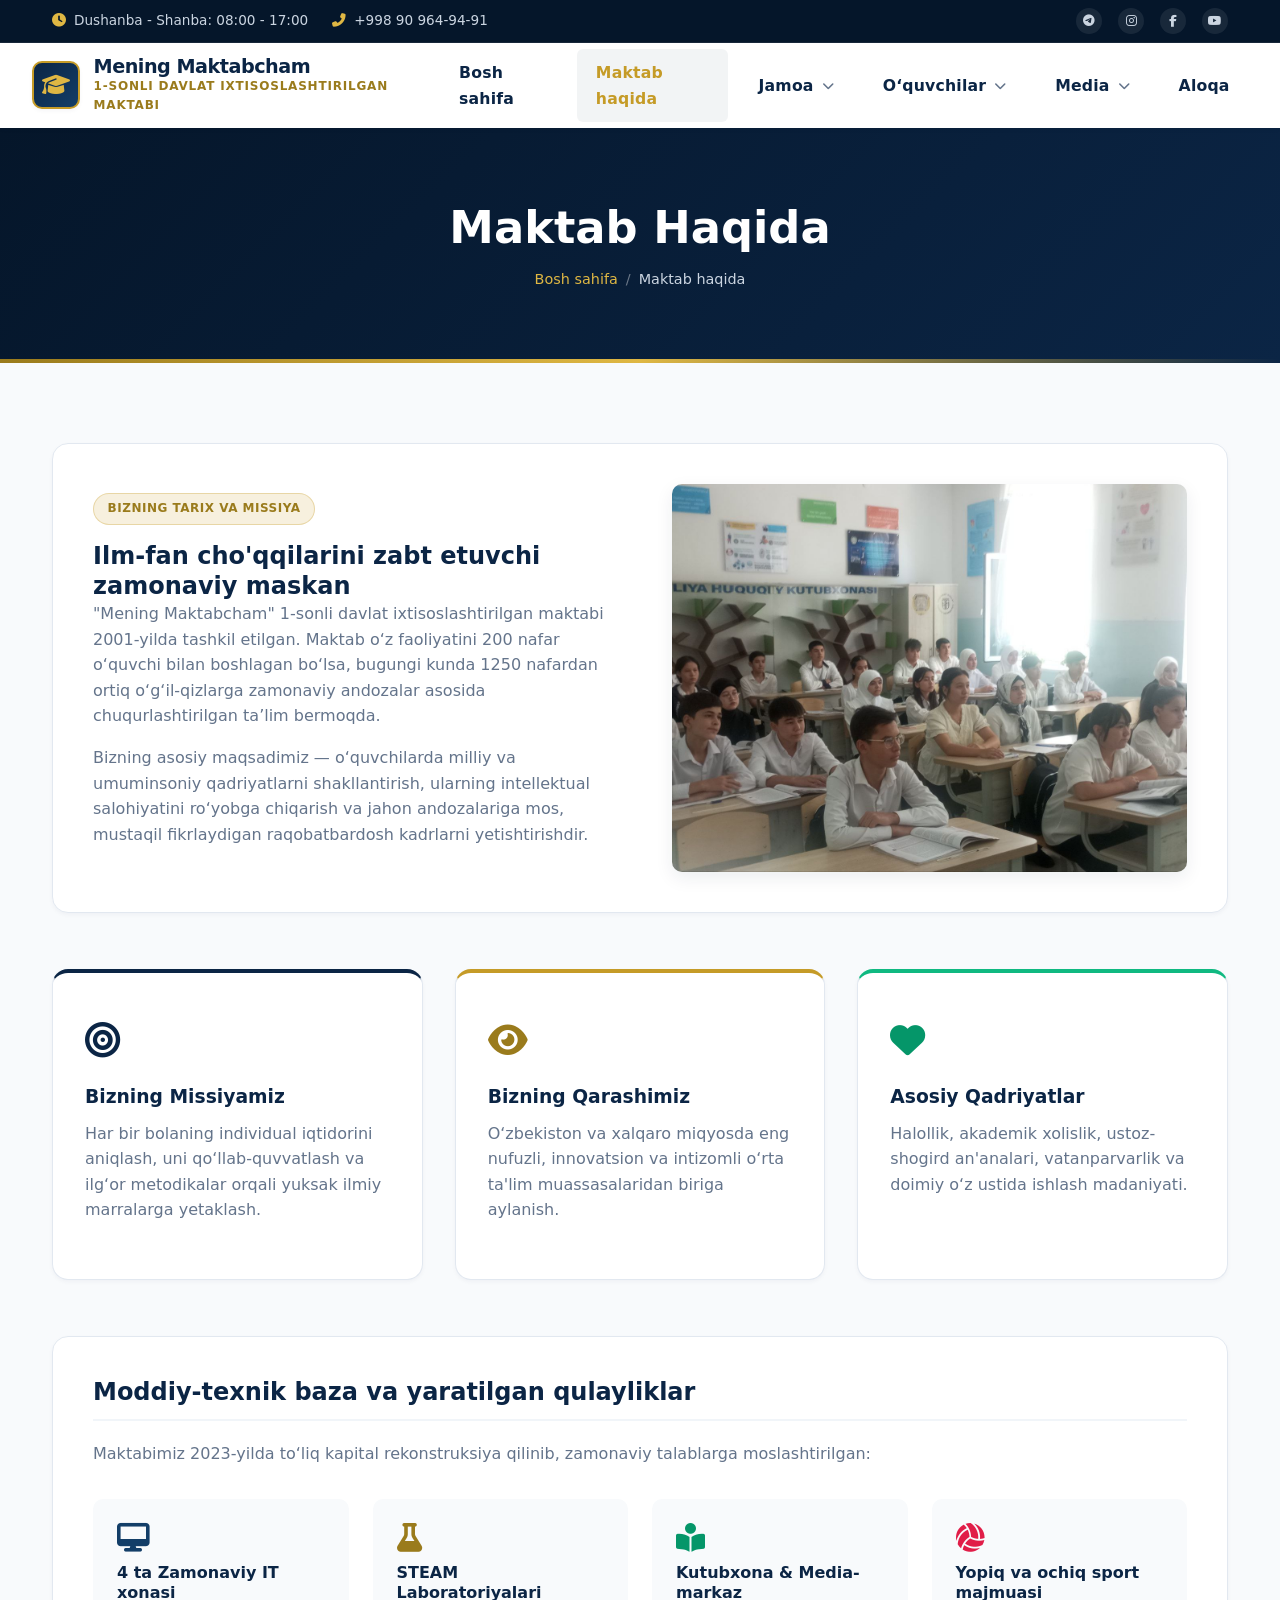
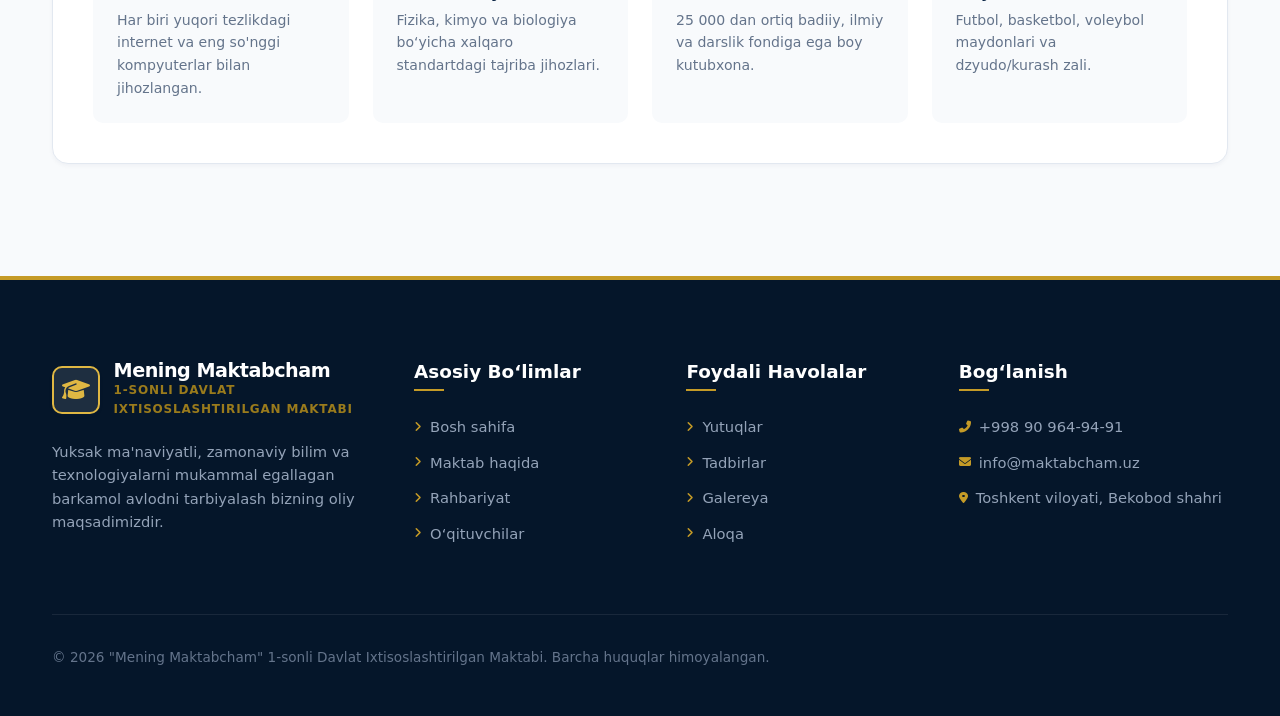
<file: about.html>
<!DOCTYPE html>
<html lang="uz">
<head>
  <meta charset="UTF-8">
  <meta name="viewport" content="width=device-width, initial-scale=1.0">
  <title>Maktab Haqida — Mening Maktabcham</title>
  <link rel="icon" type="image/svg+xml" href="data:image/svg+xml,<svg xmlns='http://www.w3.org/2000/svg' viewBox='0 0 24 24' fill='%23C59B27'><path d='M12 3L1 9l4 2.18v6L12 21l7-3.82v-6l2-1.09V17h2V9L12 3zm6.82 6L12 12.72 5.18 9 12 5.28 18.82 9zM17 15.99l-5 2.73-5-2.73v-3.72L12 15l5-2.73v3.72z'/></svg>">
  <link rel="stylesheet" href="https://cdnjs.cloudflare.com/ajax/libs/font-awesome/6.5.1/css/all.min.css">
  <link rel="stylesheet" href="css/style.css">
  <link rel="stylesheet" href="css/responsive.css">
</head>
<body>

  <div class="topbar">
    <div class="container">
      <div class="topbar-info">
        <span><i class="fas fa-clock"></i> Dushanba - Shanba: 08:00 - 17:00</span>
        <a href="tel:+998909649491"><i class="fas fa-phone-alt"></i> +998 90 964-94-91</a>
      </div>
      <div class="topbar-social">
        <a href="https://t.me" target="_blank"><i class="fab fa-telegram-plane"></i></a>
        <a href="https://instagram.com" target="_blank"><i class="fab fa-instagram"></i></a>
        <a href="https://facebook.com" target="_blank"><i class="fab fa-facebook-f"></i></a>
        <a href="https://youtube.com" target="_blank"><i class="fab fa-youtube"></i></a>
      </div>
    </div>
  </div>

  <header class="navbar-wrapper">
    <div class="container">
      <nav class="navbar">
        <a href="index.html" class="logo">
          <div class="logo-icon"><i class="fas fa-graduation-cap"></i></div>
          <div class="logo-text">
            <span class="logo-title">Mening Maktabcham</span>
            <span class="logo-subtitle">1-sonli Davlat Ixtisoslashtirilgan Maktabi</span>
          </div>
        </a>

        <ul class="nav-menu">
          <li class="nav-item"><a href="index.html" class="nav-link">Bosh sahifa</a></li>
          <li class="nav-item active"><a href="about.html" class="nav-link">Maktab haqida</a></li>
          <li class="nav-item has-dropdown">
            <a href="#" class="nav-link">Jamoa <i class="fas fa-chevron-down"></i></a>
            <ul class="dropdown-menu">
              <li><a href="management.html" class="dropdown-item"><i class="fas fa-user-tie"></i> Rahbariyat</a></li>
              <li><a href="teachers.html" class="dropdown-item"><i class="fas fa-chalkboard-teacher"></i> O‘qituvchilar</a></li>
            </ul>
          </li>
          <li class="nav-item has-dropdown">
            <a href="#" class="nav-link">O‘quvchilar <i class="fas fa-chevron-down"></i></a>
            <ul class="dropdown-menu">
              <li><a href="achievements.html" class="dropdown-item"><i class="fas fa-award"></i> Yutuqlar</a></li>
              <li><a href="events.html" class="dropdown-item"><i class="fas fa-calendar-alt"></i> Tadbirlar</a></li>
            </ul>
          </li>
          <li class="nav-item has-dropdown">
            <a href="#" class="nav-link">Media <i class="fas fa-chevron-down"></i></a>
            <ul class="dropdown-menu">
              <li><a href="gallery.html" class="dropdown-item"><i class="fas fa-images"></i> Galereya</a></li>
            </ul>
          </li>
          <li class="nav-item"><a href="contact.html" class="nav-link">Aloqa</a></li>
        </ul>

        <div class="nav-actions">
          <button class="mobile-toggle" aria-label="Menyuni ochish"><i class="fas fa-bars"></i></button>
        </div>
      </nav>
    </div>
  </header>

  <section class="page-header">
    <div class="container">
      <h1 class="page-header-title">Maktab Haqida</h1>
      <div class="page-breadcrumbs">
        <a href="index.html">Bosh sahifa</a>
        <span class="sep">/</span>
        <span>Maktab haqida</span>
      </div>
    </div>
  </section>

  <main style="padding: 5rem 0;">
    <div class="container">
      
      <div class="content-box">
        <div class="about-grid">
          <div>
            <span class="badge badge-gold" style="margin-bottom: 1rem;">Bizning Tarix va Missiya</span>
            <h2>Ilm-fan cho'qqilarini zabt etuvchi zamonaviy maskan</h2>
            <p>
              "Mening Maktabcham" 1-sonli davlat ixtisoslashtirilgan maktabi 2001-yilda tashkil etilgan. Maktab o‘z faoliyatini 200 nafar o‘quvchi bilan boshlagan bo‘lsa, bugungi kunda 1250 nafardan ortiq o‘g‘il-qizlarga zamonaviy andozalar asosida chuqurlashtirilgan ta’lim bermoqda.
            </p>
            <p>
              Bizning asosiy maqsadimiz — o‘quvchilarda milliy va umuminsoniy qadriyatlarni shakllantirish, ularning intellektual salohiyatini ro‘yobga chiqarish va jahon andozalariga mos, mustaqil fikrlaydigan raqobatbardosh kadrlarni yetishtirishdir.
            </p>
          </div>
          <div>
            <img src="images/sinfxona-kutubxona-dars.jpg" alt="Maktab o'quvchilari dars jarayonida" style="border-radius: var(--radius-md); box-shadow: var(--shadow-md);">
          </div>
        </div>
      </div>

      <div class="values-grid">
        <div style="background: var(--bg-white); padding: 2.5rem 2rem; border-radius: var(--radius-lg); border: 1px solid var(--card-border); border-top: 4px solid var(--navy-primary); box-shadow: var(--shadow-sm);">
          <div style="font-size: 2.2rem; color: var(--navy-primary); margin-bottom: 1rem;"><i class="fas fa-bullseye"></i></div>
          <h3 style="margin-bottom: 0.75rem;">Bizning Missiyamiz</h3>
          <p>Har bir bolaning individual iqtidorini aniqlash, uni qo‘llab-quvvatlash va ilg‘or metodikalar orqali yuksak ilmiy marralarga yetaklash.</p>
        </div>

        <div style="background: var(--bg-white); padding: 2.5rem 2rem; border-radius: var(--radius-lg); border: 1px solid var(--card-border); border-top: 4px solid var(--gold-primary); box-shadow: var(--shadow-sm);">
          <div style="font-size: 2.2rem; color: var(--gold-dark); margin-bottom: 1rem;"><i class="fas fa-eye"></i></div>
          <h3 style="margin-bottom: 0.75rem;">Bizning Qarashimiz</h3>
          <p>O‘zbekiston va xalqaro miqyosda eng nufuzli, innovatsion va intizomli o‘rta ta'lim muassasalaridan biriga aylanish.</p>
        </div>

        <div style="background: var(--bg-white); padding: 2.5rem 2rem; border-radius: var(--radius-lg); border: 1px solid var(--card-border); border-top: 4px solid var(--emerald); box-shadow: var(--shadow-sm);">
          <div style="font-size: 2.2rem; color: var(--emerald-dark); margin-bottom: 1rem;"><i class="fas fa-heart"></i></div>
          <h3 style="margin-bottom: 0.75rem;">Asosiy Qadriyatlar</h3>
          <p>Halollik, akademik xolislik, ustoz-shogird an'analari, vatanparvarlik va doimiy o‘z ustida ishlash madaniyati.</p>
        </div>
      </div>

      <div class="content-box">
        <h3>Moddiy-texnik baza va yaratilgan qulayliklar</h3>
        <p>Maktabimiz 2023-yilda to‘liq kapital rekonstruksiya qilinib, zamonaviy talablarga moslashtirilgan:</p>
        
        <div class="facilities-grid">
          <div style="background: var(--bg-light); padding: 1.5rem; border-radius: var(--radius-md);">
            <i class="fas fa-desktop" style="font-size: 1.8rem; color: var(--navy-light); margin-bottom: 0.75rem;"></i>
            <h4 style="margin-bottom: 0.35rem;">4 ta Zamonaviy IT xonasi</h4>
            <p style="font-size: 0.88rem; margin: 0;">Har biri yuqori tezlikdagi internet va eng so'nggi kompyuterlar bilan jihozlangan.</p>
          </div>

          <div style="background: var(--bg-light); padding: 1.5rem; border-radius: var(--radius-md);">
            <i class="fas fa-flask" style="font-size: 1.8rem; color: var(--gold-dark); margin-bottom: 0.75rem;"></i>
            <h4 style="margin-bottom: 0.35rem;">STEAM Laboratoriyalari</h4>
            <p style="font-size: 0.88rem; margin: 0;">Fizika, kimyo va biologiya bo‘yicha xalqaro standartdagi tajriba jihozlari.</p>
          </div>

          <div style="background: var(--bg-light); padding: 1.5rem; border-radius: var(--radius-md);">
            <i class="fas fa-book-reader" style="font-size: 1.8rem; color: var(--emerald-dark); margin-bottom: 0.75rem;"></i>
            <h4 style="margin-bottom: 0.35rem;">Kutubxona & Media-markaz</h4>
            <p style="font-size: 0.88rem; margin: 0;">25 000 dan ortiq badiiy, ilmiy va darslik fondiga ega boy kutubxona.</p>
          </div>

          <div style="background: var(--bg-light); padding: 1.5rem; border-radius: var(--radius-md);">
            <i class="fas fa-volleyball-ball" style="font-size: 1.8rem; color: #e11d48; margin-bottom: 0.75rem;"></i>
            <h4 style="margin-bottom: 0.35rem;">Yopiq va ochiq sport majmuasi</h4>
            <p style="font-size: 0.88rem; margin: 0;">Futbol, basketbol, voleybol maydonlari va dzyudo/kurash zali.</p>
          </div>
        </div>
      </div>

    </div>
  </main>

  <footer class="footer">
    <div class="container">
      <div class="footer-grid">
        <div class="footer-brand">
          <a href="index.html" class="logo">
            <div class="logo-icon" style="background: rgba(255,255,255,0.1); border-color: var(--gold-light);">
              <i class="fas fa-graduation-cap"></i>
            </div>
            <div class="logo-text">
              <span class="logo-title">Mening Maktabcham</span>
              <span class="logo-subtitle">1-sonli Davlat Ixtisoslashtirilgan Maktabi</span>
            </div>
          </a>
          <p>Yuksak ma'naviyatli, zamonaviy bilim va texnologiyalarni mukammal egallagan barkamol avlodni tarbiyalash bizning oliy maqsadimizdir.</p>
        </div>

        <div class="footer-col">
          <h4>Asosiy Bo‘limlar</h4>
          <ul class="footer-links">
            <li><a href="index.html"><i class="fas fa-angle-right"></i> Bosh sahifa</a></li>
            <li><a href="about.html"><i class="fas fa-angle-right"></i> Maktab haqida</a></li>
            <li><a href="management.html"><i class="fas fa-angle-right"></i> Rahbariyat</a></li>
            <li><a href="teachers.html"><i class="fas fa-angle-right"></i> O‘qituvchilar</a></li>
          </ul>
        </div>

        <div class="footer-col">
          <h4>Foydali Havolalar</h4>
          <ul class="footer-links">
            <li><a href="achievements.html"><i class="fas fa-angle-right"></i> Yutuqlar</a></li>
            <li><a href="events.html"><i class="fas fa-angle-right"></i> Tadbirlar</a></li>
            <li><a href="gallery.html"><i class="fas fa-angle-right"></i> Galereya</a></li>
            <li><a href="contact.html"><i class="fas fa-angle-right"></i> Aloqa</a></li>
          </ul>
        </div>

        <div class="footer-col">
          <h4>Bog‘lanish</h4>
          <ul class="footer-links">
            <li><a href="tel:+998909649491"><i class="fas fa-phone-alt"></i> +998 90 964-94-91</a></li>
            <li><a href="mailto:info@maktabcham.uz"><i class="fas fa-envelope"></i> info@maktabcham.uz</a></li>
            <li><a href="#"><i class="fas fa-map-marker-alt"></i> Toshkent viloyati, Bekobod shahri</a></li>
          </ul>
        </div>
      </div>

      <div class="footer-bottom">
        <p>&copy; 2026 "Mening Maktabcham" 1-sonli Davlat Ixtisoslashtirilgan Maktabi. Barcha huquqlar himoyalangan.</p>
      </div>
    </div>
  </footer>

  <script src="js/main.js"></script>
</body>
</html>
</file>
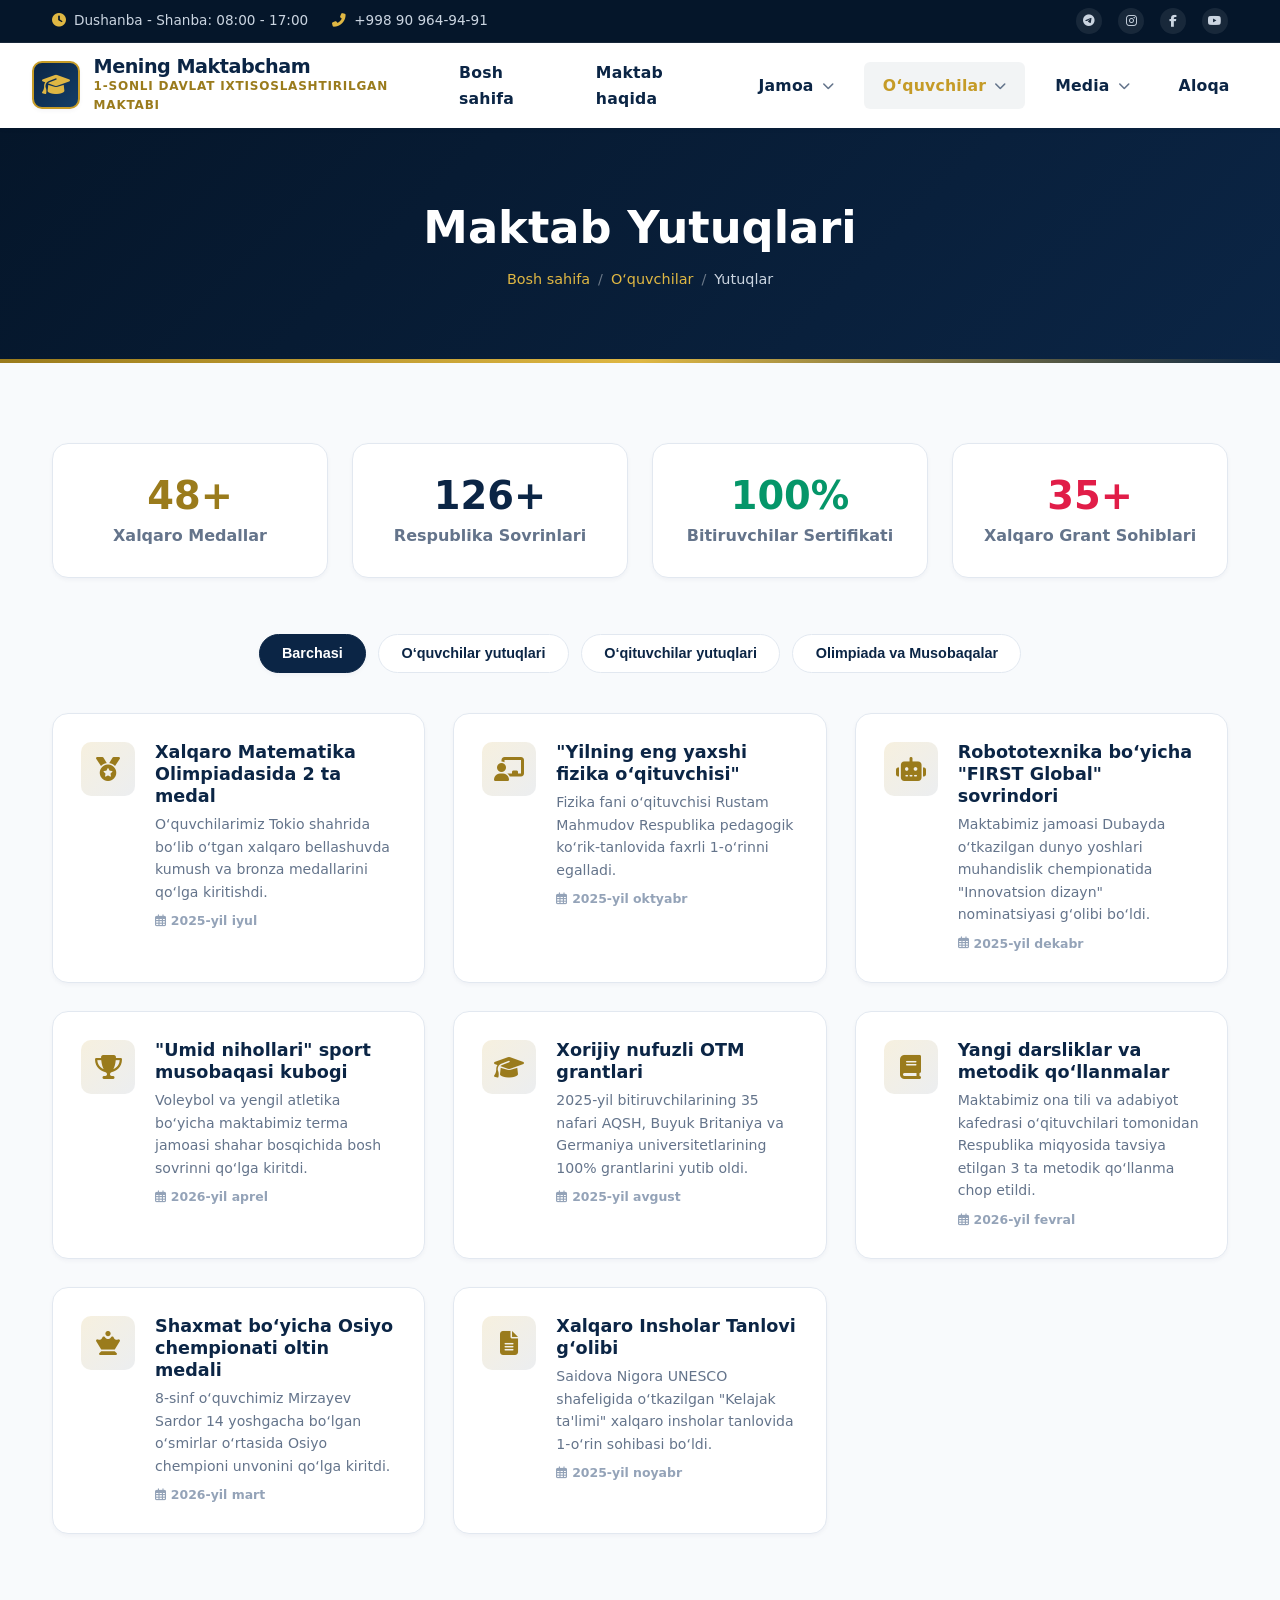
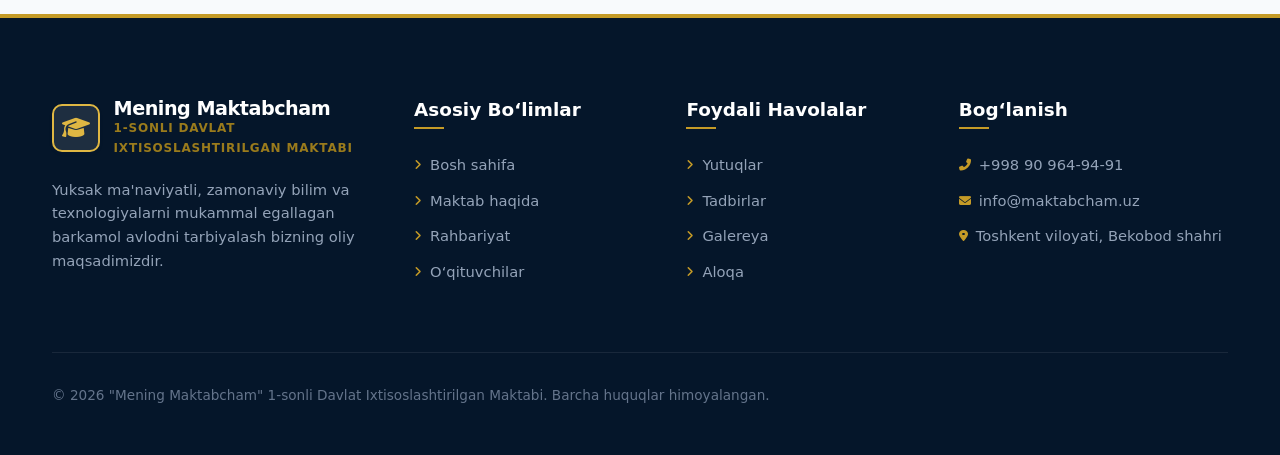
<file: achievements.html>
<!DOCTYPE html>
<html lang="uz">
<head>
  <meta charset="UTF-8">
  <meta name="viewport" content="width=device-width, initial-scale=1.0">
  <title>Yutuqlar — Mening Maktabcham</title>
  <link rel="icon" type="image/svg+xml" href="data:image/svg+xml,<svg xmlns='http://www.w3.org/2000/svg' viewBox='0 0 24 24' fill='%23C59B27'><path d='M12 3L1 9l4 2.18v6L12 21l7-3.82v-6l2-1.09V17h2V9L12 3zm6.82 6L12 12.72 5.18 9 12 5.28 18.82 9zM17 15.99l-5 2.73-5-2.73v-3.72L12 15l5-2.73v3.72z'/></svg>">
  <link rel="stylesheet" href="https://cdnjs.cloudflare.com/ajax/libs/font-awesome/6.5.1/css/all.min.css">
  <link rel="stylesheet" href="css/style.css">
  <link rel="stylesheet" href="css/responsive.css">
</head>
<body>

  <div class="topbar">
    <div class="container">
      <div class="topbar-info">
        <span><i class="fas fa-clock"></i> Dushanba - Shanba: 08:00 - 17:00</span>
        <a href="tel:+998909649491"><i class="fas fa-phone-alt"></i> +998 90 964-94-91</a>
      </div>
      <div class="topbar-social">
        <a href="https://t.me" target="_blank"><i class="fab fa-telegram-plane"></i></a>
        <a href="https://instagram.com" target="_blank"><i class="fab fa-instagram"></i></a>
        <a href="https://facebook.com" target="_blank"><i class="fab fa-facebook-f"></i></a>
        <a href="https://youtube.com" target="_blank"><i class="fab fa-youtube"></i></a>
      </div>
    </div>
  </div>

  <header class="navbar-wrapper">
    <div class="container">
      <nav class="navbar">
        <a href="index.html" class="logo">
          <div class="logo-icon"><i class="fas fa-graduation-cap"></i></div>
          <div class="logo-text">
            <span class="logo-title">Mening Maktabcham</span>
            <span class="logo-subtitle">1-sonli Davlat Ixtisoslashtirilgan Maktabi</span>
          </div>
        </a>

        <ul class="nav-menu">
          <li class="nav-item"><a href="index.html" class="nav-link">Bosh sahifa</a></li>
          <li class="nav-item"><a href="about.html" class="nav-link">Maktab haqida</a></li>
          <li class="nav-item has-dropdown">
            <a href="#" class="nav-link">Jamoa <i class="fas fa-chevron-down"></i></a>
            <ul class="dropdown-menu">
              <li><a href="management.html" class="dropdown-item"><i class="fas fa-user-tie"></i> Rahbariyat</a></li>
              <li><a href="teachers.html" class="dropdown-item"><i class="fas fa-chalkboard-teacher"></i> O‘qituvchilar</a></li>
            </ul>
          </li>
          <li class="nav-item has-dropdown active">
            <a href="#" class="nav-link">O‘quvchilar <i class="fas fa-chevron-down"></i></a>
            <ul class="dropdown-menu">
              <li><a href="achievements.html" class="dropdown-item"><i class="fas fa-award"></i> Yutuqlar</a></li>
              <li><a href="events.html" class="dropdown-item"><i class="fas fa-calendar-alt"></i> Tadbirlar</a></li>
            </ul>
          </li>
          <li class="nav-item has-dropdown">
            <a href="#" class="nav-link">Media <i class="fas fa-chevron-down"></i></a>
            <ul class="dropdown-menu">
              <li><a href="gallery.html" class="dropdown-item"><i class="fas fa-images"></i> Galereya</a></li>
            </ul>
          </li>
          <li class="nav-item"><a href="contact.html" class="nav-link">Aloqa</a></li>
        </ul>

        <div class="nav-actions">
          <button class="mobile-toggle" aria-label="Menyuni ochish"><i class="fas fa-bars"></i></button>
        </div>
      </nav>
    </div>
  </header>

  <section class="page-header">
    <div class="container">
      <h1 class="page-header-title">Maktab Yutuqlari</h1>
      <div class="page-breadcrumbs">
        <a href="index.html">Bosh sahifa</a>
        <span class="sep">/</span>
        <a href="#">O‘quvchilar</a>
        <span class="sep">/</span>
        <span>Yutuqlar</span>
      </div>
    </div>
  </section>

  <main style="padding: 5rem 0;">
    <div class="container">
      
      <div class="stats-cards-grid">
        <div style="background: var(--bg-white); padding: 1.75rem; border-radius: var(--radius-lg); text-align: center; border: 1px solid var(--card-border); box-shadow: var(--shadow-sm);">
          <h2 style="color: var(--gold-dark); font-size: 2.4rem; margin-bottom: 0.2rem;">48+</h2>
          <p style="margin: 0; font-weight: 600;">Xalqaro Medallar</p>
        </div>
        <div style="background: var(--bg-white); padding: 1.75rem; border-radius: var(--radius-lg); text-align: center; border: 1px solid var(--card-border); box-shadow: var(--shadow-sm);">
          <h2 style="color: var(--navy-primary); font-size: 2.4rem; margin-bottom: 0.2rem;">126+</h2>
          <p style="margin: 0; font-weight: 600;">Respublika Sovrinlari</p>
        </div>
        <div style="background: var(--bg-white); padding: 1.75rem; border-radius: var(--radius-lg); text-align: center; border: 1px solid var(--card-border); box-shadow: var(--shadow-sm);">
          <h2 style="color: var(--emerald-dark); font-size: 2.4rem; margin-bottom: 0.2rem;">100%</h2>
          <p style="margin: 0; font-weight: 600;">Bitiruvchilar Sertifikati</p>
        </div>
        <div style="background: var(--bg-white); padding: 1.75rem; border-radius: var(--radius-lg); text-align: center; border: 1px solid var(--card-border); box-shadow: var(--shadow-sm);">
          <h2 style="color: #e11d48; font-size: 2.4rem; margin-bottom: 0.2rem;">35+</h2>
          <p style="margin: 0; font-weight: 600;">Xalqaro Grant Sohiblari</p>
        </div>
      </div>

      <div class="achievements-tabs">
        <button class="tab-btn active" data-tab="all">Barchasi</button>
        <button class="tab-btn" data-tab="students">O‘quvchilar yutuqlari</button>
        <button class="tab-btn" data-tab="teachers">O‘qituvchilar yutuqlari</button>
        <button class="tab-btn" data-tab="olympiad">Olimpiada va Musobaqalar</button>
      </div>

      <div class="achievements-grid">
        
        <div class="achievement-card" data-category="olympiad">
          <div class="achieve-icon-box"><i class="fas fa-medal"></i></div>
          <div class="achieve-content">
            <h4>Xalqaro Matematika Olimpiadasida 2 ta medal</h4>
            <p>O‘quvchilarimiz Tokio shahrida bo‘lib o‘tgan xalqaro bellashuvda kumush va bronza medallarini qo‘lga kiritishdi.</p>
            <div class="achieve-date"><i class="far fa-calendar-alt"></i> 2025-yil iyul</div>
          </div>
        </div>

        <div class="achievement-card" data-category="teachers">
          <div class="achieve-icon-box"><i class="fas fa-chalkboard-teacher"></i></div>
          <div class="achieve-content">
            <h4>"Yilning eng yaxshi fizika o‘qituvchisi"</h4>
            <p>Fizika fani o‘qituvchisi Rustam Mahmudov Respublika pedagogik ko‘rik-tanlovida faxrli 1-o‘rinni egalladi.</p>
            <div class="achieve-date"><i class="far fa-calendar-alt"></i> 2025-yil oktyabr</div>
          </div>
        </div>

        <div class="achievement-card" data-category="students">
          <div class="achieve-icon-box"><i class="fas fa-robot"></i></div>
          <div class="achieve-content">
            <h4>Robototexnika bo‘yicha "FIRST Global" sovrindori</h4>
            <p>Maktabimiz jamoasi Dubayda o‘tkazilgan dunyo yoshlari muhandislik chempionatida "Innovatsion dizayn" nominatsiyasi g‘olibi bo‘ldi.</p>
            <div class="achieve-date"><i class="far fa-calendar-alt"></i> 2025-yil dekabr</div>
          </div>
        </div>

        <div class="achievement-card" data-category="olympiad">
          <div class="achieve-icon-box"><i class="fas fa-trophy"></i></div>
          <div class="achieve-content">
            <h4>"Umid nihollari" sport musobaqasi kubogi</h4>
            <p>Voleybol va yengil atletika bo‘yicha maktabimiz terma jamoasi shahar bosqichida bosh sovrinni qo‘lga kiritdi.</p>
            <div class="achieve-date"><i class="far fa-calendar-alt"></i> 2026-yil aprel</div>
          </div>
        </div>

        <div class="achievement-card" data-category="students">
          <div class="achieve-icon-box"><i class="fas fa-graduation-cap"></i></div>
          <div class="achieve-content">
            <h4>Xorijiy nufuzli OTM grantlari</h4>
            <p>2025-yil bitiruvchilarining 35 nafari AQSH, Buyuk Britaniya va Germaniya universitetlarining 100% grantlarini yutib oldi.</p>
            <div class="achieve-date"><i class="far fa-calendar-alt"></i> 2025-yil avgust</div>
          </div>
        </div>

        <div class="achievement-card" data-category="teachers">
          <div class="achieve-icon-box"><i class="fas fa-book"></i></div>
          <div class="achieve-content">
            <h4>Yangi darsliklar va metodik qo‘llanmalar</h4>
            <p>Maktabimiz ona tili va adabiyot kafedrasi o‘qituvchilari tomonidan Respublika miqyosida tavsiya etilgan 3 ta metodik qo‘llanma chop etildi.</p>
            <div class="achieve-date"><i class="far fa-calendar-alt"></i> 2026-yil fevral</div>
          </div>
        </div>

        <div class="achievement-card" data-category="olympiad">
          <div class="achieve-icon-box"><i class="fas fa-chess-queen"></i></div>
          <div class="achieve-content">
            <h4>Shaxmat bo‘yicha Osiyo chempionati oltin medali</h4>
            <p>8-sinf o‘quvchimiz Mirzayev Sardor 14 yoshgacha bo‘lgan o‘smirlar o‘rtasida Osiyo chempioni unvonini qo‘lga kiritdi.</p>
            <div class="achieve-date"><i class="far fa-calendar-alt"></i> 2026-yil mart</div>
          </div>
        </div>

        <div class="achievement-card" data-category="students">
          <div class="achieve-icon-box"><i class="fas fa-file-alt"></i></div>
          <div class="achieve-content">
            <h4>Xalqaro Insholar Tanlovi g‘olibi</h4>
            <p>Saidova Nigora UNESCO shafeligida o‘tkazilgan "Kelajak ta'limi" xalqaro insholar tanlovida 1-o‘rin sohibasi bo‘ldi.</p>
            <div class="achieve-date"><i class="far fa-calendar-alt"></i> 2025-yil noyabr</div>
          </div>
        </div>

      </div>

    </div>
  </main>

  <footer class="footer">
    <div class="container">
      <div class="footer-grid">
        <div class="footer-brand">
          <a href="index.html" class="logo">
            <div class="logo-icon" style="background: rgba(255,255,255,0.1); border-color: var(--gold-light);">
              <i class="fas fa-graduation-cap"></i>
            </div>
            <div class="logo-text">
              <span class="logo-title">Mening Maktabcham</span>
              <span class="logo-subtitle">1-sonli Davlat Ixtisoslashtirilgan Maktabi</span>
            </div>
          </a>
          <p>Yuksak ma'naviyatli, zamonaviy bilim va texnologiyalarni mukammal egallagan barkamol avlodni tarbiyalash bizning oliy maqsadimizdir.</p>
        </div>

        <div class="footer-col">
          <h4>Asosiy Bo‘limlar</h4>
          <ul class="footer-links">
            <li><a href="index.html"><i class="fas fa-angle-right"></i> Bosh sahifa</a></li>
            <li><a href="about.html"><i class="fas fa-angle-right"></i> Maktab haqida</a></li>
            <li><a href="management.html"><i class="fas fa-angle-right"></i> Rahbariyat</a></li>
            <li><a href="teachers.html"><i class="fas fa-angle-right"></i> O‘qituvchilar</a></li>
          </ul>
        </div>

        <div class="footer-col">
          <h4>Foydali Havolalar</h4>
          <ul class="footer-links">
            <li><a href="achievements.html"><i class="fas fa-angle-right"></i> Yutuqlar</a></li>
            <li><a href="events.html"><i class="fas fa-angle-right"></i> Tadbirlar</a></li>
            <li><a href="gallery.html"><i class="fas fa-angle-right"></i> Galereya</a></li>
            <li><a href="contact.html"><i class="fas fa-angle-right"></i> Aloqa</a></li>
          </ul>
        </div>

        <div class="footer-col">
          <h4>Bog‘lanish</h4>
          <ul class="footer-links">
            <li><a href="tel:+998909649491"><i class="fas fa-phone-alt"></i> +998 90 964-94-91</a></li>
            <li><a href="mailto:info@maktabcham.uz"><i class="fas fa-envelope"></i> info@maktabcham.uz</a></li>
            <li><a href="#"><i class="fas fa-map-marker-alt"></i> Toshkent viloyati, Bekobod shahri</a></li>
          </ul>
        </div>
      </div>

      <div class="footer-bottom">
        <p>&copy; 2026 "Mening Maktabcham" 1-sonli Davlat Ixtisoslashtirilgan Maktabi. Barcha huquqlar himoyalangan.</p>
      </div>
    </div>
  </footer>

  <script src="js/main.js"></script>
</body>
</html>
</file>
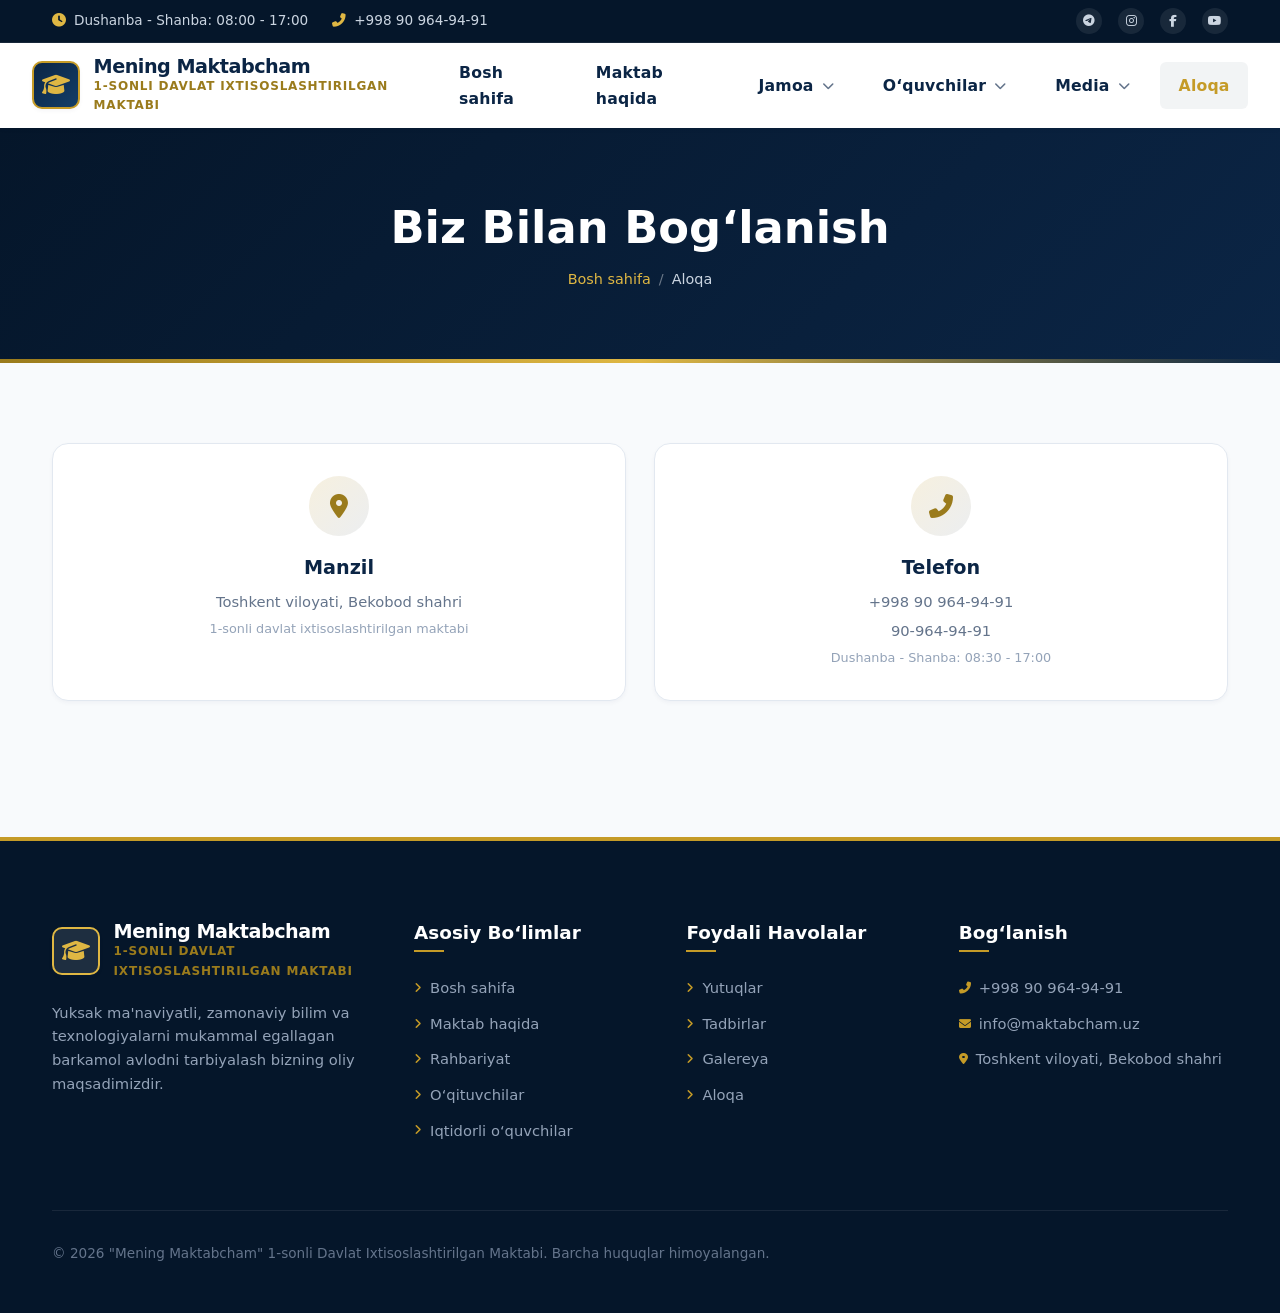
<file: contact.html>
<!DOCTYPE html>
<html lang="uz">
<head>
  <meta charset="UTF-8">
  <meta name="viewport" content="width=device-width, initial-scale=1.0">
  <title>Aloqa — Mening Maktabcham</title>
  <link rel="icon" type="image/svg+xml" href="data:image/svg+xml,<svg xmlns='http://www.w3.org/2000/svg' viewBox='0 0 24 24' fill='%23C59B27'><path d='M12 3L1 9l4 2.18v6L12 21l7-3.82v-6l2-1.09V17h2V9L12 3zm6.82 6L12 12.72 5.18 9 12 5.28 18.82 9zM17 15.99l-5 2.73-5-2.73v-3.72L12 15l5-2.73v3.72z'/></svg>">
  <link rel="stylesheet" href="https://cdnjs.cloudflare.com/ajax/libs/font-awesome/6.5.1/css/all.min.css">
  <link rel="stylesheet" href="css/style.css">
  <link rel="stylesheet" href="css/responsive.css">
</head>
<body>

  <div class="topbar">
    <div class="container">
      <div class="topbar-info">
        <span><i class="fas fa-clock"></i> Dushanba - Shanba: 08:00 - 17:00</span>
        <a href="tel:+998909649491"><i class="fas fa-phone-alt"></i> +998 90 964-94-91</a>
      </div>
      <div class="topbar-social">
        <a href="https://t.me" target="_blank"><i class="fab fa-telegram-plane"></i></a>
        <a href="https://instagram.com" target="_blank"><i class="fab fa-instagram"></i></a>
        <a href="https://facebook.com" target="_blank"><i class="fab fa-facebook-f"></i></a>
        <a href="https://youtube.com" target="_blank"><i class="fab fa-youtube"></i></a>
      </div>
    </div>
  </div>

  <header class="navbar-wrapper">
    <div class="container">
      <nav class="navbar">
        <a href="index.html" class="logo">
          <div class="logo-icon"><i class="fas fa-graduation-cap"></i></div>
          <div class="logo-text">
            <span class="logo-title">Mening Maktabcham</span>
            <span class="logo-subtitle">1-sonli Davlat Ixtisoslashtirilgan Maktabi</span>
          </div>
        </a>

        <ul class="nav-menu">
          <li class="nav-item"><a href="index.html" class="nav-link">Bosh sahifa</a></li>
          <li class="nav-item"><a href="about.html" class="nav-link">Maktab haqida</a></li>
          <li class="nav-item has-dropdown">
            <a href="#" class="nav-link">Jamoa <i class="fas fa-chevron-down"></i></a>
            <ul class="dropdown-menu">
              <li><a href="management.html" class="dropdown-item"><i class="fas fa-user-tie"></i> Rahbariyat</a></li>
              <li><a href="teachers.html" class="dropdown-item"><i class="fas fa-chalkboard-teacher"></i> O‘qituvchilar</a></li>
            </ul>
          </li>
          <li class="nav-item has-dropdown">
            <a href="#" class="nav-link">O‘quvchilar <i class="fas fa-chevron-down"></i></a>
            <ul class="dropdown-menu">
              <li><a href="students.html" class="dropdown-item"><i class="fas fa-user-graduate"></i> Iqtidorli o‘quvchilar</a></li>
              <li><a href="achievements.html" class="dropdown-item"><i class="fas fa-award"></i> Yutuqlar</a></li>
              <li><a href="events.html" class="dropdown-item"><i class="fas fa-calendar-alt"></i> Tadbirlar</a></li>
            </ul>
          </li>
          <li class="nav-item has-dropdown">
            <a href="#" class="nav-link">Media <i class="fas fa-chevron-down"></i></a>
            <ul class="dropdown-menu">
              <li><a href="gallery.html" class="dropdown-item"><i class="fas fa-images"></i> Galereya</a></li>
            </ul>
          </li>
          <li class="nav-item active"><a href="contact.html" class="nav-link">Aloqa</a></li>
        </ul>

        <div class="nav-actions">
          <button class="mobile-toggle" aria-label="Menyuni ochish"><i class="fas fa-bars"></i></button>
        </div>
      </nav>
    </div>
  </header>

  <section class="page-header">
    <div class="container">
      <h1 class="page-header-title">Biz Bilan Bog‘lanish</h1>
      <div class="page-breadcrumbs">
        <a href="index.html">Bosh sahifa</a>
        <span class="sep">/</span>
        <span>Aloqa</span>
      </div>
    </div>
  </section>

  <main style="padding: 5rem 0;">
    <div class="container">
      
      <div class="contact-cards-grid">
        <div class="contact-card">
          <div class="contact-card-icon"><i class="fas fa-map-marker-alt"></i></div>
          <h4>Manzil</h4>
          <p>Toshkent viloyati, Bekobod shahri</p>
          <span>1-sonli davlat ixtisoslashtirilgan maktabi</span>
        </div>

        <div class="contact-card">
          <div class="contact-card-icon"><i class="fas fa-phone-alt"></i></div>
          <h4>Telefon</h4>
          <p><a href="tel:+998909649491">+998 90 964-94-91</a></p>
          <p><a href="tel:+998909649491">90-964-94-91</a></p>
          <span>Dushanba - Shanba: 08:30 - 17:00</span>
        </div>
      </div>

    </div>
  </main>

  <footer class="footer">
    <div class="container">
      <div class="footer-grid">
        <div class="footer-brand">
          <a href="index.html" class="logo">
            <div class="logo-icon" style="background: rgba(255,255,255,0.1); border-color: var(--gold-light);">
              <i class="fas fa-graduation-cap"></i>
            </div>
            <div class="logo-text">
              <span class="logo-title">Mening Maktabcham</span>
              <span class="logo-subtitle">1-sonli Davlat Ixtisoslashtirilgan Maktabi</span>
            </div>
          </a>
          <p>Yuksak ma'naviyatli, zamonaviy bilim va texnologiyalarni mukammal egallagan barkamol avlodni tarbiyalash bizning oliy maqsadimizdir.</p>
        </div>

        <div class="footer-col">
          <h4>Asosiy Bo‘limlar</h4>
          <ul class="footer-links">
            <li><a href="index.html"><i class="fas fa-angle-right"></i> Bosh sahifa</a></li>
            <li><a href="about.html"><i class="fas fa-angle-right"></i> Maktab haqida</a></li>
            <li><a href="management.html"><i class="fas fa-angle-right"></i> Rahbariyat</a></li>
            <li><a href="teachers.html"><i class="fas fa-angle-right"></i> O‘qituvchilar</a></li>
            <li><a href="students.html"><i class="fas fa-angle-right"></i> Iqtidorli o‘quvchilar</a></li>
          </ul>
        </div>

        <div class="footer-col">
          <h4>Foydali Havolalar</h4>
          <ul class="footer-links">
            <li><a href="achievements.html"><i class="fas fa-angle-right"></i> Yutuqlar</a></li>
            <li><a href="events.html"><i class="fas fa-angle-right"></i> Tadbirlar</a></li>
            <li><a href="gallery.html"><i class="fas fa-angle-right"></i> Galereya</a></li>
            <li><a href="contact.html"><i class="fas fa-angle-right"></i> Aloqa</a></li>
          </ul>
        </div>

        <div class="footer-col">
          <h4>Bog‘lanish</h4>
          <ul class="footer-links">
            <li><a href="tel:+998909649491"><i class="fas fa-phone-alt"></i> +998 90 964-94-91</a></li>
            <li><a href="mailto:info@maktabcham.uz"><i class="fas fa-envelope"></i> info@maktabcham.uz</a></li>
            <li><a href="#"><i class="fas fa-map-marker-alt"></i> Toshkent viloyati, Bekobod shahri</a></li>
          </ul>
        </div>
      </div>

      <div class="footer-bottom">
        <p>&copy; 2026 "Mening Maktabcham" 1-sonli Davlat Ixtisoslashtirilgan Maktabi. Barcha huquqlar himoyalangan.</p>
      </div>
    </div>
  </footer>

  <script src="js/main.js"></script>
</body>
</html>
</file>
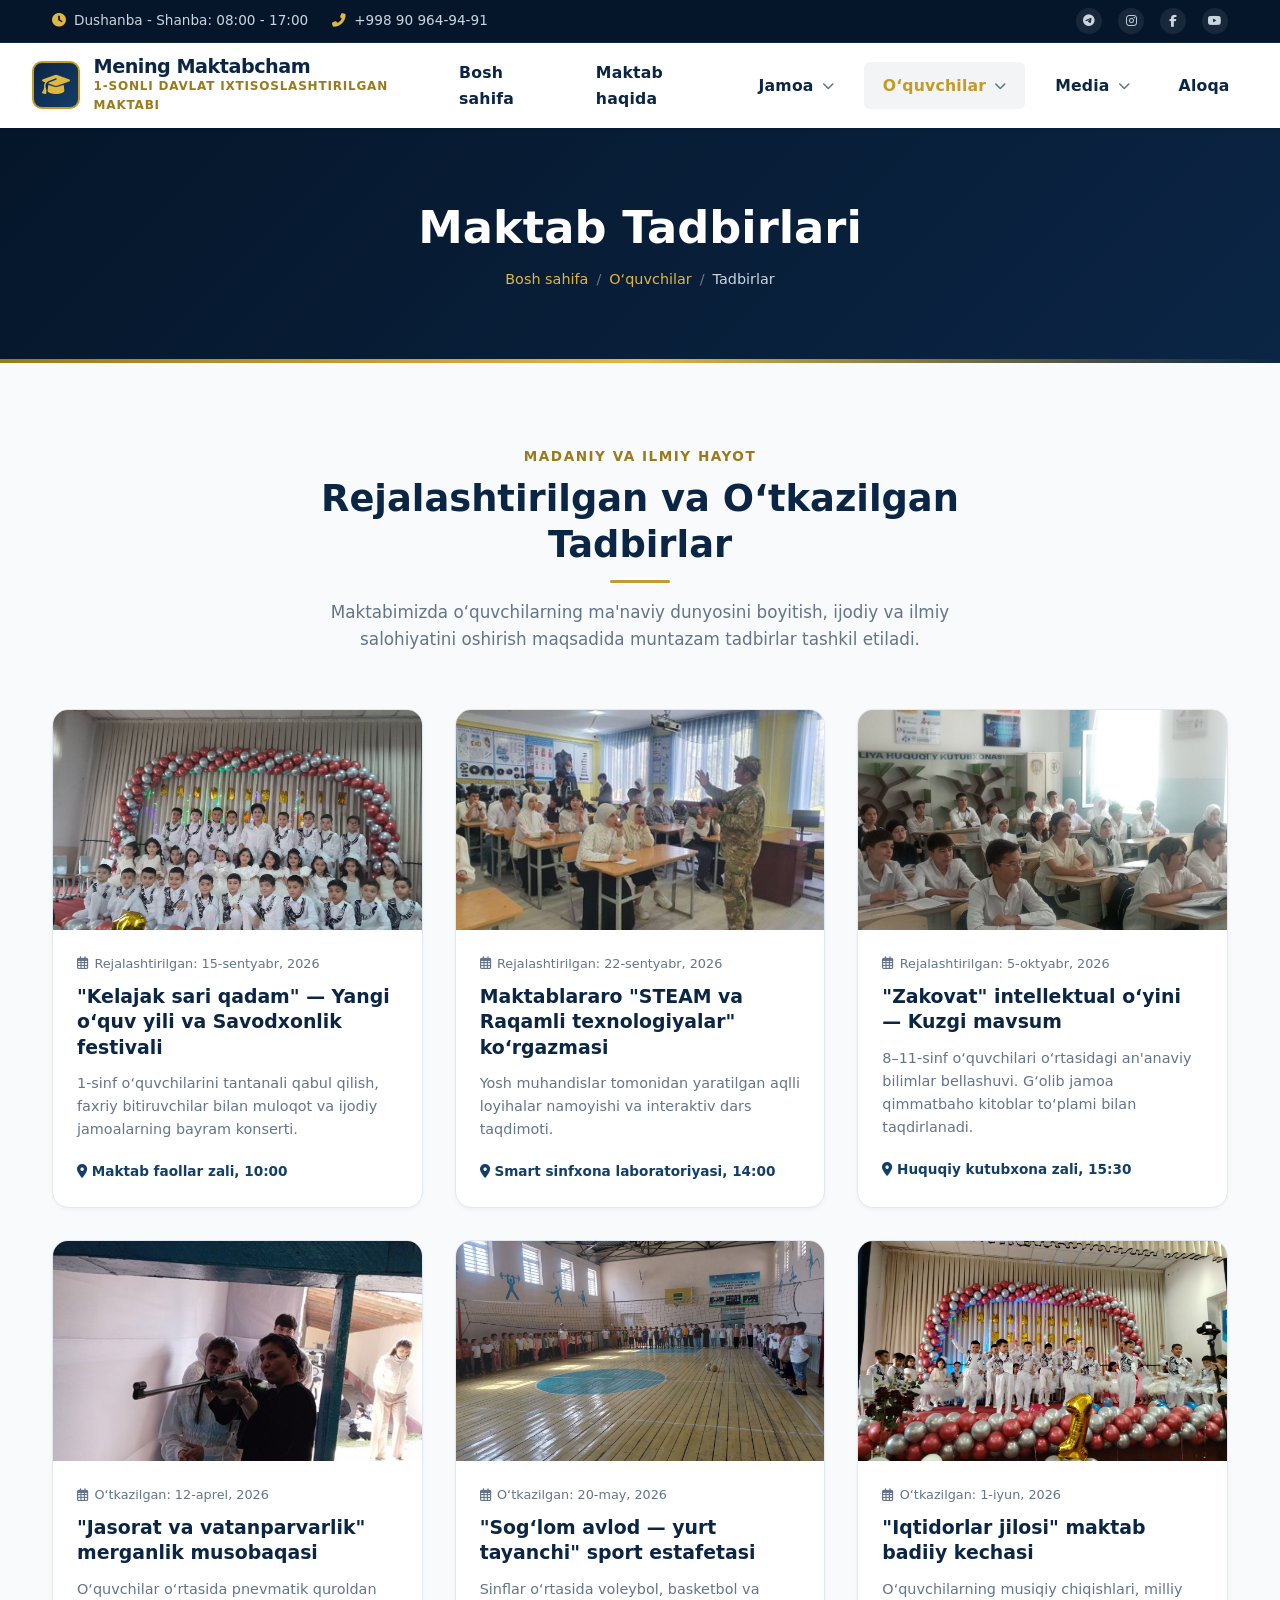
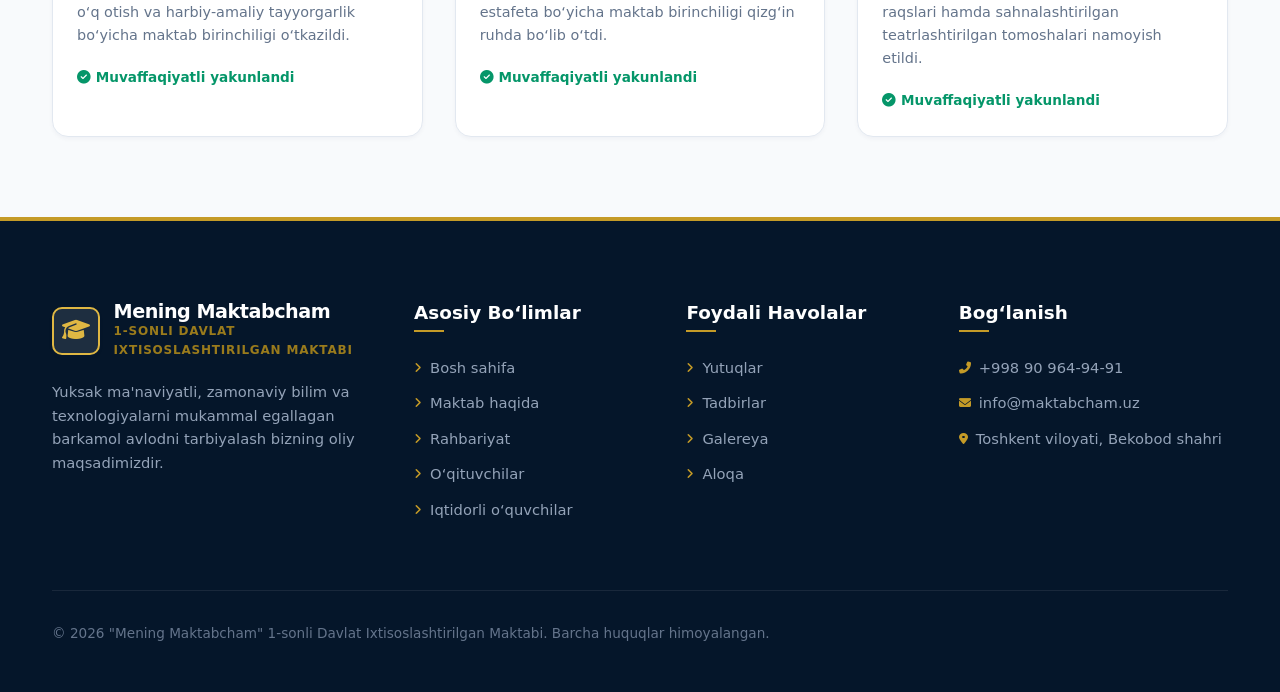
<file: events.html>
﻿<!DOCTYPE html>
<html lang="uz">
<head>
  <meta charset="UTF-8">
  <meta name="viewport" content="width=device-width, initial-scale=1.0">
  <title>Tadbirlar — Mening Maktabcham</title>
  <link rel="icon" type="image/svg+xml" href="data:image/svg+xml,<svg xmlns='http://www.w3.org/2000/svg' viewBox='0 0 24 24' fill='%23C59B27'><path d='M12 3L1 9l4 2.18v6L12 21l7-3.82v-6l2-1.09V17h2V9L12 3zm6.82 6L12 12.72 5.18 9 12 5.28 18.82 9zM17 15.99l-5 2.73-5-2.73v-3.72L12 15l5-2.73v3.72z'/></svg>">
  <link rel="stylesheet" href="https://cdnjs.cloudflare.com/ajax/libs/font-awesome/6.5.1/css/all.min.css">
  <link rel="stylesheet" href="css/style.css">
  <link rel="stylesheet" href="css/responsive.css">
</head>
<body>

  <div class="topbar">
    <div class="container">
      <div class="topbar-info">
        <span><i class="fas fa-clock"></i> Dushanba - Shanba: 08:00 - 17:00</span>
        <a href="tel:+998909649491"><i class="fas fa-phone-alt"></i> +998 90 964-94-91</a>
      </div>
      <div class="topbar-social">
        <a href="https://t.me" target="_blank"><i class="fab fa-telegram-plane"></i></a>
        <a href="https://instagram.com" target="_blank"><i class="fab fa-instagram"></i></a>
        <a href="https://facebook.com" target="_blank"><i class="fab fa-facebook-f"></i></a>
        <a href="https://youtube.com" target="_blank"><i class="fab fa-youtube"></i></a>
      </div>
    </div>
  </div>

  <header class="navbar-wrapper">
    <div class="container">
      <nav class="navbar">
        <a href="index.html" class="logo">
          <div class="logo-icon"><i class="fas fa-graduation-cap"></i></div>
          <div class="logo-text">
            <span class="logo-title">Mening Maktabcham</span>
            <span class="logo-subtitle">1-sonli Davlat Ixtisoslashtirilgan Maktabi</span>
          </div>
        </a>

        <ul class="nav-menu">
          <li class="nav-item"><a href="index.html" class="nav-link">Bosh sahifa</a></li>
          <li class="nav-item"><a href="about.html" class="nav-link">Maktab haqida</a></li>
          <li class="nav-item has-dropdown">
            <a href="#" class="nav-link">Jamoa <i class="fas fa-chevron-down"></i></a>
            <ul class="dropdown-menu">
              <li><a href="management.html" class="dropdown-item"><i class="fas fa-user-tie"></i> Rahbariyat</a></li>
              <li><a href="teachers.html" class="dropdown-item"><i class="fas fa-chalkboard-teacher"></i> O‘qituvchilar</a></li>
            </ul>
          </li>
          <li class="nav-item has-dropdown active">
            <a href="#" class="nav-link">O‘quvchilar <i class="fas fa-chevron-down"></i></a>
            <ul class="dropdown-menu">
              <li><a href="students.html" class="dropdown-item"><i class="fas fa-user-graduate"></i> Iqtidorli o‘quvchilar</a></li>
              <li><a href="achievements.html" class="dropdown-item"><i class="fas fa-award"></i> Yutuqlar</a></li>
              <li><a href="events.html" class="dropdown-item"><i class="fas fa-calendar-alt"></i> Tadbirlar</a></li>
            </ul>
          </li>
          <li class="nav-item has-dropdown">
            <a href="#" class="nav-link">Media <i class="fas fa-chevron-down"></i></a>
            <ul class="dropdown-menu">
              <li><a href="gallery.html" class="dropdown-item"><i class="fas fa-images"></i> Galereya</a></li>
            </ul>
          </li>
          <li class="nav-item"><a href="contact.html" class="nav-link">Aloqa</a></li>
        </ul>

        <div class="nav-actions">
          <button class="mobile-toggle" aria-label="Menyuni ochish"><i class="fas fa-bars"></i></button>
        </div>
      </nav>
    </div>
  </header>

  <section class="page-header">
    <div class="container">
      <h1 class="page-header-title">Maktab Tadbirlari</h1>
      <div class="page-breadcrumbs">
        <a href="index.html">Bosh sahifa</a>
        <span class="sep">/</span>
        <a href="#">O‘quvchilar</a>
        <span class="sep">/</span>
        <span>Tadbirlar</span>
      </div>
    </div>
  </section>

  <main style="padding: 5rem 0;">
    <div class="container">
      <div class="section-header">
        <span class="section-subtitle">Madaniy va ilmiy hayot</span>
        <h2 class="section-title">Rejalashtirilgan va O‘tkazilgan Tadbirlar</h2>
        <p class="section-desc">
          Maktabimizda o‘quvchilarning ma'naviy dunyosini boyitish, ijodiy va ilmiy salohiyatini oshirish maqsadida muntazam tadbirlar tashkil etiladi.
        </p>
      </div>

      <div class="news-grid">
        
        <div class="news-card">
          <div class="news-img">
            <img src="images/savodxonlik-bayrami-jamoa.jpg" alt="Savodxonlik va Alifbe bayrami">
          </div>
          <div class="news-content">
            <div class="news-date"><i class="far fa-calendar-alt"></i> Rejalashtirilgan: 15-sentyabr, 2026</div>
            <h3 class="news-title"><a href="#">"Kelajak sari qadam" — Yangi o‘quv yili va Savodxonlik festivali</a></h3>
            <p class="news-excerpt">1-sinf o‘quvchilarini tantanali qabul qilish, faxriy bitiruvchilar bilan muloqot va ijodiy jamoalarning bayram konserti.</p>
            <div style="font-size: 0.85rem; color: var(--navy-light); font-weight: 600;"><i class="fas fa-map-marker-alt"></i> Maktab faollar zali, 10:00</div>
          </div>
        </div>

        <div class="news-card">
          <div class="news-img">
            <img src="images/smart-sinf-dars.jpg" alt="Smart sinf va texnologiya">
          </div>
          <div class="news-content">
            <div class="news-date"><i class="far fa-calendar-alt"></i> Rejalashtirilgan: 22-sentyabr, 2026</div>
            <h3 class="news-title"><a href="#">Maktablararo "STEAM va Raqamli texnologiyalar" ko‘rgazmasi</a></h3>
            <p class="news-excerpt">Yosh muhandislar tomonidan yaratilgan aqlli loyihalar namoyishi va interaktiv dars taqdimoti.</p>
            <div style="font-size: 0.85rem; color: var(--navy-light); font-weight: 600;"><i class="fas fa-map-marker-alt"></i> Smart sinfxona laboratoriyasi, 14:00</div>
          </div>
        </div>

        <div class="news-card">
          <div class="news-img">
            <img src="images/sinfxona-kutubxona-dars.jpg" alt="Zakovat va kitobxonlik">
          </div>
          <div class="news-content">
            <div class="news-date"><i class="far fa-calendar-alt"></i> Rejalashtirilgan: 5-oktyabr, 2026</div>
            <h3 class="news-title"><a href="#">"Zakovat" intellektual o‘yini — Kuzgi mavsum</a></h3>
            <p class="news-excerpt">8–11-sinf o‘quvchilari o‘rtasidagi an'anaviy bilimlar bellashuvi. G‘olib jamoa qimmatbaho kitoblar to‘plami bilan taqdirlanadi.</p>
            <div style="font-size: 0.85rem; color: var(--navy-light); font-weight: 600;"><i class="fas fa-map-marker-alt"></i> Huquqiy kutubxona zali, 15:30</div>
          </div>
        </div>

        <div class="news-card">
          <div class="news-img">
            <img src="images/oq-otish-mashguloti.jpg" alt="Harbiy-vatanparvarlik va merganlik">
          </div>
          <div class="news-content">
            <div class="news-date"><i class="far fa-calendar-alt"></i> O‘tkazilgan: 12-aprel, 2026</div>
            <h3 class="news-title"><a href="#">"Jasorat va vatanparvarlik" merganlik musobaqasi</a></h3>
            <p class="news-excerpt">O‘quvchilar o‘rtasida pnevmatik quroldan o‘q otish va harbiy-amaliy tayyorgarlik bo‘yicha maktab birinchiligi o‘tkazildi.</p>
            <div style="font-size: 0.85rem; color: var(--emerald-dark); font-weight: 600;"><i class="fas fa-check-circle"></i> Muvaffaqiyatli yakunlandi</div>
          </div>
        </div>

        <div class="news-card">
          <div class="news-img">
            <img src="images/sport-zali-voleybol.jpg" alt="Sport zali musobaqalari">
          </div>
          <div class="news-content">
            <div class="news-date"><i class="far fa-calendar-alt"></i> O‘tkazilgan: 20-may, 2026</div>
            <h3 class="news-title"><a href="#">"Sog‘lom avlod — yurt tayanchi" sport estafetasi</a></h3>
            <p class="news-excerpt">Sinflar o‘rtasida voleybol, basketbol va estafeta bo‘yicha maktab birinchiligi qizg‘in ruhda bo‘lib o‘tdi.</p>
            <div style="font-size: 0.85rem; color: var(--emerald-dark); font-weight: 600;"><i class="fas fa-check-circle"></i> Muvaffaqiyatli yakunlandi</div>
          </div>
        </div>

        <div class="news-card">
          <div class="news-img">
            <img src="images/alifbe-bayrami-raqslar.jpg" alt="Badiiy tadbir va chiqishlar">
          </div>
          <div class="news-content">
            <div class="news-date"><i class="far fa-calendar-alt"></i> O‘tkazilgan: 1-iyun, 2026</div>
            <h3 class="news-title"><a href="#">"Iqtidorlar jilosi" maktab badiiy kechasi</a></h3>
            <p class="news-excerpt">O‘quvchilarning musiqiy chiqishlari, milliy raqslari hamda sahnalashtirilgan teatrlashtirilgan tomoshalari namoyish etildi.</p>
            <div style="font-size: 0.85rem; color: var(--emerald-dark); font-weight: 600;"><i class="fas fa-check-circle"></i> Muvaffaqiyatli yakunlandi</div>
          </div>
        </div>

      </div>
    </div>
  </main>

  <footer class="footer">
    <div class="container">
      <div class="footer-grid">
        <div class="footer-brand">
          <a href="index.html" class="logo">
            <div class="logo-icon" style="background: rgba(255,255,255,0.1); border-color: var(--gold-light);">
              <i class="fas fa-graduation-cap"></i>
            </div>
            <div class="logo-text">
              <span class="logo-title">Mening Maktabcham</span>
              <span class="logo-subtitle">1-sonli Davlat Ixtisoslashtirilgan Maktabi</span>
            </div>
          </a>
          <p>Yuksak ma'naviyatli, zamonaviy bilim va texnologiyalarni mukammal egallagan barkamol avlodni tarbiyalash bizning oliy maqsadimizdir.</p>
        </div>

        <div class="footer-col">
          <h4>Asosiy Bo‘limlar</h4>
          <ul class="footer-links">
            <li><a href="index.html"><i class="fas fa-angle-right"></i> Bosh sahifa</a></li>
            <li><a href="about.html"><i class="fas fa-angle-right"></i> Maktab haqida</a></li>
            <li><a href="management.html"><i class="fas fa-angle-right"></i> Rahbariyat</a></li>
            <li><a href="teachers.html"><i class="fas fa-angle-right"></i> O‘qituvchilar</a></li>
            <li><a href="students.html"><i class="fas fa-angle-right"></i> Iqtidorli o‘quvchilar</a></li>
          </ul>
        </div>

        <div class="footer-col">
          <h4>Foydali Havolalar</h4>
          <ul class="footer-links">
            <li><a href="achievements.html"><i class="fas fa-angle-right"></i> Yutuqlar</a></li>
            <li><a href="events.html"><i class="fas fa-angle-right"></i> Tadbirlar</a></li>
            <li><a href="gallery.html"><i class="fas fa-angle-right"></i> Galereya</a></li>
            <li><a href="contact.html"><i class="fas fa-angle-right"></i> Aloqa</a></li>
          </ul>
        </div>

        <div class="footer-col">
          <h4>Bog‘lanish</h4>
          <ul class="footer-links">
            <li><a href="tel:+998909649491"><i class="fas fa-phone-alt"></i> +998 90 964-94-91</a></li>
            <li><a href="mailto:info@maktabcham.uz"><i class="fas fa-envelope"></i> info@maktabcham.uz</a></li>
            <li><a href="#"><i class="fas fa-map-marker-alt"></i> Toshkent viloyati, Bekobod shahri</a></li>
          </ul>
        </div>
      </div>

      <div class="footer-bottom">
        <p>&copy; 2026 "Mening Maktabcham" 1-sonli Davlat Ixtisoslashtirilgan Maktabi. Barcha huquqlar himoyalangan.</p>
      </div>
    </div>
  </footer>

  <script src="js/main.js"></script>
</body>
</html>
</file>
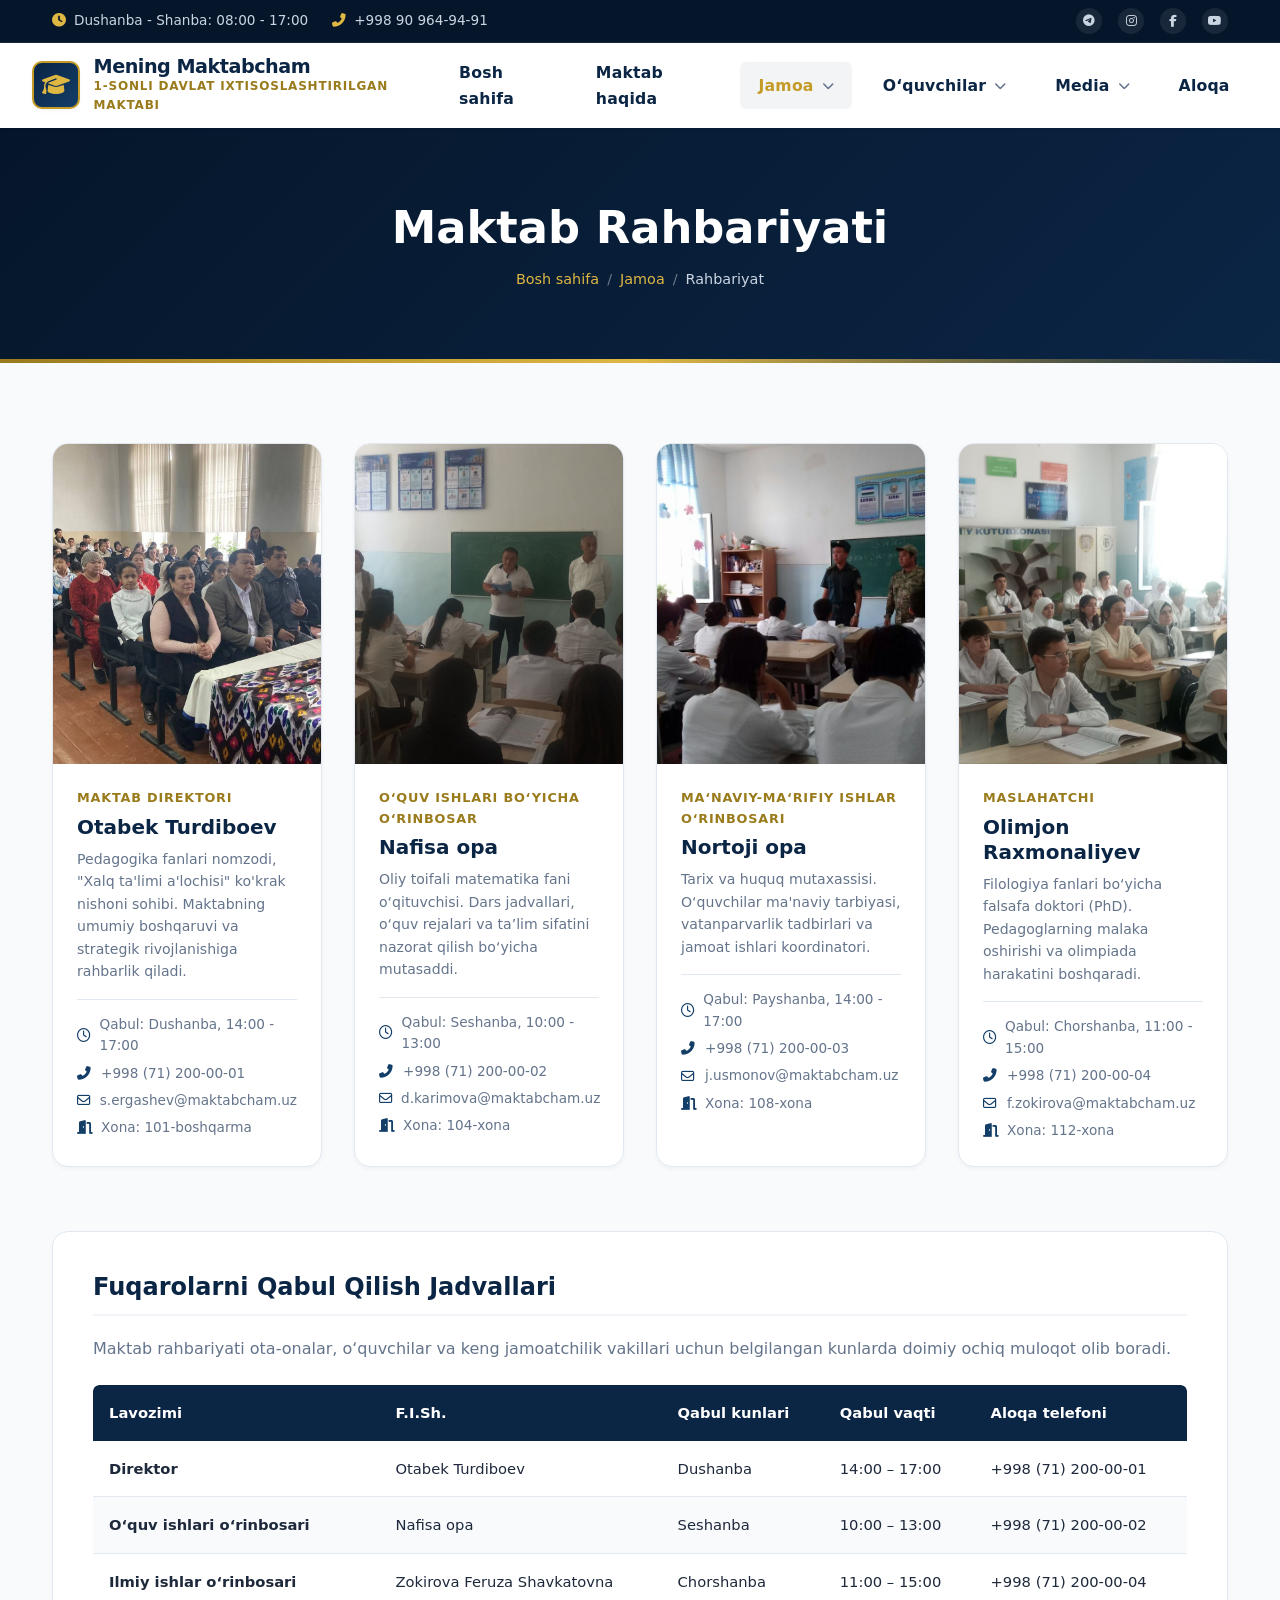
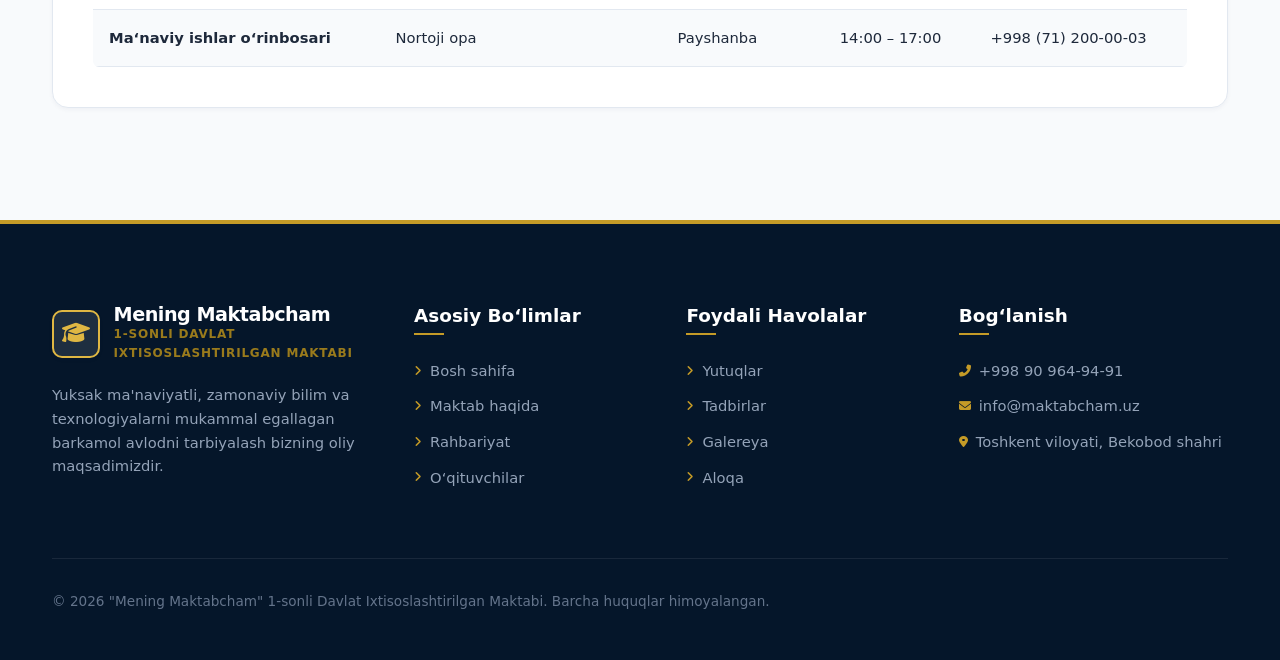
<file: management.html>
<!DOCTYPE html>
<html lang="uz">
<head>
  <meta charset="UTF-8">
  <meta name="viewport" content="width=device-width, initial-scale=1.0">
  <title>Rahbariyat — Mening Maktabcham</title>
  <link rel="icon" type="image/svg+xml" href="data:image/svg+xml,<svg xmlns='http://www.w3.org/2000/svg' viewBox='0 0 24 24' fill='%23C59B27'><path d='M12 3L1 9l4 2.18v6L12 21l7-3.82v-6l2-1.09V17h2V9L12 3zm6.82 6L12 12.72 5.18 9 12 5.28 18.82 9zM17 15.99l-5 2.73-5-2.73v-3.72L12 15l5-2.73v3.72z'/></svg>">
  <link rel="stylesheet" href="https://cdnjs.cloudflare.com/ajax/libs/font-awesome/6.5.1/css/all.min.css">
  <link rel="stylesheet" href="css/style.css">
  <link rel="stylesheet" href="css/responsive.css">
</head>
<body>

  <div class="topbar">
    <div class="container">
      <div class="topbar-info">
        <span><i class="fas fa-clock"></i> Dushanba - Shanba: 08:00 - 17:00</span>
        <a href="tel:+998909649491"><i class="fas fa-phone-alt"></i> +998 90 964-94-91</a>
      </div>
      <div class="topbar-social">
        <a href="https://t.me" target="_blank"><i class="fab fa-telegram-plane"></i></a>
        <a href="https://instagram.com" target="_blank"><i class="fab fa-instagram"></i></a>
        <a href="https://facebook.com" target="_blank"><i class="fab fa-facebook-f"></i></a>
        <a href="https://youtube.com" target="_blank"><i class="fab fa-youtube"></i></a>
      </div>
    </div>
  </div>

  <header class="navbar-wrapper">
    <div class="container">
      <nav class="navbar">
        <a href="index.html" class="logo">
          <div class="logo-icon"><i class="fas fa-graduation-cap"></i></div>
          <div class="logo-text">
            <span class="logo-title">Mening Maktabcham</span>
            <span class="logo-subtitle">1-sonli Davlat Ixtisoslashtirilgan Maktabi</span>
          </div>
        </a>

        <ul class="nav-menu">
          <li class="nav-item"><a href="index.html" class="nav-link">Bosh sahifa</a></li>
          <li class="nav-item"><a href="about.html" class="nav-link">Maktab haqida</a></li>
          <li class="nav-item has-dropdown active">
            <a href="#" class="nav-link">Jamoa <i class="fas fa-chevron-down"></i></a>
            <ul class="dropdown-menu">
              <li><a href="management.html" class="dropdown-item"><i class="fas fa-user-tie"></i> Rahbariyat</a></li>
              <li><a href="teachers.html" class="dropdown-item"><i class="fas fa-chalkboard-teacher"></i> O‘qituvchilar</a></li>
            </ul>
          </li>
          <li class="nav-item has-dropdown">
            <a href="#" class="nav-link">O‘quvchilar <i class="fas fa-chevron-down"></i></a>
            <ul class="dropdown-menu">
              <li><a href="achievements.html" class="dropdown-item"><i class="fas fa-award"></i> Yutuqlar</a></li>
              <li><a href="events.html" class="dropdown-item"><i class="fas fa-calendar-alt"></i> Tadbirlar</a></li>
            </ul>
          </li>
          <li class="nav-item has-dropdown">
            <a href="#" class="nav-link">Media <i class="fas fa-chevron-down"></i></a>
            <ul class="dropdown-menu">
              <li><a href="gallery.html" class="dropdown-item"><i class="fas fa-images"></i> Galereya</a></li>
            </ul>
          </li>
          <li class="nav-item"><a href="contact.html" class="nav-link">Aloqa</a></li>
        </ul>

        <div class="nav-actions">
          <button class="mobile-toggle" aria-label="Menyuni ochish"><i class="fas fa-bars"></i></button>
        </div>
      </nav>
    </div>
  </header>

  <section class="page-header">
    <div class="container">
      <h1 class="page-header-title">Maktab Rahbariyati</h1>
      <div class="page-breadcrumbs">
        <a href="index.html">Bosh sahifa</a>
        <span class="sep">/</span>
        <a href="#">Jamoa</a>
        <span class="sep">/</span>
        <span>Rahbariyat</span>
      </div>
    </div>
  </section>

  <main style="padding: 5rem 0;">
    <div class="container">

      <div class="leadership-grid" style="margin-bottom: 4rem;">
        
        <div class="leader-card">
          <div class="leader-img-wrapper">
            <img src="images/rahbariyat-yigilish.jpg" alt="Maktab direktori va rahbariyat">
          </div>
          <div class="leader-info">
            <span class="leader-role">Maktab Direktori</span>
            <h3 class="leader-name">Otabek Turdiboev
            </h3>
            <p style="font-size: 0.88rem;">Pedagogika fanlari nomzodi, "Xalq ta'limi a'lochisi" ko'krak nishoni sohibi. Maktabning umumiy boshqaruvi va strategik rivojlanishiga rahbarlik qiladi.</p>
            <div class="leader-meta">
              <span><i class="far fa-clock"></i> Qabul: Dushanba, 14:00 - 17:00</span>
              <span><i class="fas fa-phone-alt"></i> +998 (71) 200-00-01</span>
              <span><i class="far fa-envelope"></i> s.ergashev@maktabcham.uz</span>
              <span><i class="fas fa-door-open"></i> Xona: 101-boshqarma</span>
            </div>
          </div>
        </div>

        <div class="leader-card">
          <div class="leader-img-wrapper">
            <img src="images/rahbariyat-ochiq-dars.jpg" alt="O'quv ishlari o'rinbosari">
          </div>
          <div class="leader-info">
            <span class="leader-role">O‘quv ishlari bo‘yicha o‘rinbosar</span>
            <h3 class="leader-name">Nafisa opa</h3>
            <p style="font-size: 0.88rem;">Oliy toifali matematika fani o‘qituvchisi. Dars jadvallari, o‘quv rejalari va ta’lim sifatini nazorat qilish bo‘yicha mutasaddi.</p>
            <div class="leader-meta">
              <span><i class="far fa-clock"></i> Qabul: Seshanba, 10:00 - 13:00</span>
              <span><i class="fas fa-phone-alt"></i> +998 (71) 200-00-02</span>
              <span><i class="far fa-envelope"></i> d.karimova@maktabcham.uz</span>
              <span><i class="fas fa-door-open"></i> Xona: 104-xona</span>
            </div>
          </div>
        </div>

        <div class="leader-card">
          <div class="leader-img-wrapper">
            <img src="images/chqbt-darsi-harbiy.jpg" alt="Ma'naviy-ma'rifiy o'rinbosar">
          </div>
          <div class="leader-info">
            <span class="leader-role">Ma‘naviy-ma‘rifiy ishlar o‘rinbosari</span>
            <h3 class="leader-name">Nortoji opa</h3>
            <p style="font-size: 0.88rem;">Tarix va huquq mutaxassisi. O‘quvchilar ma'naviy tarbiyasi, vatanparvarlik tadbirlari va jamoat ishlari koordinatori.</p>
            <div class="leader-meta">
              <span><i class="far fa-clock"></i> Qabul: Payshanba, 14:00 - 17:00</span>
              <span><i class="fas fa-phone-alt"></i> +998 (71) 200-00-03</span>
              <span><i class="far fa-envelope"></i> j.usmonov@maktabcham.uz</span>
              <span><i class="fas fa-door-open"></i> Xona: 108-xona</span>
            </div>
          </div>
        </div>

        <div class="leader-card">
          <div class="leader-img-wrapper">
            <img src="images/sinfxona-kutubxona-dars.jpg" alt="Ilmiy-metodik ishlar o'rinbosari">
          </div>
          <div class="leader-info">
            <span class="leader-role">Maslahatchi</span>
            <h3 class="leader-name">Olimjon Raxmonaliyev</h3>
            <p style="font-size: 0.88rem;">Filologiya fanlari bo‘yicha falsafa doktori (PhD). Pedagoglarning malaka oshirishi va olimpiada harakatini boshqaradi.</p>
            <div class="leader-meta">
              <span><i class="far fa-clock"></i> Qabul: Chorshanba, 11:00 - 15:00</span>
              <span><i class="fas fa-phone-alt"></i> +998 (71) 200-00-04</span>
              <span><i class="far fa-envelope"></i> f.zokirova@maktabcham.uz</span>
              <span><i class="fas fa-door-open"></i> Xona: 112-xona</span>
            </div>
          </div>
        </div>

      </div>

      <div class="content-box">
        <h3>Fuqarolarni Qabul Qilish Jadvallari</h3>
        <p>Maktab rahbariyati ota-onalar, o‘quvchilar va keng jamoatchilik vakillari uchun belgilangan kunlarda doimiy ochiq muloqot olib boradi.</p>
        
        <div class="table-responsive">
          <table style="width: 100%; border-collapse: collapse; text-align: left; font-size: 0.92rem;">
            <thead>
              <tr style="background: var(--navy-primary); color: var(--text-white);">
                <th style="padding: 1rem; border-top-left-radius: var(--radius-sm);">Lavozimi</th>
                <th style="padding: 1rem;">F.I.Sh.</th>
                <th style="padding: 1rem;">Qabul kunlari</th>
                <th style="padding: 1rem;">Qabul vaqti</th>
                <th style="padding: 1rem; border-top-right-radius: var(--radius-sm);">Aloqa telefoni</th>
              </tr>
            </thead>
            <tbody>
              <tr style="border-bottom: 1px solid var(--card-border);">
                <td style="padding: 1rem; font-weight: 600;">Direktor</td>
                <td style="padding: 1rem;">Otabek Turdiboev</td>
                <td style="padding: 1rem;">Dushanba</td>
                <td style="padding: 1rem;">14:00 – 17:00</td>
                <td style="padding: 1rem;">+998 (71) 200-00-01</td>
              </tr>
              <tr style="border-bottom: 1px solid var(--card-border); background: var(--bg-light);">
                <td style="padding: 1rem; font-weight: 600;">O‘quv ishlari o‘rinbosari</td>
                <td style="padding: 1rem;">Nafisa opa</td>
                <td style="padding: 1rem;">Seshanba</td>
                <td style="padding: 1rem;">10:00 – 13:00</td>
                <td style="padding: 1rem;">+998 (71) 200-00-02</td>
              </tr>
              <tr style="border-bottom: 1px solid var(--card-border);">
                <td style="padding: 1rem; font-weight: 600;">Ilmiy ishlar o‘rinbosari</td>
                <td style="padding: 1rem;">Zokirova Feruza Shavkatovna</td>
                <td style="padding: 1rem;">Chorshanba</td>
                <td style="padding: 1rem;">11:00 – 15:00</td>
                <td style="padding: 1rem;">+998 (71) 200-00-04</td>
              </tr>
              <tr style="border-bottom: 1px solid var(--card-border); background: var(--bg-light);">
                <td style="padding: 1rem; font-weight: 600;">Ma‘naviy ishlar o‘rinbosari</td>
                <td style="padding: 1rem;">Nortoji opa</td>
                <td style="padding: 1rem;">Payshanba</td>
                <td style="padding: 1rem;">14:00 – 17:00</td>
                <td style="padding: 1rem;">+998 (71) 200-00-03</td>
              </tr>
            </tbody>
          </table>
        </div>
      </div>

    </div>
  </main>

  <footer class="footer">
    <div class="container">
      <div class="footer-grid">
        <div class="footer-brand">
          <a href="index.html" class="logo">
            <div class="logo-icon" style="background: rgba(255,255,255,0.1); border-color: var(--gold-light);">
              <i class="fas fa-graduation-cap"></i>
            </div>
            <div class="logo-text">
              <span class="logo-title">Mening Maktabcham</span>
              <span class="logo-subtitle">1-sonli Davlat Ixtisoslashtirilgan Maktabi</span>
            </div>
          </a>
          <p>Yuksak ma'naviyatli, zamonaviy bilim va texnologiyalarni mukammal egallagan barkamol avlodni tarbiyalash bizning oliy maqsadimizdir.</p>
        </div>

        <div class="footer-col">
          <h4>Asosiy Bo‘limlar</h4>
          <ul class="footer-links">
            <li><a href="index.html"><i class="fas fa-angle-right"></i> Bosh sahifa</a></li>
            <li><a href="about.html"><i class="fas fa-angle-right"></i> Maktab haqida</a></li>
            <li><a href="management.html"><i class="fas fa-angle-right"></i> Rahbariyat</a></li>
            <li><a href="teachers.html"><i class="fas fa-angle-right"></i> O‘qituvchilar</a></li>
          </ul>
        </div>

        <div class="footer-col">
          <h4>Foydali Havolalar</h4>
          <ul class="footer-links">
            <li><a href="achievements.html"><i class="fas fa-angle-right"></i> Yutuqlar</a></li>
            <li><a href="events.html"><i class="fas fa-angle-right"></i> Tadbirlar</a></li>
            <li><a href="gallery.html"><i class="fas fa-angle-right"></i> Galereya</a></li>
            <li><a href="contact.html"><i class="fas fa-angle-right"></i> Aloqa</a></li>
          </ul>
        </div>

        <div class="footer-col">
          <h4>Bog‘lanish</h4>
          <ul class="footer-links">
            <li><a href="tel:+998909649491"><i class="fas fa-phone-alt"></i> +998 90 964-94-91</a></li>
            <li><a href="mailto:info@maktabcham.uz"><i class="fas fa-envelope"></i> info@maktabcham.uz</a></li>
            <li><a href="#"><i class="fas fa-map-marker-alt"></i> Toshkent viloyati, Bekobod shahri</a></li>
          </ul>
        </div>
      </div>

      <div class="footer-bottom">
        <p>&copy; 2026 "Mening Maktabcham" 1-sonli Davlat Ixtisoslashtirilgan Maktabi. Barcha huquqlar himoyalangan.</p>
      </div>
    </div>
  </footer>

  <script src="js/main.js"></script>
</body>
</html>
</file>
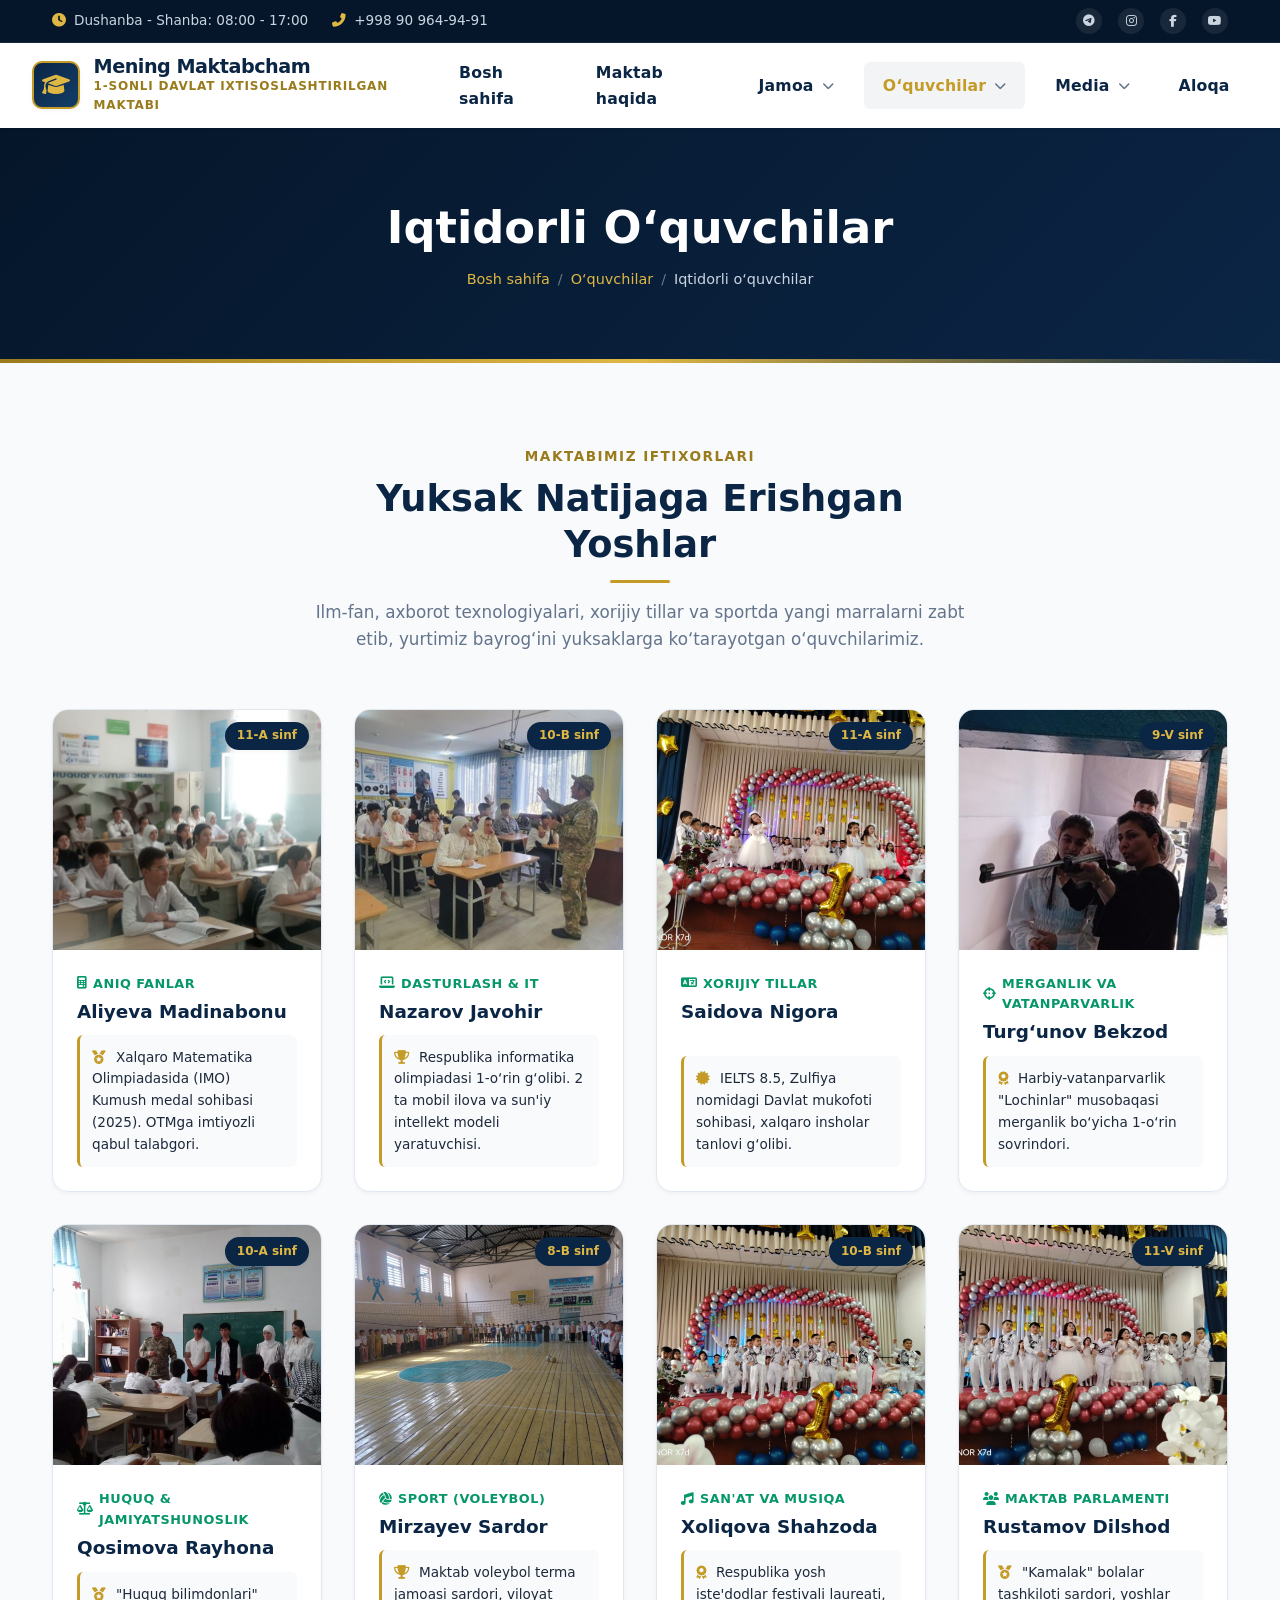
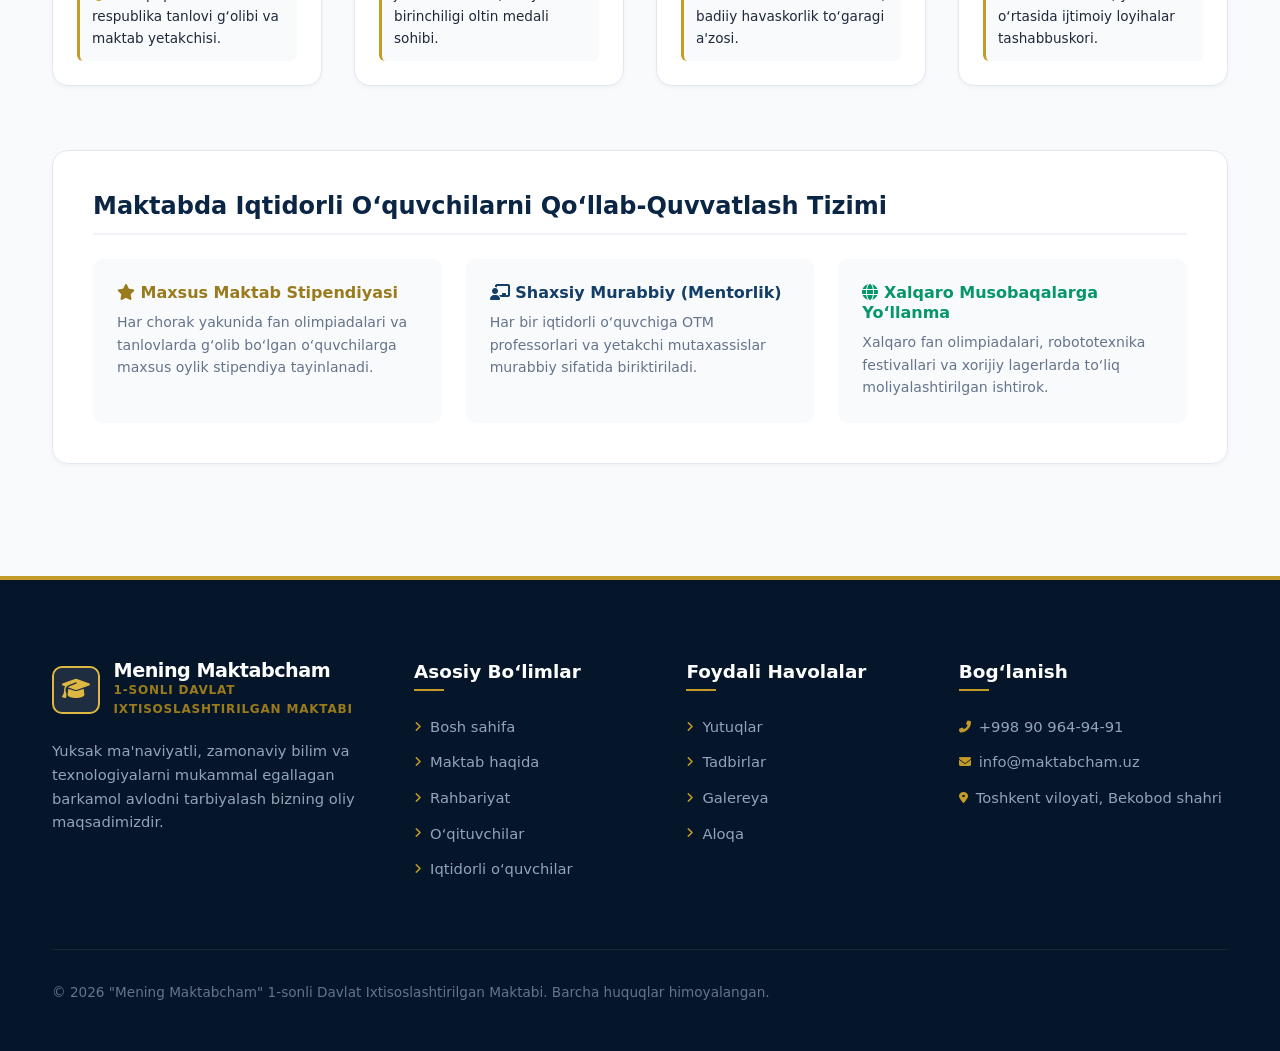
<file: students.html>
﻿<!DOCTYPE html>
<html lang="uz">
<head>
  <meta charset="UTF-8">
  <meta name="viewport" content="width=device-width, initial-scale=1.0">
  <title>Iqtidorli O‘quvchilar — Mening Maktabcham</title>
  <link rel="icon" type="image/svg+xml" href="data:image/svg+xml,<svg xmlns='http://www.w3.org/2000/svg' viewBox='0 0 24 24' fill='%23C59B27'><path d='M12 3L1 9l4 2.18v6L12 21l7-3.82v-6l2-1.09V17h2V9L12 3zm6.82 6L12 12.72 5.18 9 12 5.28 18.82 9zM17 15.99l-5 2.73-5-2.73v-3.72L12 15l5-2.73v3.72z'/></svg>">
  <link rel="stylesheet" href="https://cdnjs.cloudflare.com/ajax/libs/font-awesome/6.5.1/css/all.min.css">
  <link rel="stylesheet" href="css/style.css">
  <link rel="stylesheet" href="css/responsive.css">
</head>
<body>

  <div class="topbar">
    <div class="container">
      <div class="topbar-info">
        <span><i class="fas fa-clock"></i> Dushanba - Shanba: 08:00 - 17:00</span>
        <a href="tel:+998909649491"><i class="fas fa-phone-alt"></i> +998 90 964-94-91</a>
      </div>
      <div class="topbar-social">
        <a href="https://t.me" target="_blank"><i class="fab fa-telegram-plane"></i></a>
        <a href="https://instagram.com" target="_blank"><i class="fab fa-instagram"></i></a>
        <a href="https://facebook.com" target="_blank"><i class="fab fa-facebook-f"></i></a>
        <a href="https://youtube.com" target="_blank"><i class="fab fa-youtube"></i></a>
      </div>
    </div>
  </div>

  <header class="navbar-wrapper">
    <div class="container">
      <nav class="navbar">
        <a href="index.html" class="logo">
          <div class="logo-icon"><i class="fas fa-graduation-cap"></i></div>
          <div class="logo-text">
            <span class="logo-title">Mening Maktabcham</span>
            <span class="logo-subtitle">1-sonli Davlat Ixtisoslashtirilgan Maktabi</span>
          </div>
        </a>

        <ul class="nav-menu">
          <li class="nav-item"><a href="index.html" class="nav-link">Bosh sahifa</a></li>
          <li class="nav-item"><a href="about.html" class="nav-link">Maktab haqida</a></li>
          <li class="nav-item has-dropdown">
            <a href="#" class="nav-link">Jamoa <i class="fas fa-chevron-down"></i></a>
            <ul class="dropdown-menu">
              <li><a href="management.html" class="dropdown-item"><i class="fas fa-user-tie"></i> Rahbariyat</a></li>
              <li><a href="teachers.html" class="dropdown-item"><i class="fas fa-chalkboard-teacher"></i> O‘qituvchilar</a></li>
            </ul>
          </li>
          <li class="nav-item has-dropdown active">
            <a href="#" class="nav-link">O‘quvchilar <i class="fas fa-chevron-down"></i></a>
            <ul class="dropdown-menu">
              <li><a href="students.html" class="dropdown-item"><i class="fas fa-user-graduate"></i> Iqtidorli o‘quvchilar</a></li>
              <li><a href="achievements.html" class="dropdown-item"><i class="fas fa-award"></i> Yutuqlar</a></li>
              <li><a href="events.html" class="dropdown-item"><i class="fas fa-calendar-alt"></i> Tadbirlar</a></li>
            </ul>
          </li>
          <li class="nav-item has-dropdown">
            <a href="#" class="nav-link">Media <i class="fas fa-chevron-down"></i></a>
            <ul class="dropdown-menu">
              <li><a href="gallery.html" class="dropdown-item"><i class="fas fa-images"></i> Galereya</a></li>
            </ul>
          </li>
          <li class="nav-item"><a href="contact.html" class="nav-link">Aloqa</a></li>
        </ul>

        <div class="nav-actions">
          <button class="mobile-toggle" aria-label="Menyuni ochish"><i class="fas fa-bars"></i></button>
        </div>
      </nav>
    </div>
  </header>

  <section class="page-header">
    <div class="container">
      <h1 class="page-header-title">Iqtidorli O‘quvchilar</h1>
      <div class="page-breadcrumbs">
        <a href="index.html">Bosh sahifa</a>
        <span class="sep">/</span>
        <a href="#">O‘quvchilar</a>
        <span class="sep">/</span>
        <span>Iqtidorli o‘quvchilar</span>
      </div>
    </div>
  </section>

  <main style="padding: 5rem 0;">
    <div class="container">
      <div class="section-header">
        <span class="section-subtitle">Maktabimiz iftixorlari</span>
        <h2 class="section-title">Yuksak Natijaga Erishgan Yoshlar</h2>
        <p class="section-desc">
          Ilm-fan, axborot texnologiyalari, xorijiy tillar va sportda yangi marralarni zabt etib, yurtimiz bayrog‘ini yuksaklarga ko‘tarayotgan o‘quvchilarimiz.
        </p>
      </div>

      <div class="students-grid">
        
        <div class="student-card">
          <div class="student-header">
            <img src="images/sinfxona-kutubxona-dars.jpg" alt="Iqtidorli o‘quvchilar darsda">
            <span class="student-grade-badge">11-A sinf</span>
          </div>
          <div class="student-body">
            <span class="student-field"><i class="fas fa-calculator"></i> Aniq fanlar</span>
            <h4 class="student-name">Aliyeva Madinabonu</h4>
            <div class="student-achievement">
              <i class="fas fa-medal"></i> Xalqaro Matematika Olimpiadasida (IMO) Kumush medal sohibasi (2025). OTMga imtiyozli qabul talabgori.
            </div>
          </div>
        </div>

        <div class="student-card">
          <div class="student-header">
            <img src="images/smart-sinf-dars.jpg" alt="Dasturlash va IT darsi">
            <span class="student-grade-badge">10-B sinf</span>
          </div>
          <div class="student-body">
            <span class="student-field"><i class="fas fa-laptop-code"></i> Dasturlash & IT</span>
            <h4 class="student-name">Nazarov Javohir</h4>
            <div class="student-achievement">
              <i class="fas fa-trophy"></i> Respublika informatika olimpiadasi 1-o‘rin g‘olibi. 2 ta mobil ilova va sun'iy intellekt modeli yaratuvchisi.
            </div>
          </div>
        </div>

        <div class="student-card">
          <div class="student-header">
            <img src="images/alifbe-bayrami-sahna.jpg" alt="Ijodkor o'quvchilar">
            <span class="student-grade-badge">11-A sinf</span>
          </div>
          <div class="student-body">
            <span class="student-field"><i class="fas fa-language"></i> Xorijiy tillar</span>
            <h4 class="student-name">Saidova Nigora</h4>
            <div class="student-achievement">
              <i class="fas fa-certificate"></i> IELTS 8.5, Zulfiya nomidagi Davlat mukofoti sohibasi, xalqaro insholar tanlovi g‘olibi.
            </div>
          </div>
        </div>

        <div class="student-card">
          <div class="student-header">
            <img src="images/oq-otish-mashguloti.jpg" alt="Merganlik va amaliy sport">
            <span class="student-grade-badge">9-V sinf</span>
          </div>
          <div class="student-body">
            <span class="student-field"><i class="fas fa-crosshairs"></i> Merganlik va vatanparvarlik</span>
            <h4 class="student-name">Turg‘unov Bekzod</h4>
            <div class="student-achievement">
              <i class="fas fa-award"></i> Harbiy-vatanparvarlik "Lochinlar" musobaqasi merganlik bo‘yicha 1-o‘rin sovrindori.
            </div>
          </div>
        </div>

        <div class="student-card">
          <div class="student-header">
            <img src="images/vatanparvarlik-darsi.jpg" alt="Huquq va ijtimoiy fanlar">
            <span class="student-grade-badge">10-A sinf</span>
          </div>
          <div class="student-body">
            <span class="student-field"><i class="fas fa-balance-scale"></i> Huquq & Jamiyatshunoslik</span>
            <h4 class="student-name">Qosimova Rayhona</h4>
            <div class="student-achievement">
              <i class="fas fa-medal"></i> "Huquq bilimdonlari" respublika tanlovi g‘olibi va maktab yetakchisi.
            </div>
          </div>
        </div>

        <div class="student-card">
          <div class="student-header">
            <img src="images/sport-zali-voleybol.jpg" alt="Sportchi o'quvchi">
            <span class="student-grade-badge">8-B sinf</span>
          </div>
          <div class="student-body">
            <span class="student-field"><i class="fas fa-volleyball-ball"></i> Sport (Voleybol)</span>
            <h4 class="student-name">Mirzayev Sardor</h4>
            <div class="student-achievement">
              <i class="fas fa-trophy"></i> Maktab voleybol terma jamoasi sardori, viloyat birinchiligi oltin medali sohibi.
            </div>
          </div>
        </div>

        <div class="student-card">
          <div class="student-header">
            <img src="images/alifbe-bayrami-raqslar.jpg" alt="San'at va ijod">
            <span class="student-grade-badge">10-B sinf</span>
          </div>
          <div class="student-body">
            <span class="student-field"><i class="fas fa-music"></i> San'at va Musiqa</span>
            <h4 class="student-name">Xoliqova Shahzoda</h4>
            <div class="student-achievement">
              <i class="fas fa-award"></i> Respublika yosh iste'dodlar festivali laureati, badiiy havaskorlik to‘garagi a'zosi.
            </div>
          </div>
        </div>

        <div class="student-card">
          <div class="student-header">
            <img src="images/madhiya-ijrosi-sahna.jpg" alt="Ijtimoiy faollik">
            <span class="student-grade-badge">11-V sinf</span>
          </div>
          <div class="student-body">
            <span class="student-field"><i class="fas fa-users"></i> Maktab parlamenti</span>
            <h4 class="student-name">Rustamov Dilshod</h4>
            <div class="student-achievement">
              <i class="fas fa-medal"></i> "Kamalak" bolalar tashkiloti sardori, yoshlar o‘rtasida ijtimoiy loyihalar tashabbuskori.
            </div>
          </div>
        </div>

      </div>

      <div class="content-box" style="margin-top: 4rem;">
        <h3>Maktabda Iqtidorli O‘quvchilarni Qo‘llab-Quvvatlash Tizimi</h3>
        <div class="support-grid">
          <div style="background: var(--bg-light); padding: 1.5rem; border-radius: var(--radius-md);">
            <h4 style="color: var(--gold-dark); margin-bottom: 0.5rem;"><i class="fas fa-star"></i> Maxsus Maktab Stipendiyasi</h4>
            <p style="font-size: 0.88rem; margin: 0;">Har chorak yakunida fan olimpiadalari va tanlovlarda g‘olib bo‘lgan o‘quvchilarga maxsus oylik stipendiya tayinlanadi.</p>
          </div>
          <div style="background: var(--bg-light); padding: 1.5rem; border-radius: var(--radius-md);">
            <h4 style="color: var(--navy-light); margin-bottom: 0.5rem;"><i class="fas fa-chalkboard-teacher"></i> Shaxsiy Murabbiy (Mentorlik)</h4>
            <p style="font-size: 0.88rem; margin: 0;">Har bir iqtidorli o‘quvchiga OTM professorlari va yetakchi mutaxassislar murabbiy sifatida biriktiriladi.</p>
          </div>
          <div style="background: var(--bg-light); padding: 1.5rem; border-radius: var(--radius-md);">
            <h4 style="color: var(--emerald-dark); margin-bottom: 0.5rem;"><i class="fas fa-globe"></i> Xalqaro Musobaqalarga Yo‘llanma</h4>
            <p style="font-size: 0.88rem; margin: 0;">Xalqaro fan olimpiadalari, robototexnika festivallari va xorijiy lagerlarda to‘liq moliyalashtirilgan ishtirok.</p>
          </div>
        </div>
      </div>

    </div>
  </main>

  <footer class="footer">
    <div class="container">
      <div class="footer-grid">
        <div class="footer-brand">
          <a href="index.html" class="logo">
            <div class="logo-icon" style="background: rgba(255,255,255,0.1); border-color: var(--gold-light);">
              <i class="fas fa-graduation-cap"></i>
            </div>
            <div class="logo-text">
              <span class="logo-title">Mening Maktabcham</span>
              <span class="logo-subtitle">1-sonli Davlat Ixtisoslashtirilgan Maktabi</span>
            </div>
          </a>
          <p>Yuksak ma'naviyatli, zamonaviy bilim va texnologiyalarni mukammal egallagan barkamol avlodni tarbiyalash bizning oliy maqsadimizdir.</p>
        </div>

        <div class="footer-col">
          <h4>Asosiy Bo‘limlar</h4>
          <ul class="footer-links">
            <li><a href="index.html"><i class="fas fa-angle-right"></i> Bosh sahifa</a></li>
            <li><a href="about.html"><i class="fas fa-angle-right"></i> Maktab haqida</a></li>
            <li><a href="management.html"><i class="fas fa-angle-right"></i> Rahbariyat</a></li>
            <li><a href="teachers.html"><i class="fas fa-angle-right"></i> O‘qituvchilar</a></li>
            <li><a href="students.html"><i class="fas fa-angle-right"></i> Iqtidorli o‘quvchilar</a></li>
          </ul>
        </div>

        <div class="footer-col">
          <h4>Foydali Havolalar</h4>
          <ul class="footer-links">
            <li><a href="achievements.html"><i class="fas fa-angle-right"></i> Yutuqlar</a></li>
            <li><a href="events.html"><i class="fas fa-angle-right"></i> Tadbirlar</a></li>
            <li><a href="gallery.html"><i class="fas fa-angle-right"></i> Galereya</a></li>
            <li><a href="contact.html"><i class="fas fa-angle-right"></i> Aloqa</a></li>
          </ul>
        </div>

        <div class="footer-col">
          <h4>Bog‘lanish</h4>
          <ul class="footer-links">
            <li><a href="tel:+998909649491"><i class="fas fa-phone-alt"></i> +998 90 964-94-91</a></li>
            <li><a href="mailto:info@maktabcham.uz"><i class="fas fa-envelope"></i> info@maktabcham.uz</a></li>
            <li><a href="#"><i class="fas fa-map-marker-alt"></i> Toshkent viloyati, Bekobod shahri</a></li>
          </ul>
        </div>
      </div>

      <div class="footer-bottom">
        <p>&copy; 2026 "Mening Maktabcham" 1-sonli Davlat Ixtisoslashtirilgan Maktabi. Barcha huquqlar himoyalangan.</p>
      </div>
    </div>
  </footer>

  <script src="js/main.js"></script>
</body>
</html>
</file>
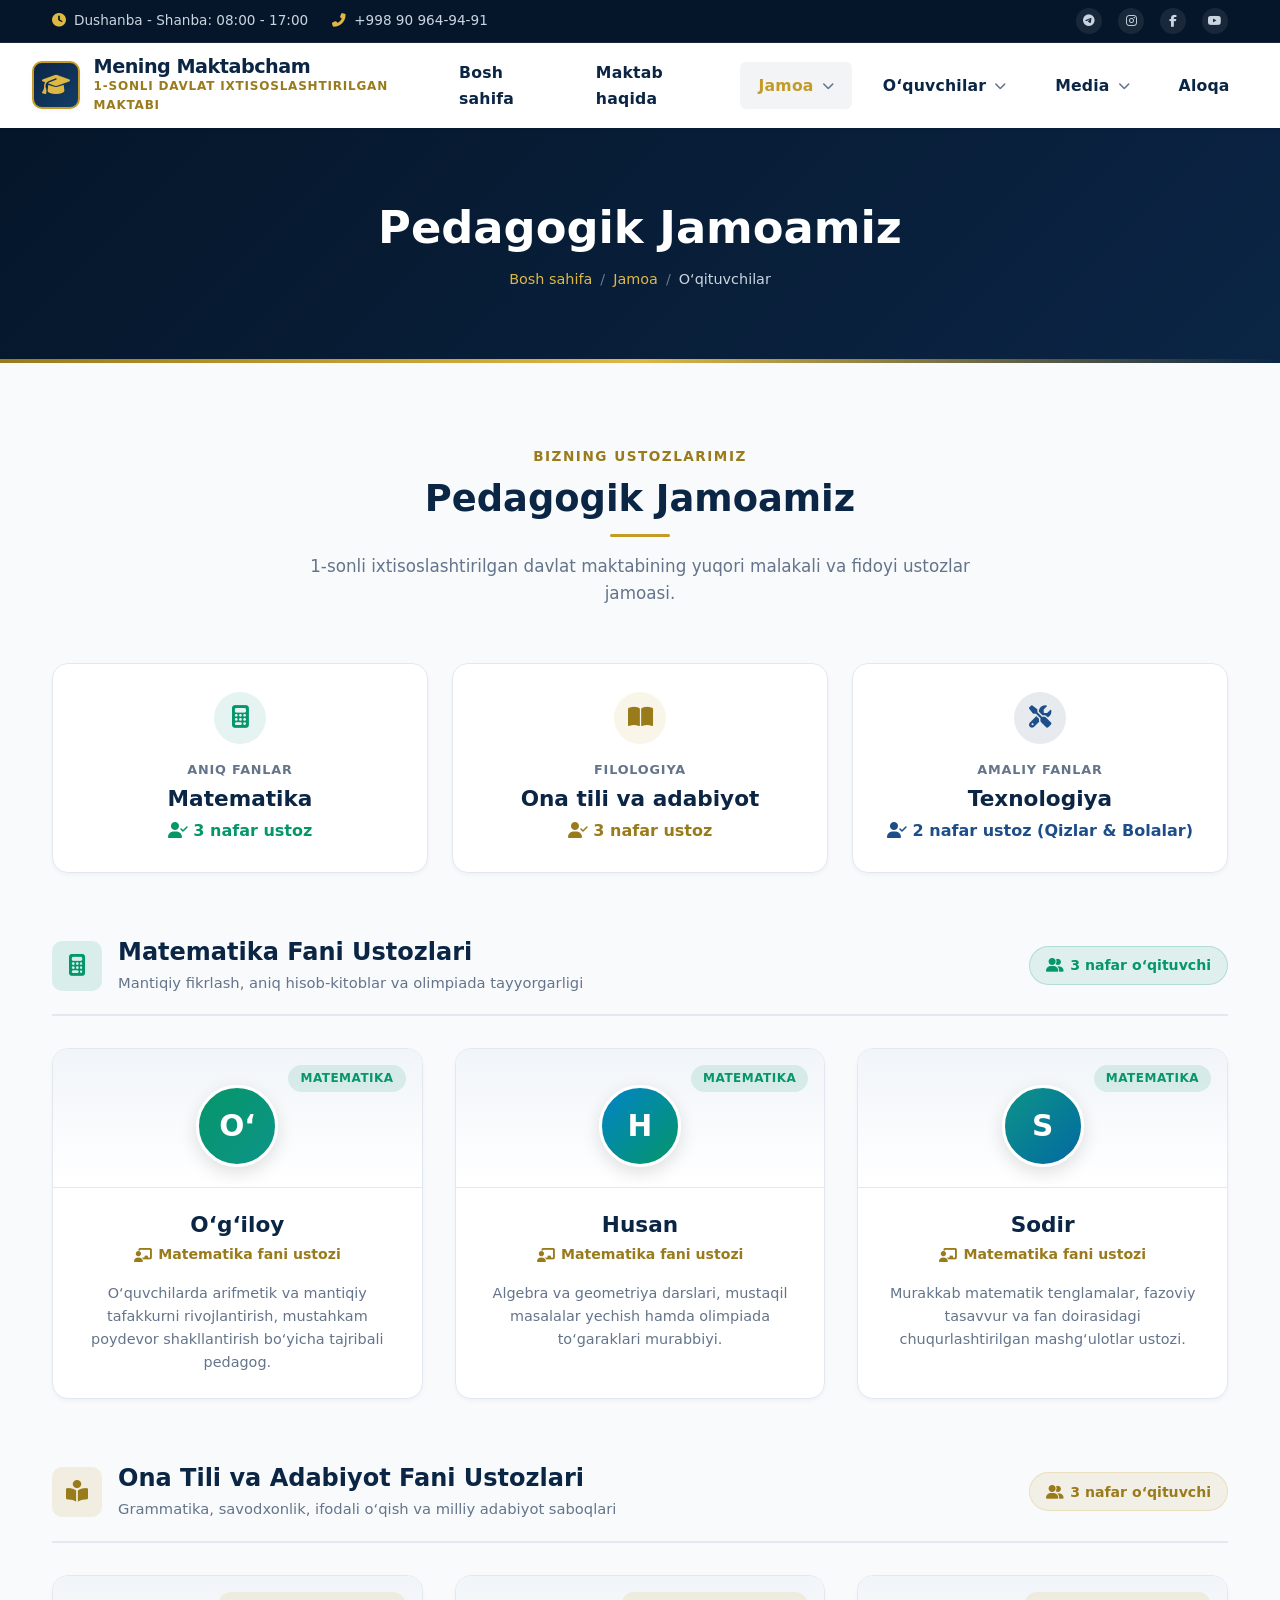
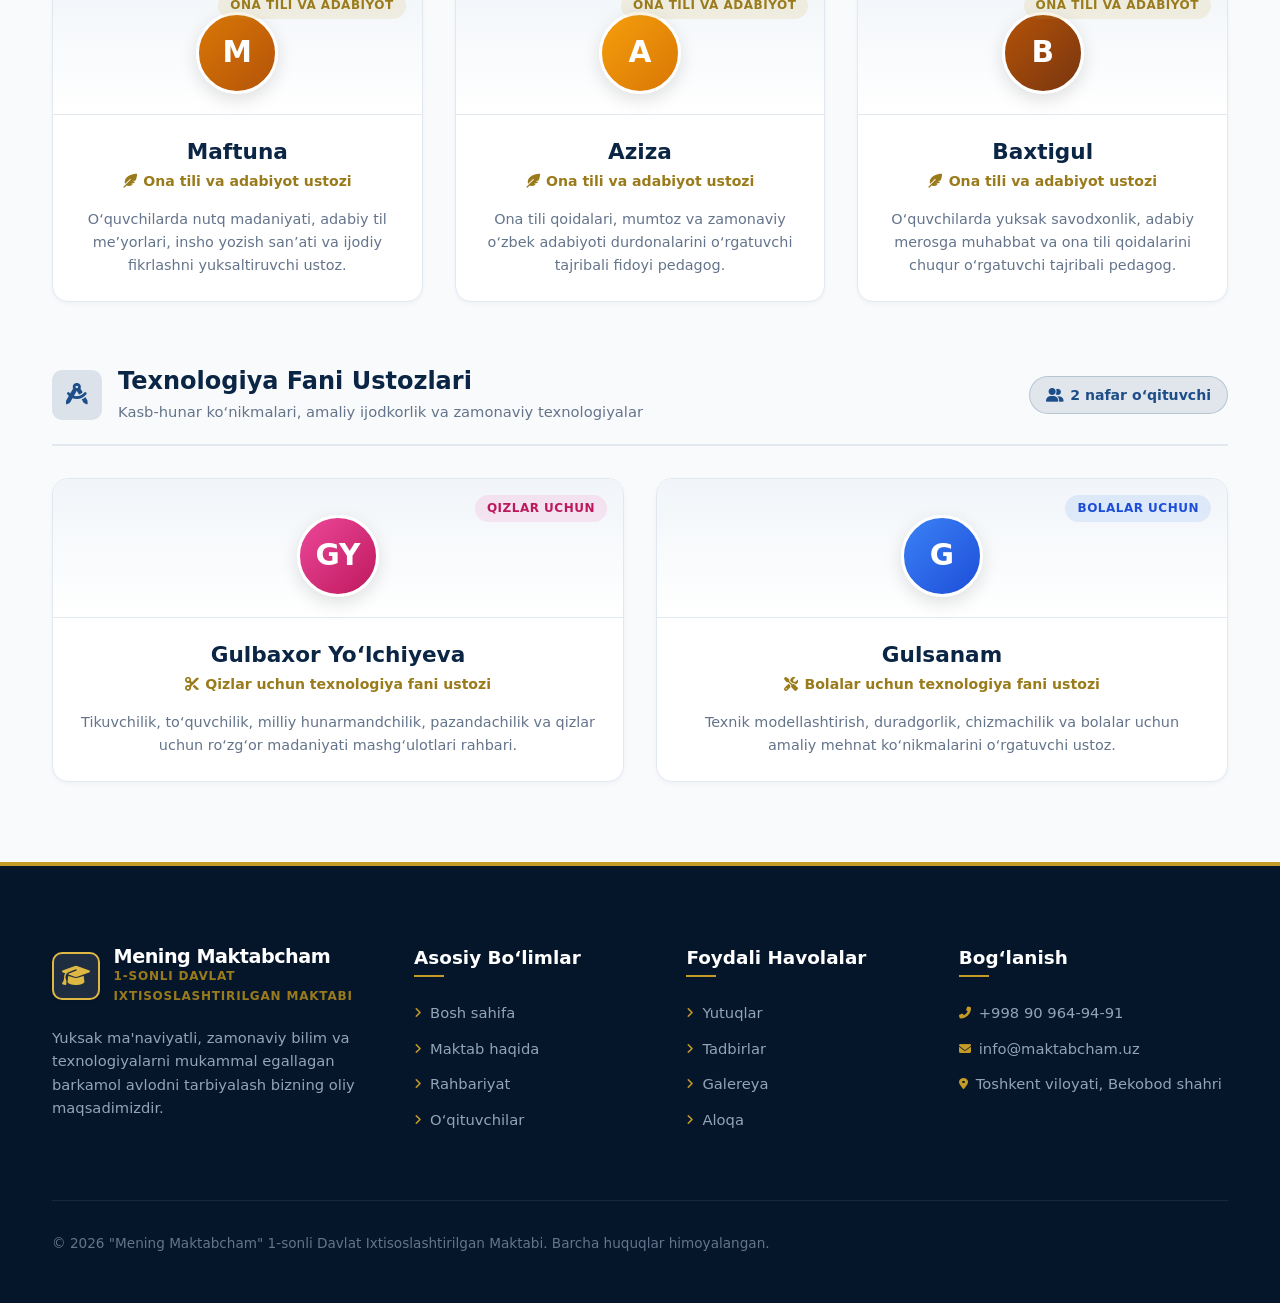
<file: teachers.html>
<!DOCTYPE html>
<html lang="uz">
<head>
  <meta charset="UTF-8">
  <meta name="viewport" content="width=device-width, initial-scale=1.0">
  <title>O‘qituvchilar — Mening Maktabcham</title>
  <link rel="icon" type="image/svg+xml" href="data:image/svg+xml,<svg xmlns='http://www.w3.org/2000/svg' viewBox='0 0 24 24' fill='%23C59B27'><path d='M12 3L1 9l4 2.18v6L12 21l7-3.82v-6l2-1.09V17h2V9L12 3zm6.82 6L12 12.72 5.18 9 12 5.28 18.82 9zM17 15.99l-5 2.73-5-2.73v-3.72L12 15l5-2.73v3.72z'/></svg>">
  <link rel="stylesheet" href="https://cdnjs.cloudflare.com/ajax/libs/font-awesome/6.5.1/css/all.min.css">
  <link rel="stylesheet" href="css/style.css">
  <link rel="stylesheet" href="css/responsive.css">
</head>
<body>

  <div class="topbar">
    <div class="container">
      <div class="topbar-info">
        <span><i class="fas fa-clock"></i> Dushanba - Shanba: 08:00 - 17:00</span>
        <a href="tel:+998909649491"><i class="fas fa-phone-alt"></i> +998 90 964-94-91</a>
      </div>
      <div class="topbar-social">
        <a href="https://t.me" target="_blank"><i class="fab fa-telegram-plane"></i></a>
        <a href="https://instagram.com" target="_blank"><i class="fab fa-instagram"></i></a>
        <a href="https://facebook.com" target="_blank"><i class="fab fa-facebook-f"></i></a>
        <a href="https://youtube.com" target="_blank"><i class="fab fa-youtube"></i></a>
      </div>
    </div>
  </div>

  <header class="navbar-wrapper">
    <div class="container">
      <nav class="navbar">
        <a href="index.html" class="logo">
          <div class="logo-icon"><i class="fas fa-graduation-cap"></i></div>
          <div class="logo-text">
            <span class="logo-title">Mening Maktabcham</span>
            <span class="logo-subtitle">1-sonli Davlat Ixtisoslashtirilgan Maktabi</span>
          </div>
        </a>

        <ul class="nav-menu">
          <li class="nav-item"><a href="index.html" class="nav-link">Bosh sahifa</a></li>
          <li class="nav-item"><a href="about.html" class="nav-link">Maktab haqida</a></li>
          <li class="nav-item has-dropdown active">
            <a href="#" class="nav-link">Jamoa <i class="fas fa-chevron-down"></i></a>
            <ul class="dropdown-menu">
              <li><a href="management.html" class="dropdown-item"><i class="fas fa-user-tie"></i> Rahbariyat</a></li>
              <li><a href="teachers.html" class="dropdown-item"><i class="fas fa-chalkboard-teacher"></i> O‘qituvchilar</a></li>
            </ul>
          </li>
          <li class="nav-item has-dropdown">
            <a href="#" class="nav-link">O‘quvchilar <i class="fas fa-chevron-down"></i></a>
            <ul class="dropdown-menu">
              <li><a href="achievements.html" class="dropdown-item"><i class="fas fa-award"></i> Yutuqlar</a></li>
              <li><a href="events.html" class="dropdown-item"><i class="fas fa-calendar-alt"></i> Tadbirlar</a></li>
            </ul>
          </li>
          <li class="nav-item has-dropdown">
            <a href="#" class="nav-link">Media <i class="fas fa-chevron-down"></i></a>
            <ul class="dropdown-menu">
              <li><a href="gallery.html" class="dropdown-item"><i class="fas fa-images"></i> Galereya</a></li>
            </ul>
          </li>
          <li class="nav-item"><a href="contact.html" class="nav-link">Aloqa</a></li>
        </ul>

        <div class="nav-actions">
          <button class="mobile-toggle" aria-label="Menyuni ochish"><i class="fas fa-bars"></i></button>
        </div>
      </nav>
    </div>
  </header>

  <section class="page-header">
    <div class="container">
      <h1 class="page-header-title">Pedagogik Jamoamiz</h1>
      <div class="page-breadcrumbs">
        <a href="index.html">Bosh sahifa</a>
        <span class="sep">/</span>
        <a href="#">Jamoa</a>
        <span class="sep">/</span>
        <span>O‘qituvchilar</span>
      </div>
    </div>
  </section>

  <main style="padding: 5rem 0;">
    <div class="container">
      <div class="section-header">
        <span class="section-subtitle">Bizning Ustozlarimiz</span>
        <h2 class="section-title">Pedagogik Jamoamiz</h2>
        <p class="section-desc">
          1-sonli ixtisoslashtirilgan davlat maktabining yuqori malakali va fidoyi ustozlar jamoasi.
        </p>
      </div>

      <!-- Fan kafedralari sarhisobi -->
      <div class="stats-cards-grid" style="margin-bottom: 4rem;">
        <div style="background: var(--bg-white); padding: 1.75rem; border-radius: var(--radius-lg); text-align: center; border: 1px solid var(--card-border); box-shadow: var(--shadow-sm); transition: var(--transition);">
          <div style="width: 52px; height: 52px; margin: 0 auto 1rem; border-radius: 50%; background: rgba(5, 150, 105, 0.1); color: var(--emerald-dark); display: flex; align-items: center; justify-content: center; font-size: 1.4rem;">
            <i class="fas fa-calculator"></i>
          </div>
          <span style="display: block; font-size: 0.8rem; color: var(--text-muted); font-weight: 700; text-transform: uppercase; letter-spacing: 0.8px;">Aniq fanlar</span>
          <h3 style="color: var(--navy-primary); font-size: 1.35rem; margin: 0.35rem 0;">Matematika</h3>
          <p style="margin: 0; font-weight: 700; color: var(--emerald-dark); font-size: 1rem;"><i class="fas fa-user-check"></i> 3 nafar ustoz</p>
        </div>

        <div style="background: var(--bg-white); padding: 1.75rem; border-radius: var(--radius-lg); text-align: center; border: 1px solid var(--card-border); box-shadow: var(--shadow-sm); transition: var(--transition);">
          <div style="width: 52px; height: 52px; margin: 0 auto 1rem; border-radius: 50%; background: rgba(197, 155, 39, 0.1); color: var(--gold-dark); display: flex; align-items: center; justify-content: center; font-size: 1.4rem;">
            <i class="fas fa-book-open"></i>
          </div>
          <span style="display: block; font-size: 0.8rem; color: var(--text-muted); font-weight: 700; text-transform: uppercase; letter-spacing: 0.8px;">Filologiya</span>
          <h3 style="color: var(--navy-primary); font-size: 1.35rem; margin: 0.35rem 0;">Ona tili va adabiyot</h3>
          <p style="margin: 0; font-weight: 700; color: var(--gold-dark); font-size: 1rem;"><i class="fas fa-user-check"></i> 3 nafar ustoz</p>
        </div>

        <div style="background: var(--bg-white); padding: 1.75rem; border-radius: var(--radius-lg); text-align: center; border: 1px solid var(--card-border); box-shadow: var(--shadow-sm); transition: var(--transition);">
          <div style="width: 52px; height: 52px; margin: 0 auto 1rem; border-radius: 50%; background: rgba(19, 62, 104, 0.1); color: var(--navy-soft); display: flex; align-items: center; justify-content: center; font-size: 1.4rem;">
            <i class="fas fa-tools"></i>
          </div>
          <span style="display: block; font-size: 0.8rem; color: var(--text-muted); font-weight: 700; text-transform: uppercase; letter-spacing: 0.8px;">Amaliy fanlar</span>
          <h3 style="color: var(--navy-primary); font-size: 1.35rem; margin: 0.35rem 0;">Texnologiya</h3>
          <p style="margin: 0; font-weight: 700; color: var(--navy-soft); font-size: 1rem;"><i class="fas fa-user-check"></i> 2 nafar ustoz (Qizlar & Bolalar)</p>
        </div>
      </div>

      <!-- Matematika Fani Ustozlari -->
      <div class="dept-block">
        <div class="dept-header">
          <div class="dept-title-group">
            <div class="dept-icon" style="background: rgba(5, 150, 105, 0.12); color: var(--emerald-dark);">
              <i class="fas fa-calculator"></i>
            </div>
            <div>
              <h2 class="dept-title">Matematika Fani Ustozlari</h2>
              <div class="dept-subtitle">Mantiqiy fikrlash, aniq hisob-kitoblar va olimpiada tayyorgarligi</div>
            </div>
          </div>
          <span class="dept-badge" style="background: rgba(5, 150, 105, 0.1); color: var(--emerald-dark); border: 1px solid rgba(5, 150, 105, 0.2);">
            <i class="fas fa-user-friends"></i> 3 nafar o‘qituvchi
          </span>
        </div>

        <div class="teachers-grid">
          <!-- O‘g‘iloy -->
          <div class="teacher-card">
            <div class="teacher-card-top">
              <span class="teacher-badge-pill" style="background: rgba(5, 150, 105, 0.12); color: var(--emerald-dark);">Matematika</span>
              <div class="teacher-avatar-circle" style="background: linear-gradient(135deg, #059669 0%, #0d9488 100%);">
                O‘
              </div>
            </div>
            <div class="teacher-card-body">
              <h3 class="teacher-card-name">O‘g‘iloy</h3>
              <div class="teacher-card-role"><i class="fas fa-chalkboard-teacher"></i> Matematika fani ustozi</div>
              <p class="teacher-card-bio">O‘quvchilarda arifmetik va mantiqiy tafakkurni rivojlantirish, mustahkam poydevor shakllantirish bo‘yicha tajribali pedagog.</p>
            </div>
          </div>

          <!-- Husan -->
          <div class="teacher-card">
            <div class="teacher-card-top">
              <span class="teacher-badge-pill" style="background: rgba(5, 150, 105, 0.12); color: var(--emerald-dark);">Matematika</span>
              <div class="teacher-avatar-circle" style="background: linear-gradient(135deg, #0284c7 0%, #059669 100%);">
                H
              </div>
            </div>
            <div class="teacher-card-body">
              <h3 class="teacher-card-name">Husan</h3>
              <div class="teacher-card-role"><i class="fas fa-chalkboard-teacher"></i> Matematika fani ustozi</div>
              <p class="teacher-card-bio">Algebra va geometriya darslari, mustaqil masalalar yechish hamda olimpiada to‘garaklari murabbiyi.</p>
            </div>
          </div>

          <!-- Sodir -->
          <div class="teacher-card">
            <div class="teacher-card-top">
              <span class="teacher-badge-pill" style="background: rgba(5, 150, 105, 0.12); color: var(--emerald-dark);">Matematika</span>
              <div class="teacher-avatar-circle" style="background: linear-gradient(135deg, #0d9488 0%, #0369a1 100%);">
                S
              </div>
            </div>
            <div class="teacher-card-body">
              <h3 class="teacher-card-name">Sodir</h3>
              <div class="teacher-card-role"><i class="fas fa-chalkboard-teacher"></i> Matematika fani ustozi</div>
              <p class="teacher-card-bio">Murakkab matematik tenglamalar, fazoviy tasavvur va fan doirasidagi chuqurlashtirilgan mashg‘ulotlar ustozi.</p>
            </div>
          </div>
        </div>
      </div>

      <!-- Ona Tili va Adabiyot Fani Ustozlari -->
      <div class="dept-block">
        <div class="dept-header">
          <div class="dept-title-group">
            <div class="dept-icon" style="background: rgba(197, 155, 39, 0.12); color: var(--gold-dark);">
              <i class="fas fa-book-reader"></i>
            </div>
            <div>
              <h2 class="dept-title">Ona Tili va Adabiyot Fani Ustozlari</h2>
              <div class="dept-subtitle">Grammatika, savodxonlik, ifodali o‘qish va milliy adabiyot saboqlari</div>
            </div>
          </div>
          <span class="dept-badge" style="background: rgba(197, 155, 39, 0.1); color: var(--gold-dark); border: 1px solid rgba(197, 155, 39, 0.2);">
            <i class="fas fa-user-friends"></i> 3 nafar o‘qituvchi
          </span>
        </div>

        <div class="teachers-grid">
          <!-- Maftuna -->
          <div class="teacher-card">
            <div class="teacher-card-top">
              <span class="teacher-badge-pill" style="background: rgba(197, 155, 39, 0.12); color: var(--gold-dark);">Ona tili va adabiyot</span>
              <div class="teacher-avatar-circle" style="background: linear-gradient(135deg, #d97706 0%, #b45309 100%);">
                M
              </div>
            </div>
            <div class="teacher-card-body">
              <h3 class="teacher-card-name">Maftuna</h3>
              <div class="teacher-card-role"><i class="fas fa-feather-alt"></i> Ona tili va adabiyot ustozi</div>
              <p class="teacher-card-bio">O‘quvchilarda nutq madaniyati, adabiy til me’yorlari, insho yozish san’ati va ijodiy fikrlashni yuksaltiruvchi ustoz.</p>
            </div>
          </div>

          <!-- Aziza -->
          <div class="teacher-card">
            <div class="teacher-card-top">
              <span class="teacher-badge-pill" style="background: rgba(197, 155, 39, 0.12); color: var(--gold-dark);">Ona tili va adabiyot</span>
              <div class="teacher-avatar-circle" style="background: linear-gradient(135deg, #f59e0b 0%, #d97706 100%);">
                A
              </div>
            </div>
            <div class="teacher-card-body">
              <h3 class="teacher-card-name">Aziza</h3>
              <div class="teacher-card-role"><i class="fas fa-feather-alt"></i> Ona tili va adabiyot ustozi</div>
              <p class="teacher-card-bio">Ona tili qoidalari, mumtoz va zamonaviy o‘zbek adabiyoti durdonalarini o‘rgatuvchi tajribali fidoyi pedagog.</p>
            </div>
          </div>

          <!-- Baxtigul -->
          <div class="teacher-card">
            <div class="teacher-card-top">
              <span class="teacher-badge-pill" style="background: rgba(197, 155, 39, 0.12); color: var(--gold-dark);">Ona tili va adabiyot</span>
              <div class="teacher-avatar-circle" style="background: linear-gradient(135deg, #b45309 0%, #78350f 100%);">
                B
              </div>
            </div>
            <div class="teacher-card-body">
              <h3 class="teacher-card-name">Baxtigul</h3>
              <div class="teacher-card-role"><i class="fas fa-feather-alt"></i> Ona tili va adabiyot ustozi</div>
              <p class="teacher-card-bio">O‘quvchilarda yuksak savodxonlik, adabiy merosga muhabbat va ona tili qoidalarini chuqur o‘rgatuvchi tajribali pedagog.</p>
            </div>
          </div>
        </div>
      </div>

      <!-- Texnologiya Fani Ustozlari -->
      <div class="dept-block" style="margin-bottom: 0;">
        <div class="dept-header">
          <div class="dept-title-group">
            <div class="dept-icon" style="background: rgba(19, 62, 104, 0.12); color: var(--navy-soft);">
              <i class="fas fa-drafting-compass"></i>
            </div>
            <div>
              <h2 class="dept-title">Texnologiya Fani Ustozlari</h2>
              <div class="dept-subtitle">Kasb-hunar ko‘nikmalari, amaliy ijodkorlik va zamonaviy texnologiyalar</div>
            </div>
          </div>
          <span class="dept-badge" style="background: rgba(19, 62, 104, 0.1); color: var(--navy-soft); border: 1px solid rgba(19, 62, 104, 0.2);">
            <i class="fas fa-user-friends"></i> 2 nafar o‘qituvchi
          </span>
        </div>

        <div class="teachers-grid">
          <!-- Gulbaxor Yo‘lchiyeva -->
          <div class="teacher-card">
            <div class="teacher-card-top">
              <span class="teacher-badge-pill" style="background: rgba(236, 72, 153, 0.12); color: #be185d;">Qizlar uchun</span>
              <div class="teacher-avatar-circle" style="background: linear-gradient(135deg, #ec4899 0%, #be185d 100%);">
                GY
              </div>
            </div>
            <div class="teacher-card-body">
              <h3 class="teacher-card-name">Gulbaxor Yo‘lchiyeva</h3>
              <div class="teacher-card-role"><i class="fas fa-cut"></i> Qizlar uchun texnologiya fani ustozi</div>
              <p class="teacher-card-bio">Tikuvchilik, to‘quvchilik, milliy hunarmandchilik, pazandachilik va qizlar uchun ro‘zg‘or madaniyati mashg‘ulotlari rahbari.</p>
            </div>
          </div>

          <!-- Gulsanam -->
          <div class="teacher-card">
            <div class="teacher-card-top">
              <span class="teacher-badge-pill" style="background: rgba(59, 130, 246, 0.12); color: #1d4ed8;">Bolalar uchun</span>
              <div class="teacher-avatar-circle" style="background: linear-gradient(135deg, #3b82f6 0%, #1d4ed8 100%);">
                G
              </div>
            </div>
            <div class="teacher-card-body">
              <h3 class="teacher-card-name">Gulsanam</h3>
              <div class="teacher-card-role"><i class="fas fa-tools"></i> Bolalar uchun texnologiya fani ustozi</div>
              <p class="teacher-card-bio">Texnik modellashtirish, duradgorlik, chizmachilik va bolalar uchun amaliy mehnat ko‘nikmalarini o‘rgatuvchi ustoz.</p>
            </div>
          </div>
        </div>
      </div>

    </div>
  </main>

  <footer class="footer">
    <div class="container">
      <div class="footer-grid">
        <div class="footer-brand">
          <a href="index.html" class="logo">
            <div class="logo-icon" style="background: rgba(255,255,255,0.1); border-color: var(--gold-light);">
              <i class="fas fa-graduation-cap"></i>
            </div>
            <div class="logo-text">
              <span class="logo-title">Mening Maktabcham</span>
              <span class="logo-subtitle">1-sonli Davlat Ixtisoslashtirilgan Maktabi</span>
            </div>
          </a>
          <p>Yuksak ma'naviyatli, zamonaviy bilim va texnologiyalarni mukammal egallagan barkamol avlodni tarbiyalash bizning oliy maqsadimizdir.</p>
        </div>

        <div class="footer-col">
          <h4>Asosiy Bo‘limlar</h4>
          <ul class="footer-links">
            <li><a href="index.html"><i class="fas fa-angle-right"></i> Bosh sahifa</a></li>
            <li><a href="about.html"><i class="fas fa-angle-right"></i> Maktab haqida</a></li>
            <li><a href="management.html"><i class="fas fa-angle-right"></i> Rahbariyat</a></li>
            <li><a href="teachers.html"><i class="fas fa-angle-right"></i> O‘qituvchilar</a></li>
          </ul>
        </div>

        <div class="footer-col">
          <h4>Foydali Havolalar</h4>
          <ul class="footer-links">
            <li><a href="achievements.html"><i class="fas fa-angle-right"></i> Yutuqlar</a></li>
            <li><a href="events.html"><i class="fas fa-angle-right"></i> Tadbirlar</a></li>
            <li><a href="gallery.html"><i class="fas fa-angle-right"></i> Galereya</a></li>
            <li><a href="contact.html"><i class="fas fa-angle-right"></i> Aloqa</a></li>
          </ul>
        </div>

        <div class="footer-col">
          <h4>Bog‘lanish</h4>
          <ul class="footer-links">
            <li><a href="tel:+998909649491"><i class="fas fa-phone-alt"></i> +998 90 964-94-91</a></li>
            <li><a href="mailto:info@maktabcham.uz"><i class="fas fa-envelope"></i> info@maktabcham.uz</a></li>
            <li><a href="#"><i class="fas fa-map-marker-alt"></i> Toshkent viloyati, Bekobod shahri</a></li>
          </ul>
        </div>
      </div>

      <div class="footer-bottom">
        <p>&copy; 2026 "Mening Maktabcham" 1-sonli Davlat Ixtisoslashtirilgan Maktabi. Barcha huquqlar himoyalangan.</p>
      </div>
    </div>
  </footer>

  <script src="js/main.js"></script>
</body>
</html>
</file>
<file: css/style.css>
:root {
  --nav-height: 85px;
  --navy-primary: #0B2545;
  --navy-dark: #05162A;
  --navy-light: #133E68;
  --navy-soft: #1D4E89;
  
  --gold-primary: #C59B27;
  --gold-light: #DFB743;
  --gold-dark: #9A7B1C;
  --emerald: #10B981;
  --emerald-dark: #059669;

  --bg-white: #FFFFFF;
  --bg-light: #F8FAFC;
  --bg-gray: #F1F5F9;
  --card-bg: #FFFFFF;
  --card-border: #E2E8F0;
  --border-light: rgba(226, 232, 240, 0.8);

  --text-main: #1E293B;
  --text-muted: #64748B;
  --text-light: #94A3B8;
  --text-white: #FFFFFF;

  --font-main: system-ui, -apple-system, 'Segoe UI', Roboto, 'Helvetica Neue', Arial, sans-serif;
  --font-serif: Georgia, 'Times New Roman', serif;
  --font-text: system-ui, -apple-system, 'Segoe UI', Roboto, 'Helvetica Neue', Arial, sans-serif;

  --shadow-sm: 0 2px 4px rgba(11, 37, 69, 0.04);
  --shadow-md: 0 6px 18px rgba(11, 37, 69, 0.08);
  --shadow-lg: 0 12px 28px rgba(11, 37, 69, 0.12);
  --shadow-gold: 0 4px 15px rgba(197, 155, 39, 0.25);

  --radius-sm: 6px;
  --radius-md: 10px;
  --radius-lg: 16px;
  --radius-full: 9999px;
  --transition: all 0.3s cubic-bezier(0.4, 0, 0.2, 1);
}

* {
  margin: 0;
  padding: 0;
  box-sizing: border-box;
}

html {
  scroll-behavior: smooth;
  font-size: 16px;
  overflow-x: clip;
  width: 100%;
}

body {
  font-family: var(--font-main);
  background-color: var(--bg-light);
  color: var(--text-main);
  line-height: 1.6;
  overflow-x: clip;
  width: 100%;
  position: relative;
  -webkit-font-smoothing: antialiased;
  -webkit-tap-highlight-color: transparent;
  opacity: 0;
  animation: pageFadeIn 0.3s ease-out forwards;
}

@keyframes pageFadeIn {
  from {
    opacity: 0;
    transform: translateY(6px);
  }
  to {
    opacity: 1;
    transform: translateY(0);
  }
}

body.page-exit {
  opacity: 0;
  transform: translateY(-6px);
  transition: opacity 0.22s ease, transform 0.22s ease;
}

body.menu-open,
html.menu-open {
  overflow: hidden !important;
  touch-action: none !important;
}

h1, h2, h3, h4, h5, h6 {
  color: var(--navy-primary);
  font-weight: 700;
  line-height: 1.25;
}

p {
  color: var(--text-muted);
  font-family: var(--font-text);
  margin-bottom: 1rem;
}

a {
  text-decoration: none;
  color: inherit;
  transition: var(--transition);
}

ul {
  list-style: none;
}

img {
  max-width: 100%;
  height: auto;
  display: block;
}

.container {
  width: 100%;
  max-width: 1240px;
  margin: 0 auto;
  padding: 0 1.5rem;
}

.btn {
  display: inline-flex;
  align-items: center;
  justify-content: center;
  gap: 0.5rem;
  padding: 0.75rem 1.75rem;
  border-radius: var(--radius-md);
  font-family: var(--font-main);
  font-size: 0.95rem;
  font-weight: 600;
  cursor: pointer;
  transition: var(--transition);
  border: 2px solid transparent;
}

.btn-primary {
  background: linear-gradient(135deg, var(--gold-primary), var(--gold-light));
  color: var(--navy-dark);
  box-shadow: var(--shadow-gold);
}

.btn-primary:hover {
  background: linear-gradient(135deg, var(--gold-light), var(--gold-primary));
  transform: translateY(-2px);
  box-shadow: 0 6px 20px rgba(197, 155, 39, 0.35);
  color: var(--navy-dark);
}

.btn-navy {
  background-color: var(--navy-primary);
  color: var(--text-white);
}

.btn-navy:hover {
  background-color: var(--navy-light);
  transform: translateY(-2px);
  box-shadow: var(--shadow-md);
  color: var(--text-white);
}

.btn-outline {
  background-color: transparent;
  color: var(--navy-primary);
  border-color: var(--navy-primary);
}

.btn-outline:hover {
  background-color: var(--navy-primary);
  color: var(--text-white);
}

.btn-outline-white {
  background-color: transparent;
  color: var(--text-white);
  border-color: rgba(255, 255, 255, 0.6);
}

.btn-outline-white:hover {
  background-color: var(--text-white);
  color: var(--navy-primary);
}

.btn-sm {
  padding: 0.5rem 1rem;
  font-size: 0.85rem;
}

.badge {
  display: inline-flex;
  align-items: center;
  gap: 0.35rem;
  padding: 0.35rem 0.85rem;
  font-size: 0.75rem;
  font-weight: 700;
  text-transform: uppercase;
  letter-spacing: 0.5px;
  border-radius: var(--radius-full);
}

.badge-gold {
  background-color: rgba(197, 155, 39, 0.15);
  color: var(--gold-dark);
  border: 1px solid rgba(197, 155, 39, 0.3);
}

.badge-navy {
  background-color: rgba(11, 37, 69, 0.1);
  color: var(--navy-primary);
}

.badge-emerald {
  background-color: rgba(16, 185, 129, 0.12);
  color: var(--emerald-dark);
  border: 1px solid rgba(16, 185, 129, 0.25);
}

.section-header {
  text-align: center;
  max-width: 680px;
  margin: 0 auto 3.5rem auto;
}

.section-header .section-subtitle {
  display: inline-block;
  font-size: 0.85rem;
  font-weight: 700;
  text-transform: uppercase;
  letter-spacing: 1.5px;
  color: var(--gold-dark);
  margin-bottom: 0.5rem;
}

.section-header .section-title {
  font-size: 2.3rem;
  font-weight: 700;
  color: var(--navy-primary);
  margin-bottom: 1rem;
  position: relative;
}

.section-header .section-title::after {
  content: '';
  display: block;
  width: 60px;
  height: 3px;
  background: var(--gold-primary);
  margin: 0.75rem auto 0 auto;
  border-radius: var(--radius-full);
}

.section-header .section-desc {
  font-size: 1.05rem;
  color: var(--text-muted);
  line-height: 1.6;
}

.topbar {
  background-color: var(--navy-dark);
  color: #cbd5e1;
  font-size: 0.85rem;
  padding: 0.5rem 0;
  border-bottom: 1px solid rgba(255, 255, 255, 0.08);
}

.topbar .container {
  display: flex;
  justify-content: space-between;
  align-items: center;
}

.topbar-info {
  display: flex;
  align-items: center;
  gap: 1.5rem;
}

.topbar-info span, .topbar-info a {
  display: flex;
  align-items: center;
  gap: 0.5rem;
  color: #cbd5e1;
}

.topbar-info a:hover {
  color: var(--gold-light);
}

.topbar-info i {
  color: var(--gold-light);
  font-size: 0.85rem;
}

.topbar-social {
  display: flex;
  align-items: center;
  gap: 1rem;
}

.topbar-social a {
  display: inline-flex;
  align-items: center;
  justify-content: center;
  width: 26px;
  height: 26px;
  border-radius: 50%;
  background: rgba(255, 255, 255, 0.08);
  color: #cbd5e1;
  font-size: 0.75rem;
  transition: var(--transition);
}

.topbar-social a:hover {
  background: var(--gold-primary);
  color: var(--navy-dark);
  transform: translateY(-2px);
}

.navbar-wrapper {
  position: -webkit-sticky;
  position: sticky;
  top: 0;
  left: 0;
  width: 100%;
  z-index: 1000;
  background-color: var(--bg-white);
  box-shadow: var(--shadow-sm);
  transition: background-color 0.25s ease, box-shadow 0.25s ease;
}

.navbar-wrapper.scrolled {
  box-shadow: 0 4px 20px rgba(11, 37, 69, 0.1);
  background-color: var(--bg-white);
}

.logo {
  display: flex;
  align-items: center;
  gap: 0.85rem;
  min-width: 0;
}

.logo-icon {
  width: 48px;
  height: 48px;
  background: linear-gradient(135deg, var(--navy-primary), var(--navy-light));
  border: 2px solid var(--gold-primary);
  border-radius: var(--radius-md);
  display: flex;
  align-items: center;
  justify-content: center;
  color: var(--gold-light);
  font-size: 1.4rem;
  box-shadow: var(--shadow-sm);
  flex-shrink: 0;
}

.logo-text {
  display: flex;
  flex-direction: column;
  min-width: 0;
}

.logo-title {
  font-size: 1.2rem;
  font-weight: 800;
  letter-spacing: -0.5px;
  color: var(--navy-primary);
  line-height: 1.1;
}

.logo-subtitle {
  font-size: 0.75rem;
  font-weight: 600;
  color: var(--gold-dark);
  text-transform: uppercase;
  letter-spacing: 0.8px;
}

.navbar-wrapper .container {
  max-width: 1320px;
}

.navbar {
  display: flex;
  align-items: center;
  justify-content: space-between;
  height: var(--nav-height, 85px);
}

.nav-menu {
  display: flex;
  align-items: center;
  gap: 0.75rem;
}

.nav-item {
  position: relative;
}

.nav-link {
  display: flex;
  align-items: center;
  gap: 0.5rem;
  padding: 0.7rem 1.15rem;
  font-size: 0.98rem;
  font-weight: 600;
  letter-spacing: 0.2px;
  color: var(--navy-primary);
  border-radius: var(--radius-sm);
  transition: var(--transition);
}

.nav-link i.fa-chevron-down {
  font-size: 0.75rem;
  color: var(--text-muted);
  transition: transform 0.25s ease;
}

.nav-link:hover, .nav-item.active > .nav-link {
  color: var(--gold-primary);
  background-color: rgba(11, 37, 69, 0.05);
}

.nav-item:hover > .nav-link i.fa-chevron-down {
  transform: rotate(180deg);
  color: var(--gold-primary);
}

.dropdown-menu {
  position: absolute;
  top: 100%;
  left: 0;
  min-width: 240px;
  background-color: var(--bg-white);
  border-radius: var(--radius-md);
  box-shadow: var(--shadow-lg);
  border: 1px solid var(--card-border);
  padding: 0.65rem;
  opacity: 0;
  visibility: hidden;
  transform: translateY(10px);
  transition: var(--transition);
  z-index: 100;
}

.nav-item:hover .dropdown-menu {
  opacity: 1;
  visibility: visible;
  transform: translateY(0);
}

.dropdown-item {
  display: flex;
  align-items: center;
  gap: 0.85rem;
  padding: 0.75rem 1.15rem;
  font-size: 0.94rem;
  font-weight: 500;
  color: var(--text-main);
  border-radius: var(--radius-sm);
  transition: var(--transition);
}

.dropdown-item i {
  font-size: 0.95rem;
  width: 18px;
  color: var(--navy-light);
  transition: var(--transition);
}

.dropdown-item:hover {
  background-color: rgba(11, 37, 69, 0.05);
  color: var(--gold-dark);
  padding-left: 1.25rem;
}

.dropdown-item:hover i {
  color: var(--gold-primary);
}

.nav-actions {
  display: flex;
  align-items: center;
  gap: 1rem;
}

.mobile-toggle {
  display: none;
  background: none;
  border: none;
  font-size: 1.5rem;
  color: var(--navy-primary);
  cursor: pointer;
}

.hero-section {
  position: relative;
  background: linear-gradient(135deg, var(--navy-dark) 0%, var(--navy-primary) 60%, var(--navy-light) 100%);
  color: var(--text-white);
  padding: 5rem 0 6rem 0;
  overflow: hidden;
}

.hero-section::before {
  content: '';
  position: absolute;
  top: 0;
  right: 0;
  width: 50%;
  height: 100%;
  background: radial-gradient(circle, rgba(197, 155, 39, 0.12) 0%, transparent 70%);
  pointer-events: none;
}

.hero-grid {
  display: grid;
  grid-template-columns: 1.15fr 0.85fr;
  align-items: center;
  gap: 3.5rem;
  position: relative;
  z-index: 2;
}

.hero-content {
  max-width: 620px;
}

.hero-badge {
  display: inline-flex;
  align-items: center;
  gap: 0.5rem;
  background: rgba(255, 255, 255, 0.1);
  border: 1px solid rgba(197, 155, 39, 0.4);
  padding: 0.4rem 1rem;
  border-radius: var(--radius-full);
  color: var(--gold-light);
  font-size: 0.85rem;
  font-weight: 600;
  margin-bottom: 1.25rem;
  backdrop-filter: blur(4px);
}

.hero-title {
  font-size: 3.2rem;
  font-weight: 800;
  line-height: 1.15;
  color: var(--text-white);
  margin-bottom: 1.25rem;
}

.hero-title span {
  color: var(--gold-light);
  font-family: var(--font-serif);
  font-style: italic;
  font-weight: 600;
}

.hero-desc {
  font-size: 1.12rem;
  color: #e2e8f0;
  line-height: 1.7;
  margin-bottom: 2rem;
}

.hero-btns {
  display: flex;
  align-items: center;
  gap: 1rem;
  flex-wrap: wrap;
  margin-bottom: 2.5rem;
}

.hero-stats-row {
  display: flex;
  align-items: center;
  gap: 2rem;
  padding-top: 1.5rem;
  border-top: 1px solid rgba(255, 255, 255, 0.15);
}

.hero-stat-item h4 {
  font-size: 1.75rem;
  font-weight: 800;
  color: var(--gold-light);
  line-height: 1;
}

.hero-stat-item p {
  font-size: 0.82rem;
  color: #cbd5e1;
  margin: 0.25rem 0 0 0;
}

.hero-media {
  position: relative;
}

.hero-img-card {
  position: relative;
  border-radius: var(--radius-lg);
  overflow: hidden;
  box-shadow: 0 20px 40px rgba(0, 0, 0, 0.35);
  border: 4px solid rgba(255, 255, 255, 0.15);
}

.hero-img-card img {
  width: 100%;
  height: 440px;
  object-fit: cover;
  transition: transform 0.5s ease;
}

.hero-img-card:hover img {
  transform: scale(1.03);
}

.hero-floating-card {
  position: absolute;
  bottom: -20px;
  left: -25px;
  background: var(--bg-white);
  color: var(--text-main);
  padding: 1.1rem 1.4rem;
  border-radius: var(--radius-md);
  box-shadow: var(--shadow-lg);
  border-left: 4px solid var(--gold-primary);
  display: flex;
  align-items: center;
  gap: 1rem;
  max-width: 270px;
}

.floating-icon {
  width: 44px;
  height: 44px;
  border-radius: 50%;
  background: rgba(197, 155, 39, 0.15);
  color: var(--gold-dark);
  display: flex;
  align-items: center;
  justify-content: center;
  font-size: 1.2rem;
}

.floating-text h5 {
  font-size: 1rem;
  margin-bottom: 0.2rem;
}

.floating-text p {
  font-size: 0.78rem;
  color: var(--text-muted);
  margin: 0;
}

.about-section {
  padding: 5.5rem 0;
  background-color: var(--bg-white);
}

.about-grid {
  display: grid;
  grid-template-columns: 1fr 1fr;
  align-items: center;
  gap: 4rem;
}

.about-media {
  position: relative;
}

.about-img-main {
  border-radius: var(--radius-lg);
  overflow: hidden;
  box-shadow: var(--shadow-lg);
  height: 420px;
}

.about-img-main img {
  width: 100%;
  height: 100%;
  object-fit: cover;
}

.about-experience-badge {
  position: absolute;
  top: 25px;
  right: -20px;
  background: var(--navy-primary);
  color: var(--text-white);
  padding: 1.2rem 1.5rem;
  border-radius: var(--radius-md);
  box-shadow: var(--shadow-md);
  text-align: center;
  border-bottom: 3px solid var(--gold-primary);
}

.about-experience-badge .exp-num {
  font-size: 2.2rem;
  font-weight: 800;
  color: var(--gold-light);
  line-height: 1;
}

.about-experience-badge .exp-text {
  font-size: 0.78rem;
  font-weight: 600;
  text-transform: uppercase;
  letter-spacing: 0.5px;
  display: block;
}

.about-content .subtitle {
  font-size: 0.85rem;
  font-weight: 700;
  text-transform: uppercase;
  letter-spacing: 1.5px;
  color: var(--gold-dark);
  margin-bottom: 0.5rem;
}

.about-content h2 {
  font-size: 2.3rem;
  margin-bottom: 1.25rem;
  line-height: 1.25;
}

.about-features {
  display: grid;
  grid-template-columns: 1fr 1fr;
  gap: 1.25rem;
  margin: 2rem 0;
}

.about-feature-item {
  display: flex;
  align-items: flex-start;
  gap: 0.75rem;
}

.about-feature-item i {
  color: var(--gold-primary);
  font-size: 1.2rem;
  margin-top: 0.15rem;
}

.about-feature-item h5 {
  font-size: 0.95rem;
  margin-bottom: 0.2rem;
}

.about-feature-item p {
  font-size: 0.82rem;
  margin: 0;
}

.stats-banner {
  background: linear-gradient(135deg, var(--navy-dark), var(--navy-primary));
  color: var(--text-white);
  padding: 4rem 0;
  position: relative;
  overflow: hidden;
}

.stats-grid {
  display: grid;
  grid-template-columns: repeat(4, 1fr);
  gap: 2rem;
  text-align: center;
}

.stat-box {
  padding: 1.5rem 1rem;
  background: rgba(255, 255, 255, 0.05);
  border: 1px solid rgba(255, 255, 255, 0.1);
  border-radius: var(--radius-md);
  transition: var(--transition);
}

.stat-box:hover {
  background: rgba(255, 255, 255, 0.1);
  transform: translateY(-4px);
  border-color: rgba(197, 155, 39, 0.4);
}

.stat-icon {
  font-size: 2.2rem;
  color: var(--gold-light);
  margin-bottom: 0.75rem;
}

.stat-number {
  font-size: 2.7rem;
  font-weight: 800;
  line-height: 1;
  color: var(--text-white);
  margin-bottom: 0.35rem;
}

.stat-label {
  font-size: 0.95rem;
  color: #cbd5e1;
  font-weight: 500;
}

.management-section {
  padding: 5.5rem 0;
  background-color: var(--bg-light);
}

.leadership-grid {
  display: grid;
  grid-template-columns: repeat(auto-fit, minmax(270px, 1fr));
  gap: 2rem;
}

.leader-card {
  background: var(--bg-white);
  border-radius: var(--radius-lg);
  overflow: hidden;
  box-shadow: var(--shadow-sm);
  border: 1px solid var(--card-border);
  transition: var(--transition);
  position: relative;
}

.leader-card:hover {
  transform: translateY(-6px);
  box-shadow: var(--shadow-lg);
  border-color: var(--gold-light);
}

.leader-img-wrapper {
  position: relative;
  height: 320px;
  overflow: hidden;
  background-color: var(--bg-gray);
}

.leader-img-wrapper img {
  width: 100%;
  height: 100%;
  object-fit: cover;
  transition: transform 0.4s ease;
}

.leader-card:hover .leader-img-wrapper img {
  transform: scale(1.05);
}

.leader-info {
  padding: 1.5rem;
}

.leader-role {
  font-size: 0.8rem;
  font-weight: 700;
  text-transform: uppercase;
  letter-spacing: 0.8px;
  color: var(--gold-dark);
  margin-bottom: 0.4rem;
  display: block;
}

.leader-name {
  font-size: 1.25rem;
  margin-bottom: 0.5rem;
  color: var(--navy-primary);
}

.leader-meta {
  border-top: 1px solid var(--card-border);
  padding-top: 0.85rem;
  margin-top: 0.85rem;
  font-size: 0.85rem;
  color: var(--text-muted);
  display: flex;
  flex-direction: column;
  gap: 0.35rem;
}

.leader-meta span {
  display: flex;
  align-items: center;
  gap: 0.5rem;
}

.leader-meta i {
  color: var(--navy-light);
  width: 16px;
}

.students-section {
  padding: 5.5rem 0;
  background-color: var(--bg-white);
}

.students-grid {
  display: grid;
  grid-template-columns: repeat(auto-fit, minmax(270px, 1fr));
  gap: 2rem;
}

.student-card {
  background: var(--bg-white);
  border-radius: var(--radius-lg);
  overflow: hidden;
  border: 1px solid var(--card-border);
  box-shadow: var(--shadow-sm);
  transition: var(--transition);
  display: flex;
  flex-direction: column;
}

.student-card:hover {
  transform: translateY(-5px);
  box-shadow: var(--shadow-lg);
  border-color: rgba(197, 155, 39, 0.4);
}

.student-header {
  position: relative;
  height: 240px;
  overflow: hidden;
  background-color: var(--bg-gray);
}

.student-header img {
  width: 100%;
  height: 100%;
  object-fit: cover;
  transition: transform 0.4s ease;
}

.student-card:hover .student-header img {
  transform: scale(1.05);
}

.student-grade-badge {
  position: absolute;
  top: 12px;
  right: 12px;
  background: var(--navy-primary);
  color: var(--gold-light);
  font-size: 0.75rem;
  font-weight: 700;
  padding: 0.3rem 0.75rem;
  border-radius: var(--radius-full);
  box-shadow: var(--shadow-sm);
}

.student-body {
  padding: 1.5rem;
  flex: 1;
  display: flex;
  flex-direction: column;
}

.student-field {
  font-size: 0.8rem;
  font-weight: 700;
  color: var(--emerald-dark);
  text-transform: uppercase;
  letter-spacing: 0.5px;
  margin-bottom: 0.35rem;
  display: flex;
  align-items: center;
  gap: 0.35rem;
}

.student-name {
  font-size: 1.15rem;
  font-weight: 700;
  margin-bottom: 0.75rem;
  color: var(--navy-primary);
}

.student-achievement {
  background: var(--bg-light);
  border-radius: var(--radius-sm);
  padding: 0.75rem;
  border-left: 3px solid var(--gold-primary);
  font-size: 0.85rem;
  color: var(--text-main);
  margin-top: auto;
}

.student-achievement i {
  color: var(--gold-primary);
  margin-right: 0.35rem;
}

.achievements-section {
  padding: 5.5rem 0;
  background-color: var(--bg-light);
}

.achievements-tabs {
  display: flex;
  justify-content: center;
  gap: 0.75rem;
  margin-bottom: 2.5rem;
  flex-wrap: wrap;
}

.tab-btn {
  background: var(--bg-white);
  border: 1px solid var(--card-border);
  color: var(--navy-primary);
  padding: 0.65rem 1.4rem;
  border-radius: var(--radius-full);
  font-size: 0.9rem;
  font-weight: 600;
  cursor: pointer;
  transition: var(--transition);
}

.tab-btn:hover, .tab-btn.active {
  background: var(--navy-primary);
  color: var(--text-white);
  border-color: var(--navy-primary);
  box-shadow: var(--shadow-sm);
}

.achievements-grid {
  display: grid;
  grid-template-columns: repeat(auto-fit, minmax(320px, 1fr));
  gap: 1.75rem;
}

.achievement-card {
  background: var(--bg-white);
  border-radius: var(--radius-lg);
  padding: 1.75rem;
  border: 1px solid var(--card-border);
  box-shadow: var(--shadow-sm);
  transition: var(--transition);
  display: flex;
  gap: 1.25rem;
  align-items: flex-start;
}

.achievement-card:hover {
  transform: translateY(-4px);
  box-shadow: var(--shadow-md);
  border-color: var(--gold-light);
}

.achieve-icon-box {
  width: 54px;
  height: 54px;
  border-radius: var(--radius-md);
  background: linear-gradient(135deg, rgba(197, 155, 39, 0.15), rgba(11, 37, 69, 0.08));
  display: flex;
  align-items: center;
  justify-content: center;
  font-size: 1.5rem;
  color: var(--gold-dark);
  flex-shrink: 0;
}

.achieve-content h4 {
  font-size: 1.1rem;
  margin-bottom: 0.35rem;
}

.achieve-content p {
  font-size: 0.88rem;
  margin-bottom: 0.5rem;
}

.achieve-date {
  font-size: 0.78rem;
  color: var(--text-light);
  font-weight: 600;
  display: flex;
  align-items: center;
  gap: 0.3rem;
}

.gallery-section {
  padding: 5.5rem 0;
  background-color: var(--bg-white);
}

.gallery-filters {
  display: flex;
  justify-content: center;
  gap: 0.5rem;
  margin-bottom: 2.5rem;
  flex-wrap: wrap;
}

.filter-btn {
  padding: 0.5rem 1.2rem;
  background: transparent;
  border: 1px solid var(--card-border);
  border-radius: var(--radius-full);
  font-size: 0.85rem;
  font-weight: 600;
  color: var(--text-muted);
  cursor: pointer;
  transition: var(--transition);
}

.filter-btn:hover, .filter-btn.active {
  background: var(--navy-primary);
  color: var(--text-white);
  border-color: var(--navy-primary);
}

.gallery-grid {
  display: grid;
  grid-template-columns: repeat(auto-fill, minmax(280px, 1fr));
  gap: 1.5rem;
}

.gallery-item {
  position: relative;
  border-radius: var(--radius-md);
  overflow: hidden;
  height: 240px;
  box-shadow: var(--shadow-sm);
  cursor: pointer;
}

.gallery-item img {
  width: 100%;
  height: 100%;
  object-fit: cover;
  transition: transform 0.5s ease;
}

.gallery-overlay {
  position: absolute;
  top: 0;
  left: 0;
  width: 100%;
  height: 100%;
  background: linear-gradient(to top, rgba(11, 37, 69, 0.85) 0%, transparent 60%);
  opacity: 0;
  display: flex;
  flex-direction: column;
  justify-content: flex-end;
  padding: 1.25rem;
  transition: var(--transition);
}

.gallery-item:hover .gallery-overlay {
  opacity: 1;
}

.gallery-item:hover img {
  transform: scale(1.08);
}

.gallery-overlay h5 {
  color: var(--text-white);
  font-size: 1rem;
  margin-bottom: 0.25rem;
}

.gallery-overlay span {
  color: var(--gold-light);
  font-size: 0.78rem;
  font-weight: 600;
}

.gallery-zoom-icon {
  position: absolute;
  top: 15px;
  right: 15px;
  width: 36px;
  height: 36px;
  border-radius: 50%;
  background: rgba(255, 255, 255, 0.2);
  backdrop-filter: blur(4px);
  color: var(--text-white);
  display: flex;
  align-items: center;
  justify-content: center;
}

.lightbox-modal {
  display: none;
  position: fixed;
  top: 0;
  left: 0;
  width: 100%;
  height: 100%;
  background: rgba(5, 22, 42, 0.95);
  z-index: 2000;
  justify-content: center;
  align-items: center;
  padding: 2rem;
}

.lightbox-modal.active {
  display: flex;
}

.lightbox-content {
  position: relative;
  max-width: 900px;
  width: 100%;
  text-align: center;
}

.lightbox-content img {
  max-height: 80vh;
  max-width: 100%;
  margin: 0 auto;
  border-radius: var(--radius-md);
  box-shadow: 0 10px 30px rgba(0, 0, 0, 0.5);
}

.lightbox-caption {
  color: var(--text-white);
  margin-top: 1rem;
  font-size: 1.1rem;
}

.lightbox-close {
  position: absolute;
  top: -40px;
  right: 0;
  color: var(--text-white);
  font-size: 2rem;
  cursor: pointer;
}

.news-section {
  padding: 5.5rem 0;
  background-color: var(--bg-light);
}

.news-grid {
  display: grid;
  grid-template-columns: repeat(auto-fit, minmax(320px, 1fr));
  gap: 2rem;
}

.news-card {
  background: var(--bg-white);
  border-radius: var(--radius-lg);
  overflow: hidden;
  box-shadow: var(--shadow-sm);
  border: 1px solid var(--card-border);
  transition: var(--transition);
  display: flex;
  flex-direction: column;
}

.news-card:hover {
  transform: translateY(-5px);
  box-shadow: var(--shadow-lg);
}

.news-img {
  height: 220px;
  overflow: hidden;
}

.news-img img {
  width: 100%;
  height: 100%;
  object-fit: cover;
  transition: transform 0.4s ease;
}

.news-card:hover .news-img img {
  transform: scale(1.05);
}

.news-content {
  padding: 1.5rem;
  display: flex;
  flex-direction: column;
  flex: 1;
}

.news-date {
  font-size: 0.8rem;
  color: var(--text-muted);
  display: flex;
  align-items: center;
  gap: 0.4rem;
  margin-bottom: 0.6rem;
}

.news-title {
  font-size: 1.18rem;
  margin-bottom: 0.75rem;
  color: var(--navy-primary);
  line-height: 1.35;
}

.news-title a:hover {
  color: var(--gold-dark);
}

.news-excerpt {
  font-size: 0.9rem;
  margin-bottom: 1.25rem;
}

.news-link {
  margin-top: auto;
  font-size: 0.88rem;
  font-weight: 700;
  color: var(--navy-light);
  display: inline-flex;
  align-items: center;
  gap: 0.35rem;
}

.news-link:hover {
  color: var(--gold-primary);
  gap: 0.6rem;
}

.contact-section {
  padding: 5.5rem 0;
  background-color: var(--bg-white);
}

.contact-grid {
  display: grid;
  grid-template-columns: 1fr 1.25fr;
  gap: 3.5rem;
}

.contact-info-panel {
  background: linear-gradient(135deg, var(--navy-dark), var(--navy-primary));
  color: var(--text-white);
  padding: 2.5rem;
  border-radius: var(--radius-lg);
  box-shadow: var(--shadow-md);
}

.contact-info-panel h3 {
  color: var(--text-white);
  font-size: 1.7rem;
  margin-bottom: 1rem;
}

.contact-info-panel p {
  color: #cbd5e1;
  margin-bottom: 2rem;
}

.contact-list {
  display: flex;
  flex-direction: column;
  gap: 1.5rem;
  margin-bottom: 2.5rem;
}

.contact-item {
  display: flex;
  align-items: flex-start;
  gap: 1rem;
}

.contact-icon {
  width: 44px;
  height: 44px;
  border-radius: var(--radius-md);
  background: rgba(197, 155, 39, 0.2);
  color: var(--gold-light);
  display: flex;
  align-items: center;
  justify-content: center;
  font-size: 1.1rem;
  flex-shrink: 0;
}

.contact-details h5 {
  color: var(--gold-light);
  font-size: 0.9rem;
  margin-bottom: 0.2rem;
}

.contact-details p, .contact-details a {
  color: #f1f5f9;
  font-size: 0.95rem;
  margin: 0;
}

.contact-details a:hover {
  color: var(--gold-light);
}
.contact-cards-grid {
  display: grid;
  grid-template-columns: repeat(auto-fit, minmax(250px, 1fr));
  gap: 1.75rem;
  margin-bottom: 3.5rem;
}

.contact-card {
  background: var(--bg-white);
  border: 1px solid var(--card-border);
  border-radius: var(--radius-lg);
  padding: 2rem 1.5rem;
  text-align: center;
  box-shadow: var(--shadow-sm);
  transition: var(--transition);
  display: flex;
  flex-direction: column;
  align-items: center;
}

.contact-card:hover {
  transform: translateY(-5px);
  box-shadow: var(--shadow-md);
  border-color: var(--gold-light);
}

.contact-card-icon {
  width: 60px;
  height: 60px;
  border-radius: 50%;
  background: linear-gradient(135deg, rgba(197, 155, 39, 0.15), rgba(11, 37, 69, 0.08));
  color: var(--gold-dark);
  display: flex;
  align-items: center;
  justify-content: center;
  font-size: 1.5rem;
  margin-bottom: 1.25rem;
}

.contact-card h4 {
  font-size: 1.2rem;
  color: var(--navy-primary);
  margin-bottom: 0.6rem;
}

.contact-card p {
  font-size: 0.92rem;
  margin-bottom: 0.35rem;
  color: var(--text-muted);
}

.contact-card p a:hover {
  color: var(--gold-primary);
}

.contact-card span {
  font-size: 0.8rem;
  color: var(--text-light);
}

.contact-social-icons {
  display: flex;
  gap: 0.75rem;
  margin-top: 0.5rem;
}

.contact-social-icons a {
  width: 40px;
  height: 40px;
  border-radius: 50%;
  background: var(--bg-light);
  border: 1px solid var(--card-border);
  color: var(--navy-primary);
  display: flex;
  align-items: center;
  justify-content: center;
  font-size: 1.1rem;
  transition: var(--transition);
}

.contact-social-icons a:hover {
  background: var(--navy-primary);
  color: var(--gold-light);
  transform: translateY(-3px);
  box-shadow: var(--shadow-sm);
}

.map-container {
  margin-top: 3.5rem;
  border-radius: var(--radius-lg);
  overflow: hidden;
  box-shadow: var(--shadow-md);
  height: 380px;
}

.map-container iframe {
  width: 100%;
  height: 100%;
  border: 0;
}

.footer {
  background-color: var(--navy-dark);
  color: #94a3b8;
  padding: 5rem 0 2rem 0;
  border-top: 4px solid var(--gold-primary);
}

.footer-grid {
  display: grid;
  grid-template-columns: 1.4fr 1fr 1fr 1.2fr;
  gap: 3rem;
  margin-bottom: 3.5rem;
}

.footer-brand .logo-title {
  color: var(--text-white);
}

.footer-brand p {
  color: #94a3b8;
  margin: 1.25rem 0 1.5rem 0;
  font-size: 0.92rem;
}

.footer-social-links {
  display: flex;
  gap: 0.75rem;
}

.footer-social-links a {
  width: 36px;
  height: 36px;
  border-radius: 50%;
  background: rgba(255, 255, 255, 0.08);
  color: var(--text-white);
  display: flex;
  align-items: center;
  justify-content: center;
  transition: var(--transition);
}

.footer-social-links a:hover {
  background: var(--gold-primary);
  color: var(--navy-dark);
  transform: translateY(-3px);
}

.footer-col h4 {
  color: var(--text-white);
  font-size: 1.15rem;
  margin-bottom: 1.5rem;
  position: relative;
  padding-bottom: 0.5rem;
}

.footer-col h4::after {
  content: '';
  position: absolute;
  bottom: 0;
  left: 0;
  width: 30px;
  height: 2px;
  background: var(--gold-primary);
}

.footer-links li {
  margin-bottom: 0.75rem;
}

.footer-links a {
  color: #94a3b8;
  font-size: 0.92rem;
  display: flex;
  align-items: center;
  gap: 0.5rem;
}

.footer-links a i {
  font-size: 0.75rem;
  color: var(--gold-primary);
}

.footer-links a:hover {
  color: var(--gold-light);
  padding-left: 5px;
}

.footer-bottom {
  padding-top: 2rem;
  border-top: 1px solid rgba(255, 255, 255, 0.08);
  display: flex;
  justify-content: space-between;
  align-items: center;
  font-size: 0.85rem;
  color: #64748b;
}

.footer-bottom a {
  color: #94a3b8;
}

.footer-bottom a:hover {
  color: var(--gold-light);
}

.page-header {
  background: linear-gradient(135deg, var(--navy-dark) 0%, var(--navy-primary) 100%);
  color: var(--text-white);
  padding: 4.5rem 0;
  text-align: center;
  position: relative;
}

.page-header::after {
  content: '';
  position: absolute;
  bottom: 0;
  left: 0;
  width: 100%;
  height: 4px;
  background: linear-gradient(90deg, var(--gold-dark), var(--gold-light), var(--navy-primary));
}

.page-header-title {
  font-size: 2.8rem;
  color: var(--text-white);
  margin-bottom: 0.75rem;
}

.page-breadcrumbs {
  display: flex;
  justify-content: center;
  align-items: center;
  gap: 0.5rem;
  font-size: 0.9rem;
  color: #cbd5e1;
}

.page-breadcrumbs a {
  color: var(--gold-light);
}

.page-breadcrumbs a:hover {
  text-decoration: underline;
}

.page-breadcrumbs span.sep {
  color: rgba(255, 255, 255, 0.4);
}

.content-box {
  background: var(--bg-white);
  border-radius: var(--radius-lg);
  padding: 2.5rem;
  border: 1px solid var(--card-border);
  box-shadow: var(--shadow-sm);
  margin-bottom: 2rem;
}

.content-box h3 {
  font-size: 1.5rem;
  margin-bottom: 1.25rem;
  color: var(--navy-primary);
  border-bottom: 2px solid var(--bg-gray);
  padding-bottom: 0.75rem;
}

.document-item {
  display: flex;
  align-items: center;
  justify-content: space-between;
  padding: 1.25rem;
  border: 1px solid var(--card-border);
  border-radius: var(--radius-md);
  margin-bottom: 1rem;
  background: var(--bg-white);
  transition: var(--transition);
}

.document-item:hover {
  border-color: var(--gold-light);
  transform: translateX(5px);
  box-shadow: var(--shadow-sm);
}

.doc-info {
  display: flex;
  align-items: center;
  gap: 1rem;
}

.doc-icon {
  font-size: 2rem;
  color: #e11d48;
}

.doc-title {
  font-weight: 600;
  font-size: 1rem;
  color: var(--navy-primary);
  margin-bottom: 0.2rem;
}

.doc-meta {
  font-size: 0.8rem;
  color: var(--text-muted);
}

.values-grid {
  display: grid;
  grid-template-columns: repeat(auto-fit, minmax(280px, 1fr));
  gap: 2rem;
  margin: 3.5rem 0;
}

.facilities-grid {
  display: grid;
  grid-template-columns: repeat(auto-fit, minmax(240px, 1fr));
  gap: 1.5rem;
  margin-top: 2rem;
}

.stats-cards-grid {
  display: grid;
  grid-template-columns: repeat(auto-fit, minmax(220px, 1fr));
  gap: 1.5rem;
  margin-bottom: 3.5rem;
}

.support-grid {
  display: grid;
  grid-template-columns: repeat(auto-fit, minmax(260px, 1fr));
  gap: 1.5rem;
  margin-top: 1.5rem;
}

.table-responsive {
  width: 100%;
  overflow-x: auto;
  -webkit-overflow-scrolling: touch;
  margin-top: 1.5rem;
  border-radius: var(--radius-sm);
}

.table-responsive table {
  min-width: 600px;
}

.mobile-menu-header {
  display: none;
}

.mobile-menu-footer {
  display: none;
}

.back-to-top {
  position: fixed;
  bottom: 25px;
  right: 25px;
  width: 46px;
  height: 46px;
  border-radius: 50%;
  background: var(--navy-primary);
  color: var(--gold-light);
  border: 2px solid var(--gold-primary);
  display: flex;
  align-items: center;
  justify-content: center;
  font-size: 1.15rem;
  box-shadow: 0 4px 15px rgba(11, 37, 69, 0.35);
  cursor: pointer;
  z-index: 990;
  opacity: 0;
  visibility: hidden;
  transform: translateY(20px);
  transition: var(--transition);
}

.back-to-top.active {
  opacity: 1;
  visibility: visible;
  transform: translateY(0);
}

.back-to-top:hover {
  background: var(--gold-primary);
  color: var(--navy-dark);
  transform: translateY(-3px);
  box-shadow: 0 6px 20px rgba(197, 155, 39, 0.5);
}

/* Teacher Showcase Styles */
.dept-block {
  margin-bottom: 4rem;
}

.dept-header {
  display: flex;
  align-items: center;
  justify-content: space-between;
  flex-wrap: wrap;
  gap: 1rem;
  border-bottom: 2px solid var(--card-border);
  padding-bottom: 1.25rem;
  margin-bottom: 2rem;
}

.dept-title-group {
  display: flex;
  align-items: center;
  gap: 1rem;
}

.dept-icon {
  width: 50px;
  height: 50px;
  border-radius: var(--radius-md);
  display: flex;
  align-items: center;
  justify-content: center;
  font-size: 1.35rem;
  flex-shrink: 0;
}

.dept-title {
  font-size: 1.5rem;
  color: var(--navy-primary);
  margin: 0;
  font-weight: 700;
}

.dept-subtitle {
  color: var(--text-muted);
  font-size: 0.92rem;
  margin-top: 0.25rem;
}

.dept-badge {
  display: inline-flex;
  align-items: center;
  gap: 0.4rem;
  padding: 0.45rem 1rem;
  border-radius: var(--radius-full);
  font-size: 0.88rem;
  font-weight: 600;
}

.teachers-grid {
  display: grid;
  grid-template-columns: repeat(auto-fit, minmax(280px, 1fr));
  gap: 2rem;
}

.teacher-card {
  background: var(--bg-white);
  border-radius: var(--radius-lg);
  border: 1px solid var(--card-border);
  box-shadow: var(--shadow-sm);
  transition: var(--transition);
  display: flex;
  flex-direction: column;
  overflow: hidden;
  position: relative;
}

.teacher-card:hover {
  transform: translateY(-6px);
  box-shadow: var(--shadow-lg);
  border-color: var(--gold-light);
}

.teacher-card-top {
  padding: 2.25rem 1.5rem 1.25rem;
  display: flex;
  flex-direction: column;
  align-items: center;
  position: relative;
  background: linear-gradient(180deg, var(--bg-gray) 0%, var(--bg-white) 100%);
  border-bottom: 1px solid var(--card-border);
}

.teacher-badge-pill {
  position: absolute;
  top: 1rem;
  right: 1rem;
  font-size: 0.75rem;
  font-weight: 700;
  padding: 0.25rem 0.75rem;
  border-radius: var(--radius-full);
  text-transform: uppercase;
  letter-spacing: 0.5px;
}

.teacher-avatar-circle {
  width: 82px;
  height: 82px;
  border-radius: 50%;
  display: flex;
  align-items: center;
  justify-content: center;
  font-size: 1.85rem;
  font-weight: 800;
  color: #ffffff;
  box-shadow: 0 6px 18px rgba(0, 0, 0, 0.12);
  border: 3px solid #ffffff;
}

.teacher-card-body {
  padding: 1.5rem;
  display: flex;
  flex-direction: column;
  flex-grow: 1;
}

.teacher-card-name {
  font-size: 1.35rem;
  font-weight: 700;
  color: var(--navy-primary);
  margin-bottom: 0.25rem;
  text-align: center;
}

.teacher-card-role {
  font-size: 0.88rem;
  font-weight: 600;
  color: var(--gold-dark);
  text-align: center;
  margin-bottom: 1rem;
  display: flex;
  align-items: center;
  justify-content: center;
  gap: 0.4rem;
}

.teacher-card-bio {
  font-size: 0.9rem;
  color: var(--text-muted);
  line-height: 1.6;
  margin-bottom: 0;
  flex-grow: 1;
  text-align: center;
}

.teacher-card-tags {
  border-top: 1px dashed var(--card-border);
  padding-top: 1rem;
  display: flex;
  flex-wrap: wrap;
  gap: 0.5rem;
  justify-content: center;
}

.teacher-tag {
  display: inline-flex;
  align-items: center;
  gap: 0.35rem;
  font-size: 0.78rem;
  font-weight: 600;
  color: var(--navy-soft);
  background: var(--bg-gray);
  padding: 0.3rem 0.7rem;
  border-radius: var(--radius-sm);
}

.teacher-tag i {
  color: var(--gold-dark);
  font-size: 0.75rem;
}
</file>
<file: css/responsive.css>
@media (min-width: 1400px) {
  .container {
    max-width: 1320px;
    padding: 0 2.5rem;
  }

  .navbar-wrapper .container {
    max-width: 1360px;
  }

  .hero-title {
    font-size: 3.4rem;
  }

  .hero-desc {
    font-size: 1.18rem;
  }

  .hero-grid {
    gap: 4.5rem;
  }

  .about-grid {
    gap: 4.5rem;
  }

  .news-grid {
    grid-template-columns: repeat(3, 1fr);
  }

  .leadership-grid,
  .students-grid,
  .teachers-grid {
    grid-template-columns: repeat(3, 1fr);
  }
}

@media (min-width: 1200px) and (max-width: 1399px) {
  .container {
    max-width: 1240px;
    padding: 0 2rem;
  }

  .hero-grid {
    gap: 3.5rem;
  }

  .stats-grid {
    grid-template-columns: repeat(4, 1fr);
    gap: 1.5rem;
  }

  .footer-grid {
    grid-template-columns: 1.4fr 1fr 1fr 1.2fr;
    gap: 3rem;
  }
}

@media (max-width: 1199px) {
  .navbar {
    height: 78px;
  }

  .nav-menu {
    gap: 0.35rem;
  }

  .nav-link {
    padding: 0.55rem 0.75rem;
    font-size: 0.91rem;
    gap: 0.35rem;
  }

  .logo {
    gap: 0.65rem;
  }

  .logo-icon {
    width: 42px;
    height: 42px;
    font-size: 1.25rem;
  }

  .logo-title {
    font-size: 1.1rem;
  }

  .logo-subtitle {
    font-size: 0.68rem;
  }

  .hero-title {
    font-size: 2.5rem;
    line-height: 1.2;
  }

  .hero-grid {
    gap: 2.25rem;
  }

  .hero-img-card img {
    height: 390px;
  }

  .about-grid {
    gap: 2.5rem;
  }

  .about-img-main {
    height: 380px;
  }

  .stats-grid {
    grid-template-columns: repeat(4, 1fr);
    gap: 1.1rem;
  }

  .stat-box {
    padding: 1.25rem 0.75rem;
  }

  .stat-number {
    font-size: 2.3rem;
  }

  .stat-icon {
    font-size: 1.9rem;
  }

  .leadership-grid,
  .students-grid,
  .teachers-grid {
    grid-template-columns: repeat(3, 1fr);
    gap: 1.5rem;
  }

  .news-grid {
    grid-template-columns: repeat(3, 1fr);
    gap: 1.5rem;
  }

  .achievements-grid {
    grid-template-columns: repeat(2, 1fr);
  }

  .contact-cards-grid {
    grid-template-columns: repeat(3, 1fr);
    gap: 1.25rem;
  }

  .footer-grid {
    grid-template-columns: repeat(2, 1fr);
    gap: 2.5rem;
  }
}

@media (max-width: 991px) {
  :root {
    --nav-height: 72px;
  }

  body {
    padding-top: var(--nav-height, 72px);
  }

  body.menu-open,
  html.menu-open {
    overflow: hidden !important;
    touch-action: none;
    -webkit-overflow-scrolling: auto;
  }

  .topbar {
    display: none !important;
  }

  .navbar-wrapper {
    position: fixed !important;
    top: 0 !important;
    left: 0 !important;
    width: 100% !important;
    z-index: 100000 !important;
    background-color: var(--bg-white);
    box-shadow: var(--shadow-sm);
  }

  .navbar {
    height: var(--nav-height, 72px);
  }

  .nav-btn {
    display: none !important;
  }

  .mobile-toggle {
    display: inline-flex;
    align-items: center;
    justify-content: center;
    width: 44px;
    height: 44px;
    border-radius: var(--radius-sm);
    background: rgba(11, 37, 69, 0.06);
    color: var(--navy-primary);
    font-size: 1.35rem;
    cursor: pointer;
    border: none;
    transition: var(--transition);
    flex-shrink: 0;
    position: relative;
    z-index: 100002 !important;
  }

  .mobile-toggle:hover,
  .mobile-toggle.active {
    background: rgba(197, 155, 39, 0.18);
    color: var(--gold-dark);
  }

  .nav-menu {
    position: fixed !important;
    top: var(--nav-height, 72px) !important;
    left: 0 !important;
    width: 100% !important;
    height: calc(100vh - var(--nav-height, 72px)) !important;
    height: calc(100dvh - var(--nav-height, 72px)) !important;
    background-color: var(--bg-white);
    flex-direction: column;
    align-items: stretch;
    padding: 0.75rem 1.25rem 3rem 1.25rem;
    box-shadow: 0 15px 35px rgba(11, 37, 69, 0.18);
    border-top: 1px solid var(--card-border);
    transform: translateY(-8px);
    opacity: 0;
    visibility: hidden;
    pointer-events: none;
    transition: opacity 0.25s ease, transform 0.25s ease, visibility 0.25s ease;
    overflow-y: auto;
    -webkit-overflow-scrolling: touch;
    overscroll-behavior: contain;
    z-index: 100001 !important;
    gap: 0;
  }

  .nav-menu.active {
    transform: translateY(0);
    opacity: 1;
    visibility: visible;
    pointer-events: auto;
  }

  .nav-item {
    width: 100%;
    border-bottom: 1px solid var(--border-light);
  }

  .nav-link {
    width: 100%;
    display: flex;
    justify-content: space-between;
    align-items: center;
    padding: 0.85rem 0.5rem;
    font-size: 1rem;
    font-weight: 600;
    color: var(--navy-primary);
    min-height: 48px;
    border-radius: var(--radius-sm);
  }

  .nav-link:hover,
  .nav-item.active > .nav-link {
    background-color: rgba(11, 37, 69, 0.04);
    color: var(--gold-dark);
  }

  .dropdown-menu {
    position: static;
    box-shadow: none;
    border: none;
    padding: 0.25rem 0.5rem 0.5rem 0.75rem;
    background-color: var(--bg-light);
    border-radius: var(--radius-sm);
    display: none;
    opacity: 1;
    visibility: visible;
    transform: none;
    transition: none;
    margin-bottom: 0.5rem;
  }

  .nav-item.open > .dropdown-menu {
    display: block;
    animation: fadeIn 0.2s ease;
  }

  .nav-item.open > .nav-link i.fa-chevron-down {
    transform: rotate(180deg);
    color: var(--gold-primary);
  }

  .dropdown-item {
    padding: 0.7rem 0.75rem;
    font-size: 0.92rem;
    min-height: 42px;
    display: flex;
    align-items: center;
    color: var(--text-main);
  }

  .dropdown-item:hover {
    color: var(--gold-dark);
    background-color: rgba(11, 37, 69, 0.04);
  }

  .mobile-menu-footer {
    display: flex;
    flex-direction: column;
    gap: 1rem;
    margin-top: 1.25rem;
    padding-top: 1.25rem;
    border-top: 1px solid var(--card-border);
  }

  .mobile-menu-btn {
    width: 100%;
    justify-content: center;
    min-height: 46px;
    font-weight: 700;
    font-size: 0.95rem;
  }

  .mobile-menu-phone {
    display: flex;
    align-items: center;
    justify-content: center;
    gap: 0.6rem;
    font-size: 0.98rem;
    font-weight: 700;
    color: var(--navy-primary);
    padding: 0.5rem 0;
  }

  .mobile-menu-phone i {
    color: var(--gold-primary);
  }

  .mobile-menu-socials {
    display: flex;
    justify-content: center;
    gap: 1rem;
  }

  .mobile-menu-socials a {
    width: 40px;
    height: 40px;
    border-radius: 50%;
    background: var(--bg-light);
    border: 1px solid var(--card-border);
    color: var(--navy-primary);
    display: flex;
    align-items: center;
    justify-content: center;
    font-size: 1rem;
    transition: var(--transition);
  }

  .mobile-menu-socials a:hover {
    background: var(--gold-primary);
    color: var(--navy-dark);
    border-color: var(--gold-primary);
  }

  .menu-overlay {
    display: none;
    position: fixed !important;
    top: var(--nav-height, 72px) !important;
    left: 0 !important;
    width: 100% !important;
    height: calc(100vh - var(--nav-height, 72px)) !important;
    height: calc(100dvh - var(--nav-height, 72px)) !important;
    background: rgba(5, 22, 42, 0.65);
    backdrop-filter: blur(4px);
    -webkit-backdrop-filter: blur(4px);
    z-index: 99999 !important;
    opacity: 0;
    transition: opacity 0.25s ease;
  }

  .menu-overlay.active {
    display: block;
    opacity: 1;
  }

  .hero-grid {
    grid-template-columns: 1fr;
    gap: 3rem;
    text-align: center;
  }

  .hero-content {
    max-width: 100%;
    margin: 0 auto;
  }

  .hero-btns {
    justify-content: center;
  }

  .hero-stats-row {
    justify-content: center;
  }

  .hero-media {
    max-width: 520px;
    margin: 0 auto;
    width: 100%;
  }

  .about-grid {
    grid-template-columns: 1fr;
    gap: 3rem;
  }

  .about-media {
    max-width: 540px;
    margin: 0 auto;
    width: 100%;
  }

  .about-features {
    grid-template-columns: repeat(2, 1fr);
    gap: 1.25rem;
  }

  .stats-grid {
    grid-template-columns: repeat(2, 1fr);
    gap: 1.5rem;
  }

  .leadership-grid,
  .students-grid,
  .teachers-grid,
  .news-grid {
    grid-template-columns: repeat(2, 1fr);
    gap: 1.75rem;
  }

  .values-grid {
    grid-template-columns: repeat(2, 1fr);
    gap: 1.5rem;
  }

  .facilities-grid {
    grid-template-columns: repeat(2, 1fr);
    gap: 1.25rem;
  }

  .stats-cards-grid {
    grid-template-columns: repeat(2, 1fr);
    gap: 1.25rem;
  }

  .support-grid {
    grid-template-columns: repeat(2, 1fr);
    gap: 1.25rem;
  }

  .contact-cards-grid {
    grid-template-columns: repeat(2, 1fr);
    gap: 1.5rem;
  }

  .topbar-info {
    gap: 1rem;
    font-size: 0.8rem;
  }

  .topbar-social {
    gap: 0.5rem;
  }
}

@media (max-width: 768px) {
  html {
    font-size: 15px;
  }

  .container {
    padding: 0 1.25rem;
  }

  .topbar {
    display: none;
  }

  :root {
    --nav-height: 66px;
  }

  body {
    padding-top: var(--nav-height, 66px);
  }

  .navbar {
    height: var(--nav-height, 66px);
  }

  .nav-menu,
  .menu-overlay {
    top: 66px !important;
    height: calc(100vh - 66px) !important;
    height: calc(100dvh - 66px) !important;
  }

  .logo-icon {
    width: 40px;
    height: 40px;
    font-size: 1.15rem;
  }

  .logo-title {
    font-size: 1.05rem;
  }

  .logo-subtitle {
    font-size: 0.65rem;
    max-width: 210px;
    white-space: nowrap;
    overflow: hidden;
    text-overflow: ellipsis;
  }

  .hero-section {
    padding: 3.25rem 0 4.5rem 0;
  }

  .hero-title {
    font-size: 2.1rem;
    line-height: 1.25;
  }

  .hero-desc {
    font-size: 1rem;
    margin-bottom: 1.5rem;
  }

  .hero-img-card img {
    height: 310px;
  }

  .hero-floating-card {
    left: 10px;
    bottom: -15px;
    padding: 0.75rem 1rem;
    max-width: 230px;
  }

  .floating-icon {
    width: 36px;
    height: 36px;
    font-size: 1rem;
  }

  .floating-text h5 {
    font-size: 0.9rem;
  }

  .floating-text p {
    font-size: 0.72rem;
  }

  .section-header {
    margin-bottom: 2.5rem;
  }

  .section-header .section-title {
    font-size: 1.9rem;
  }

  .about-content h2 {
    font-size: 1.85rem;
  }

  .about-features {
    grid-template-columns: 1fr;
    gap: 1rem;
  }

  .about-img-main {
    height: 290px;
  }

  .about-experience-badge {
    right: 10px;
    top: 10px;
    padding: 0.75rem 1rem;
  }

  .about-experience-badge .exp-num {
    font-size: 1.7rem;
  }

  .stats-banner {
    padding: 3rem 0;
  }

  .stats-grid {
    grid-template-columns: repeat(2, 1fr);
    gap: 1rem;
  }

  .stat-box {
    padding: 1.2rem 0.75rem;
  }

  .stat-icon {
    font-size: 1.8rem;
  }

  .stat-number {
    font-size: 2.1rem;
  }

  .stat-label {
    font-size: 0.85rem;
  }

  .leadership-grid,
  .students-grid,
  .teachers-grid,
  .achievements-grid,
  .news-grid {
    grid-template-columns: 1fr;
    gap: 1.5rem;
  }

  .values-grid {
    grid-template-columns: 1fr;
    gap: 1.25rem;
    margin: 2.5rem 0;
  }

  .facilities-grid {
    grid-template-columns: repeat(2, 1fr);
    gap: 1rem;
  }

  .support-grid {
    grid-template-columns: 1fr;
    gap: 1rem;
  }

  .contact-cards-grid {
    grid-template-columns: 1fr;
    gap: 1.25rem;
    margin-bottom: 2.5rem;
  }

  .gallery-grid {
    grid-template-columns: repeat(auto-fill, minmax(240px, 1fr));
    gap: 1rem;
  }

  .gallery-item {
    height: 210px;
  }

  .map-container {
    height: 300px;
    margin-top: 2rem;
  }

  .footer {
    padding: 3.5rem 0 1.5rem 0;
  }

  .footer-grid {
    grid-template-columns: 1fr;
    gap: 2rem;
    text-align: center;
  }

  .footer-col h4::after {
    left: 50%;
    transform: translateX(-50%);
  }

  .footer-links a {
    justify-content: center;
  }

  .footer-social-links {
    justify-content: center;
  }

  .footer-bottom {
    flex-direction: column;
    gap: 0.75rem;
    text-align: center;
  }

  .page-header {
    padding: 3.25rem 0;
  }

  .page-header-title {
    font-size: 2.1rem;
  }

  main[style*="padding"] {
    padding: 2.5rem 0 !important;
  }

  .lightbox-modal {
    padding: 1rem;
  }

  .lightbox-content img {
    max-height: 72vh;
  }

  .lightbox-close {
    top: 15px;
    right: 20px;
    font-size: 2.4rem;
    width: 40px;
    height: 40px;
    display: flex;
    align-items: center;
    justify-content: center;
  }

  .lightbox-caption {
    font-size: 0.95rem;
    margin-top: 0.75rem;
  }

  .back-to-top {
    bottom: 20px;
    right: 20px;
    width: 42px;
    height: 42px;
    font-size: 1.05rem;
  }
}

@media (max-width: 480px) {
  html {
    font-size: 14px;
  }

  .container {
    padding: 0 1rem;
  }

  :root {
    --nav-height: 60px;
  }

  body {
    padding-top: var(--nav-height, 60px);
  }

  .navbar {
    height: var(--nav-height, 60px);
  }

  .nav-menu,
  .menu-overlay {
    top: 60px !important;
    height: calc(100vh - 60px) !important;
    height: calc(100dvh - 60px) !important;
  }

  .logo-icon {
    width: 38px;
    height: 38px;
    font-size: 1.05rem;
  }

  .logo-title {
    font-size: 0.98rem;
  }

  .logo-subtitle {
    font-size: 0.62rem;
    max-width: 170px;
    white-space: nowrap;
    overflow: hidden;
    text-overflow: ellipsis;
  }

  .hero-section {
    padding: 2.75rem 0 3.5rem 0;
  }

  .hero-title {
    font-size: 1.7rem;
    line-height: 1.22;
  }

  .hero-desc {
    font-size: 0.92rem;
    margin-bottom: 1.25rem;
  }

  .hero-badge {
    font-size: 0.72rem;
    padding: 0.35rem 0.75rem;
  }

  .hero-btns {
    flex-direction: column;
    width: 100%;
    gap: 0.65rem;
  }

  .hero-btns .btn {
    width: 100%;
    justify-content: center;
    padding: 0.75rem 1.25rem;
  }

  .hero-stats-row {
    display: grid;
    grid-template-columns: repeat(3, 1fr);
    gap: 0.5rem;
    padding-top: 1.25rem;
    text-align: center;
  }

  .hero-stat-item {
    min-width: 0;
  }

  .hero-stat-item h4 {
    font-size: 1.4rem;
  }

  .hero-stat-item p {
    font-size: 0.75rem;
  }

  .hero-img-card img {
    height: 240px;
  }

  .hero-floating-card {
    position: relative;
    left: auto;
    bottom: auto;
    margin: 1rem auto 0 auto;
    width: 100%;
    max-width: 100%;
    justify-content: flex-start;
  }

  .about-img-main {
    height: 240px;
  }

  .about-experience-badge {
    position: relative;
    right: auto;
    top: auto;
    margin: 0.75rem auto 0 auto;
    display: flex;
    align-items: center;
    justify-content: center;
    gap: 0.75rem;
    width: 100%;
    text-align: left;
    padding: 0.65rem 1rem;
  }

  .about-experience-badge .exp-num {
    font-size: 1.5rem;
    margin-bottom: 0;
  }

  .stats-grid {
    grid-template-columns: repeat(2, 1fr);
    gap: 0.75rem;
  }

  .stat-box {
    padding: 1rem 0.5rem;
  }

  .stat-number {
    font-size: 1.85rem;
  }

  .stat-label {
    font-size: 0.78rem;
  }

  .achievements-tabs,
  .gallery-filters {
    gap: 0.4rem;
    margin-bottom: 1.75rem;
  }

  .tab-btn,
  .filter-btn {
    padding: 0.4rem 0.85rem;
    font-size: 0.78rem;
  }

  .content-box {
    padding: 1.25rem 1rem;
    border-radius: var(--radius-md);
  }

  .contact-card {
    padding: 1.5rem 1rem;
  }

  .leader-img-wrapper,
  .student-header,
  .news-img {
    height: 220px;
  }

  .leader-info,
  .student-body,
  .news-content {
    padding: 1.25rem 1rem;
  }

  .achievement-card {
    flex-direction: column;
    gap: 0.75rem;
    padding: 1.25rem 1rem;
  }

  .achieve-icon-box {
    width: 44px;
    height: 44px;
    font-size: 1.2rem;
  }

  .facilities-grid {
    grid-template-columns: 1fr;
    gap: 0.85rem;
  }

  .stats-cards-grid {
    grid-template-columns: 1fr;
    gap: 0.85rem;
  }

  .gallery-item {
    height: 190px;
  }

  .lightbox-modal {
    padding: 0.5rem;
  }

  .lightbox-content img {
    max-height: 65vh;
    max-width: 96vw;
  }

  .lightbox-close {
    top: -38px;
    right: 5px;
    font-size: 2rem;
    width: 36px;
    height: 36px;
  }

  .lightbox-caption {
    font-size: 0.85rem;
    margin-top: 0.5rem;
  }

  .page-header {
    padding: 2.75rem 0;
  }

  .page-header-title {
    font-size: 1.8rem;
  }

  .page-breadcrumbs {
    font-size: 0.8rem;
    flex-wrap: wrap;
  }

  .back-to-top {
    bottom: 16px;
    right: 16px;
    width: 40px;
    height: 40px;
    font-size: 1rem;
  }
}

@media (max-width: 360px) {
  .container {
    padding: 0 0.75rem;
  }

  .logo-title {
    font-size: 0.9rem;
  }

  .logo-subtitle {
    display: none;
  }

  .hero-title {
    font-size: 1.55rem;
  }

  .stats-grid {
    grid-template-columns: 1fr;
  }

  .hero-stat-item {
    text-align: center;
  }
}
</file>
